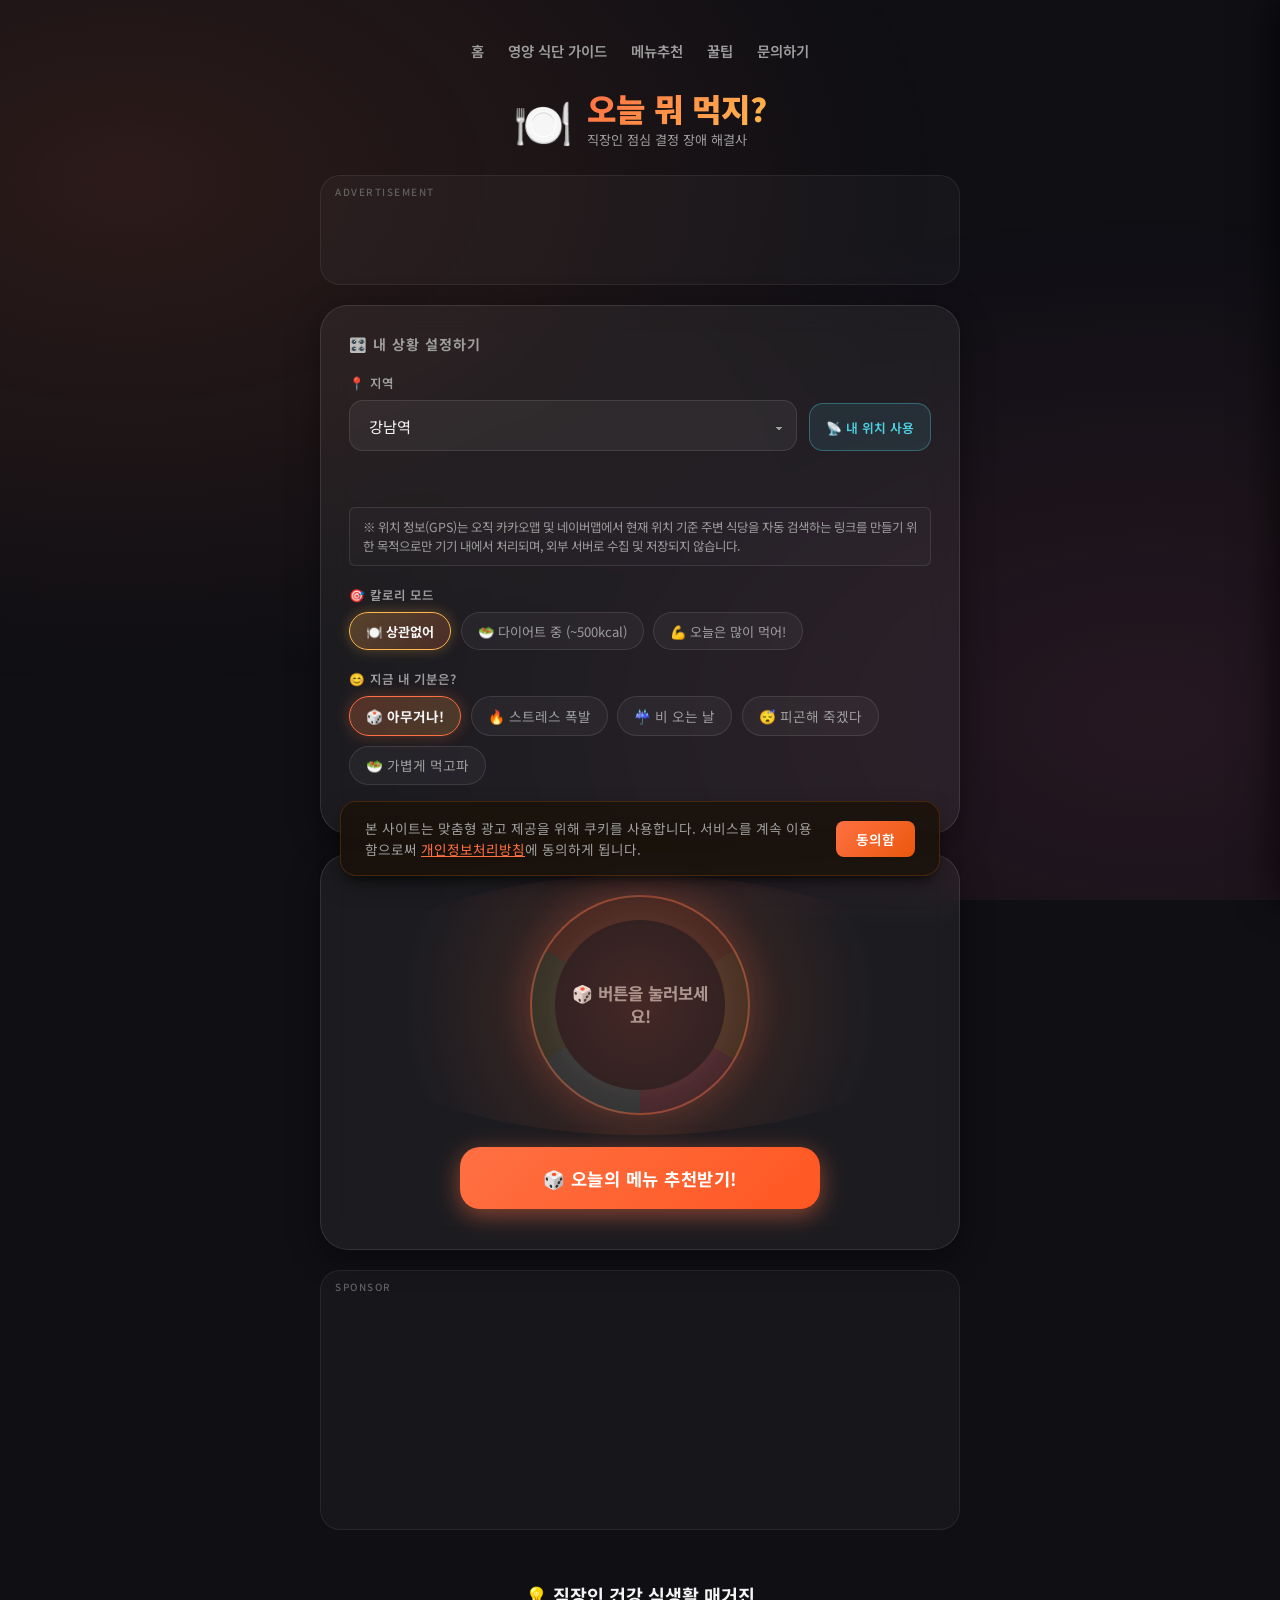
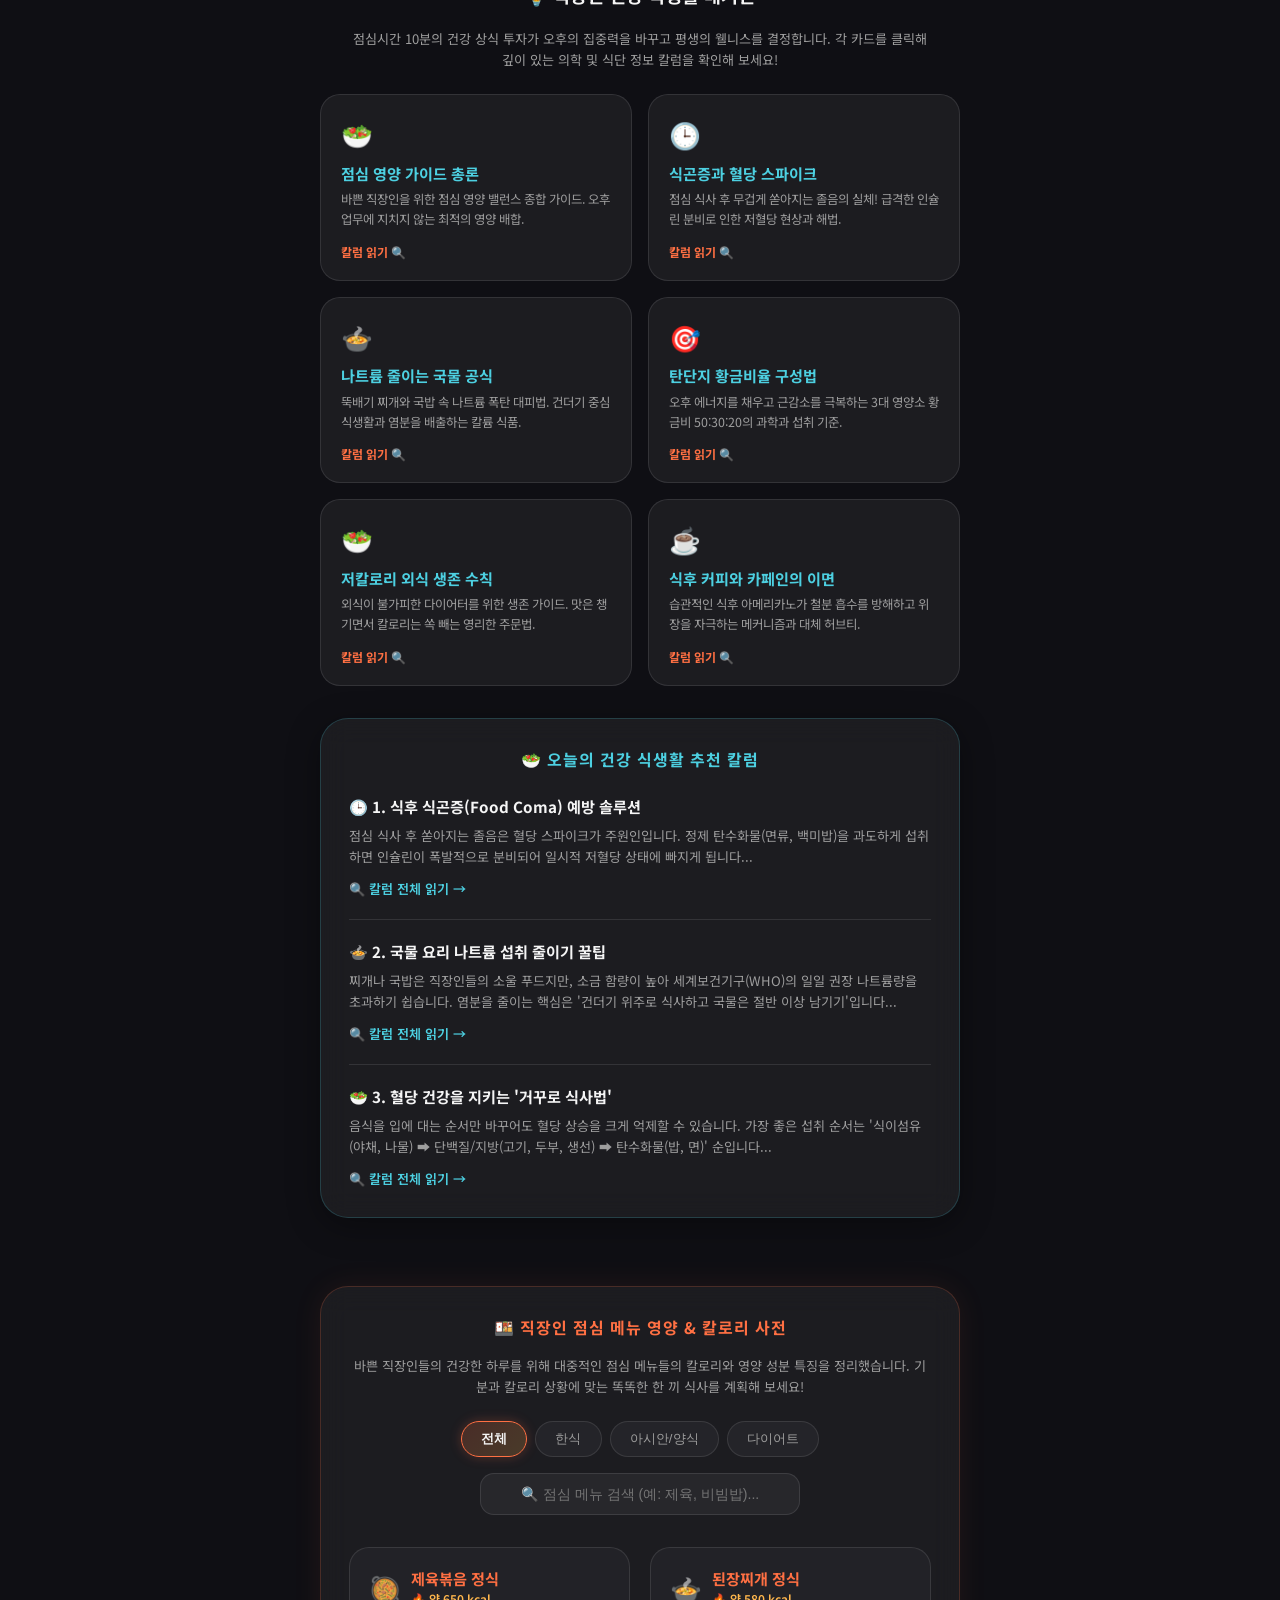
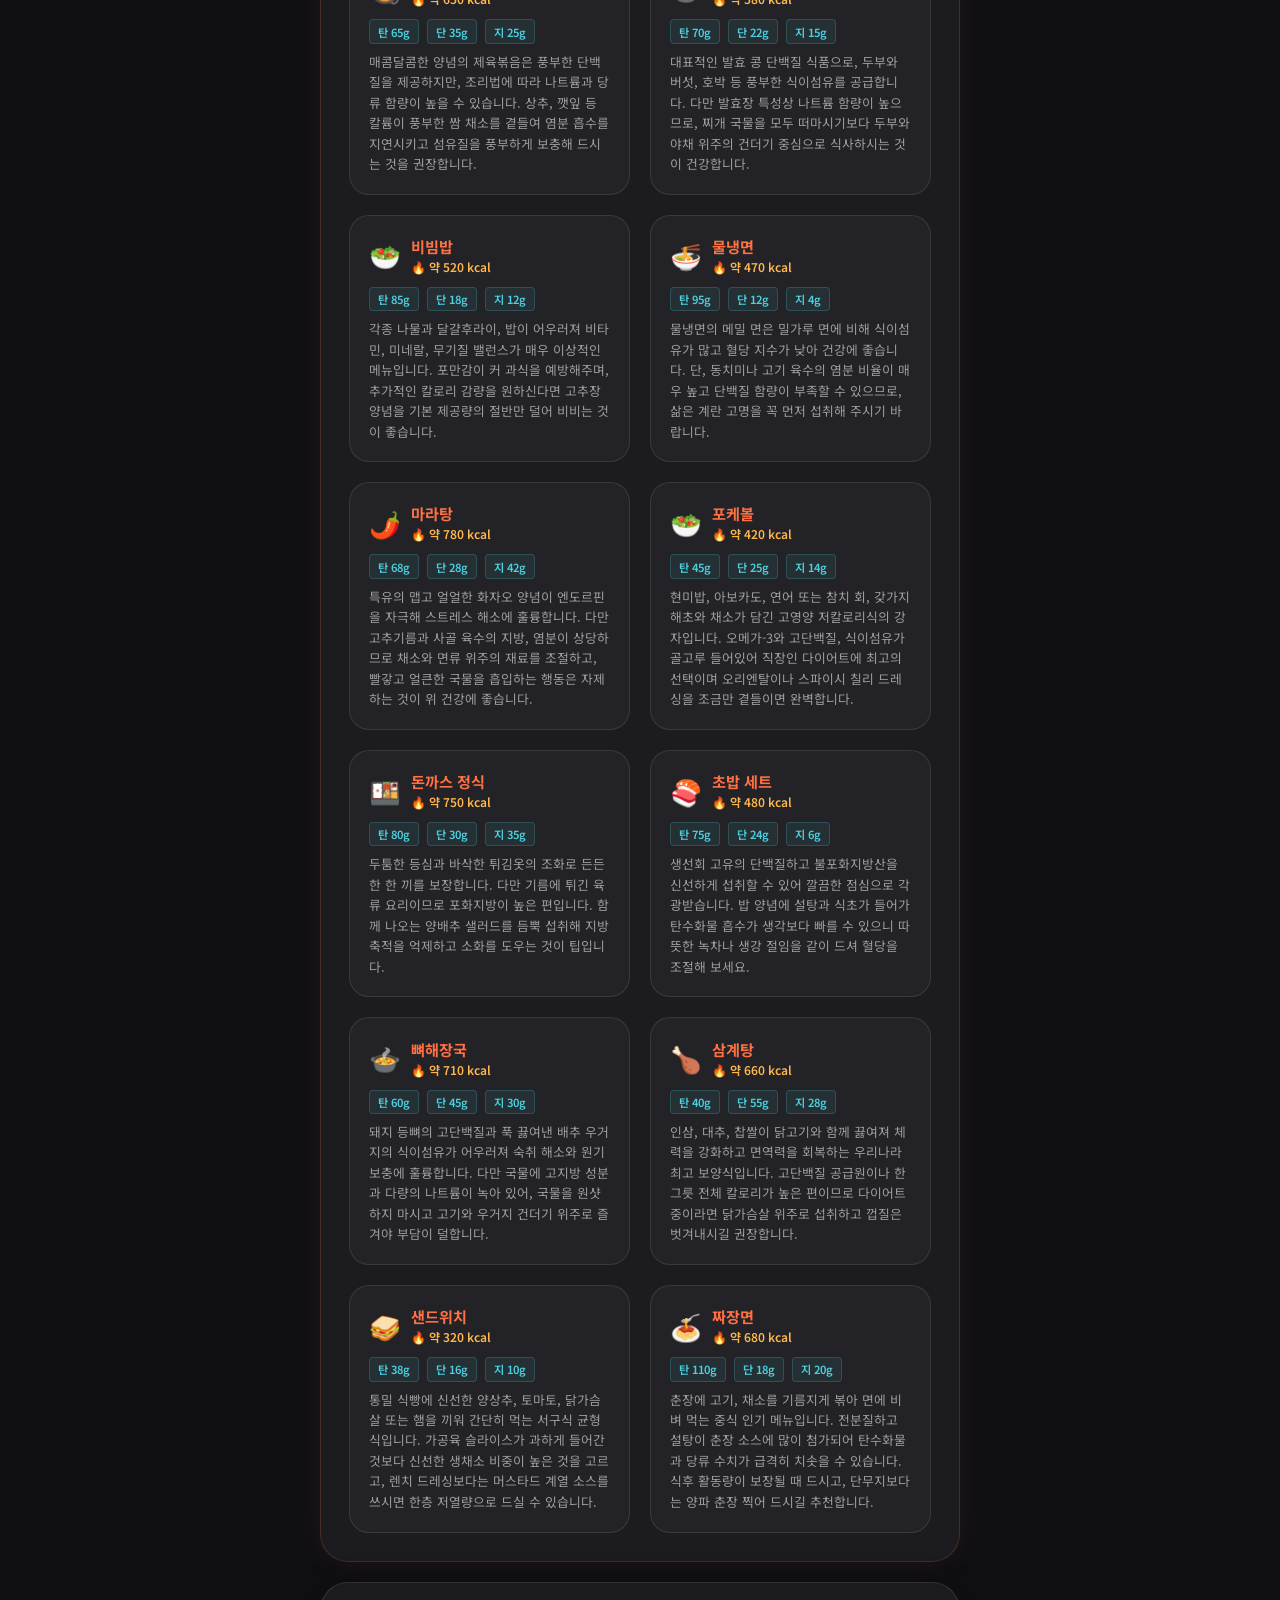
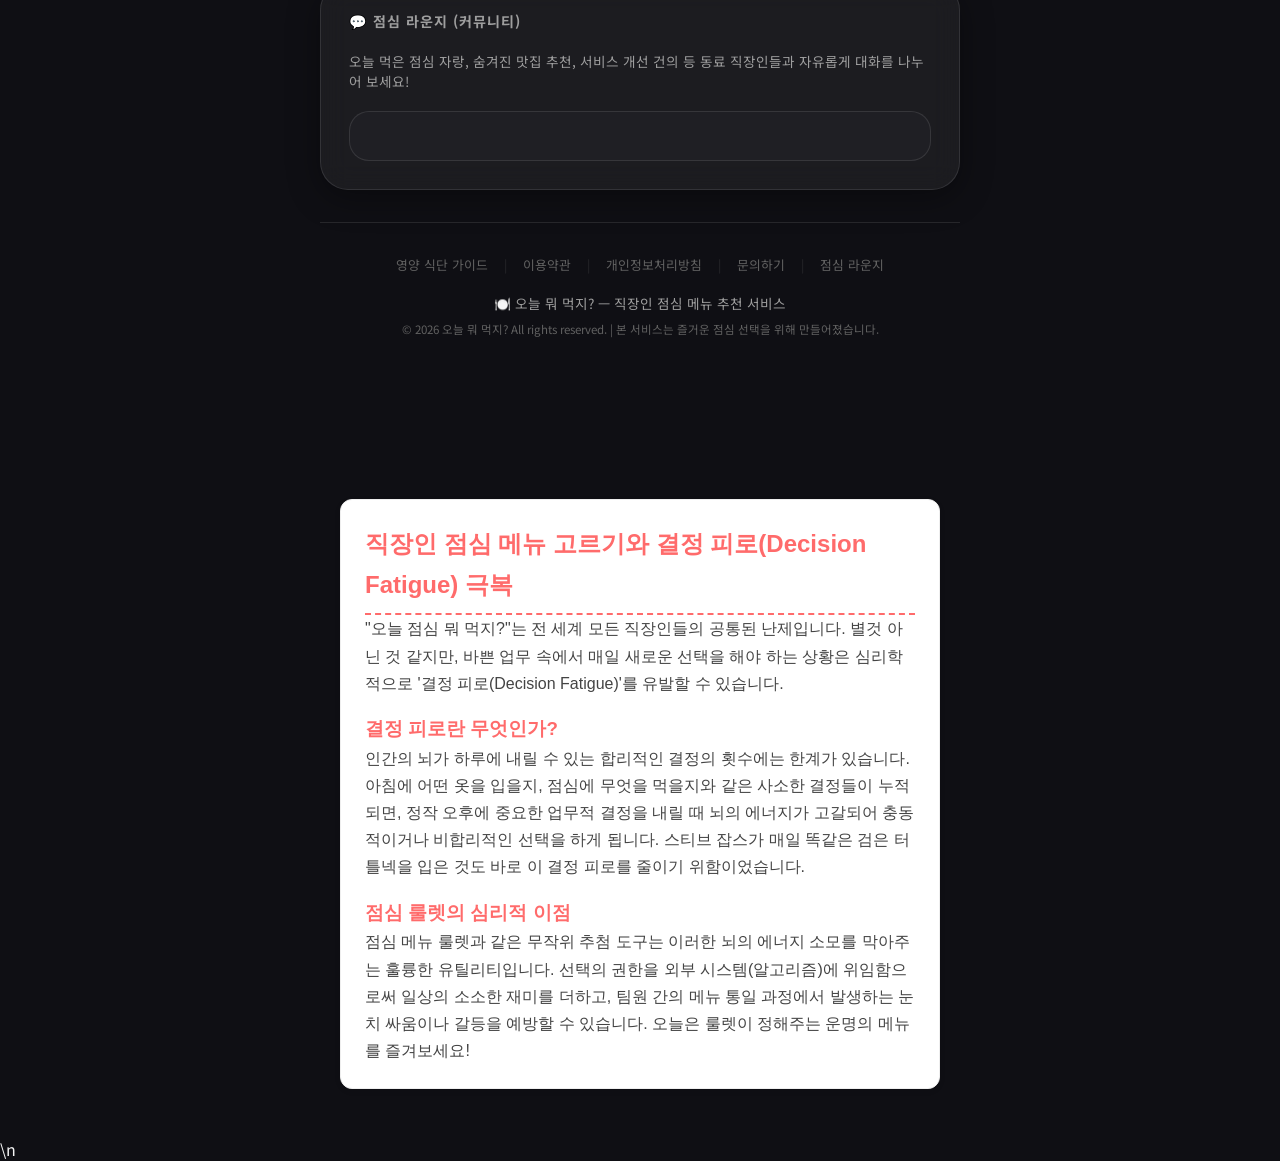
<file: index.html>
<!DOCTYPE html>
<html lang="ko">
<head>
    <meta charset="UTF-8">
    <meta name="viewport" content="width=device-width, initial-scale=1.0">
    <title>오늘 뭐 먹지? | 직장인 점심 메뉴 추천 룰렛 🍽️</title>
    <meta name="description" content="결정 장애 직장인을 위한 점심 메뉴 추천 룰렛! 기분, 칼로리, 내 위치에 맞는 맞춤형 점심 메뉴를 뽑아드려요. 이번 주 뭐 먹었는지 기록도 확인하세요!">
    <meta name="keywords" content="직장인 점심, 점심 메뉴 추천, 오늘 뭐 먹지, 점심 룰렛, 메뉴 뽑기, 밥 메뉴 추천, 강남역 점심, 여의도 점심, 메뉴 결정 장애">
    <meta property="og:title" content="오늘 뭐 먹지? | 직장인 점심 메뉴 추천 룰렛">
    <meta property="og:description" content="기분, 칼로리, 내 위치에 맞는 맞춤형 점심 메뉴를 뽑아보세요!">
    <meta property="og:type" content="website">
    
    <!-- JSON-LD Structured Data -->
    <script type="application/ld+json">
    {
      "@context": "https://schema.org",
      "@type": "WebApplication",
      "name": "오늘 뭐 먹지? - 점심 메뉴 추천 룰렛",
      "description": "결정 장애 직장인을 위한 맞춤형 점심 메뉴 추천 룰렛 유틸리티 웹앱",
      "applicationCategory": "UtilitiesApplication",
      "operatingSystem": "All",
      "offers": {
        "@type": "Offer",
        "price": "0",
        "priceCurrency": "KRW"
      }
    }
    </script>
    <!-- Google AdSense -->
    <meta name="google-adsense-account" content="ca-pub-3114463937796990">
    <script async src="https://pagead2.googlesyndication.com/pagead/js/adsbygoogle.js?client=ca-pub-3114463937796990" crossorigin="anonymous"></script>
    <!-- Google Fonts -->
    <link href="https://fonts.googleapis.com/css2?family=Noto+Sans+KR:wght@300;400;500;700;900&family=Outfit:wght@400;700;900&display=swap" rel="stylesheet">
    <link rel="stylesheet" href="style.css">
</head>
<body>
    <!-- Cookie Consent Banner -->
    <div class="cookie-banner" id="cookie-banner" style="display: none;">
        <p>본 사이트는 맞춤형 광고 제공을 위해 쿠키를 사용합니다. 서비스를 계속 이용함으로써 <a href="privacy.html">개인정보처리방침</a>에 동의하게 됩니다.</p>
        <button id="cookie-accept-btn" onclick="acceptCookies()">동의함</button>
    </div>

    <div class="app-wrapper">

        <!-- ===== HEADER ===== -->
        <header class="site-header" id="top">
            <nav class="top-nav">
                <a href="index.html">홈</a>
                <a href="diet-guide.html">영양 식단 가이드</a>
                <a href="#main-content">메뉴추천</a>
                <a href="#info-section">꿀팁</a>
                <a href="#" id="contact-toggle-btn">문의하기</a>
            </nav>
            <div class="logo-block">
                <span class="logo-emoji">🍽️</span>
                <div>
                    <h1 class="site-title">오늘 뭐 먹지?</h1>
                    <p class="site-tagline">직장인 점심 결정 장애 해결사</p>
                </div>
            </div>
        </header>

        <!-- ===== TOP AD ===== -->
        <div class="ad-wrap top-ad">
            <span class="ad-label">Advertisement</span>
            <ins class="adsbygoogle"
                 style="display:block"
                 data-ad-client="ca-pub-3114463937796990"
                 data-ad-slot="auto"
                 data-ad-format="horizontal"
                 data-full-width-responsive="true"></ins>
            <script>(adsbygoogle = window.adsbygoogle || []).push({});</script>
        </div>

        <!-- ===== MAIN ===== -->
        <main id="main-content">

            <!-- SETUP CARD -->
            <section class="card setup-card">
                <h2 class="card-title">🎛️ 내 상황 설정하기</h2>

                <!-- Location Row -->
                <div class="location-row">
                    <div class="form-group">
                        <label for="region">📍 지역</label>
                        <div class="select-wrap">
                            <select id="region">
                                <option value="강남역">강남역</option>
                                <option value="홍대입구">홍대입구</option>
                                <option value="여의도">여의도</option>
                                <option value="광화문">광화문</option>
                                <option value="신촌">신촌</option>
                                <option value="건대입구">건대입구</option>
                                <option value="혜화">혜화</option>
                                <option value="잠실">잠실</option>
                                <option value="판교">판교</option>
                                <option value="서초">서초</option>
                            </select>
                            <span class="select-arrow">▾</span>
                        </div>
                    </div>
                    <!-- GPS Button -->
                    <button class="gps-btn" id="gpsBtn" title="내 위치로 검색">
                        <span id="gpsBtnText">📡 내 위치 사용</span>
                    </button>
                </div>
                <p class="gps-status" id="gpsStatus"></p>

                <p class="gps-disclaimer" style="font-size: 0.78rem; color: var(--text-sub); margin-top: 0.5rem; margin-bottom: 1.25rem; line-height: 1.5; padding: 0.6rem 0.8rem; background: rgba(255, 255, 255, 0.02); border-radius: 6px; border: 1px solid var(--border);">
                    ※ 위치 정보(GPS)는 오직 카카오맵 및 네이버맵에서 현재 위치 기준 주변 식당을 자동 검색하는 링크를 만들기 위한 목적으로만 기기 내에서 처리되며, 외부 서버로 수집 및 저장되지 않습니다.
                </p>

                <!-- 🎯 Calorie Mode -->
                <div class="form-group calorie-group">
                    <label>🎯 칼로리 모드</label>
                    <div class="calorie-mode-grid" id="calorieModeGrid">
                        <button class="calorie-btn active" data-cal="all">🍽️ 상관없어</button>
                        <button class="calorie-btn" data-cal="light">🥗 다이어트 중 (~500kcal)</button>
                        <button class="calorie-btn" data-cal="feast">💪 오늘은 많이 먹어!</button>
                    </div>
                </div>

                <!-- Mood -->
                <div class="form-group">
                    <label>😊 지금 내 기분은?</label>
                    <div class="mood-grid" id="moodGrid">
                        <button class="mood-btn active" data-mood="random">🎲 아무거나!</button>
                        <button class="mood-btn" data-mood="stress">🔥 스트레스 폭발</button>
                        <button class="mood-btn" data-mood="rain">☔ 비 오는 날</button>
                        <button class="mood-btn" data-mood="tired">😴 피곤해 죽겠다</button>
                        <button class="mood-btn" data-mood="light">🥗 가볍게 먹고파</button>
                    </div>
                </div>
            </section>

            <!-- ROULETTE SECTION -->
            <section class="roulette-section card">
                <div class="roulette-display-wrap">
                    <div class="roulette-glow"></div>
                    <div class="roulette-board" id="rouletteBoard">
                        <div class="roulette-inner">
                            <span id="rouletteText" class="roulette-text">🎲 버튼을 눌러보세요!</span>
                        </div>
                    </div>
                </div>
                <button id="spinBtn" class="spin-btn">
                    <span>🎲 오늘의 메뉴 추천받기!</span>
                </button>
            </section>

            <!-- RESULT CARD -->
            <section id="resultSection" class="result-card card hidden">
                <div class="result-header">
                    <span class="result-crown">🎉</span>
                    <h2 class="result-title">오늘의 추천 메뉴!</h2>
                </div>
                <div class="result-menu-box">
                    <span id="resultMenu" class="result-menu-text"></span>
                    <div class="result-cal-badge" id="resultCalBadge"></div>
                </div>
                <p class="result-desc" id="resultDesc"></p>
                <p class="result-meta" id="resultMeta"></p>

                <!-- Result Card Ad Slot (Monetization Boost) -->
                <div class="result-ad-wrap" style="margin: 1.25rem 0; width: 100%; border: 1px solid rgba(255,255,255,.05); border-radius: var(--r-sm); background: rgba(255,255,255,.02); padding: 0.8rem 0.5rem; text-align: center; display: flex; flex-direction: column; align-items: center; justify-content: center;">
                    <span class="ad-label" style="position: static; font-size: 0.6rem; color: var(--text-dim); text-transform: uppercase; margin-bottom: 0.4rem; letter-spacing: 1.5px; font-weight: 600;">Sponsored Ad</span>
                    <ins class="adsbygoogle"
                         style="display:block; min-height: 90px;"
                         data-ad-client="ca-pub-3114463937796990"
                         data-ad-slot="auto"
                         data-ad-format="horizontal"
                         data-full-width-responsive="true"></ins>
                    <script>(adsbygoogle = window.adsbygoogle || []).push({});</script>
                </div>

                <!-- Post-meal Action Box -->
                <div class="action-box" id="actionBox" style="display:none;"></div>

                <!-- ⭐ Like Button -->
                <div class="like-row">
                    <button class="like-btn" id="likeBtn">
                        <span class="like-icon" id="likeIcon">🤍</span>
                        <span id="likeBtnText">맛있었어요!</span>
                        <span class="like-count" id="likeCount"></span>
                    </button>
                </div>

                <p id="mapTitle" class="search-tip">💡 가까운 맛집 실시간 지도</p>
                <div id="inAppMap" class="in-app-map" style="display:none; width: 100%; height: 260px; border-radius: var(--r-md); margin-bottom: 1rem; border: 1px solid rgba(255,255,255,.08); box-shadow: 0 4px 20px rgba(0,0,0,.3);"></div>

                <div id="fallbackMapBtns" class="map-btns">
                    <a id="naverMapLink" href="#" target="_blank" rel="noopener" class="map-btn naver">
                        <span>N</span> 네이버 맛집 검색
                    </a>
                    <a id="kakaoMapLink" href="#" target="_blank" rel="noopener" class="map-btn kakao">
                        <span>K</span> 카카오 맛집 검색
                    </a>
                </div>

                <p class="search-tip" style="margin-top: 1.25rem;">🛵 배달앱으로 즉시 주문하기</p>
                <div class="delivery-btns" style="display: flex; gap: 0.75rem; justify-content: center; margin-bottom: 1.5rem;">
                    <a id="baeminLink" href="#" target="_blank" rel="noopener" class="delivery-btn baemin">
                        <span>🛵</span> 배민 즉시 검색
                    </a>
                    <a id="coupangeatsLink" href="#" target="_blank" rel="noopener" class="delivery-btn eats">
                        <span>⚡</span> 쿠팡이츠 검색
                    </a>
                </div>

                <!-- Shopping Affiliate Recommendation Card (Dynamic) -->
                <div id="shoppingRecommendCard" class="shopping-recommend-card" style="display: none;">
                    <div class="shop-card-badge">✨ 맞춤 추천 식단</div>
                    <div class="shop-card-content">
                        <div class="shop-card-img-wrap">
                            <span id="shopItemEmoji" class="shop-item-emoji">🛒</span>
                        </div>
                        <div class="shop-card-detail">
                            <h4 id="shopItemName" class="shop-item-name">추천 식단 상품</h4>
                            <p id="shopItemPrice" class="shop-item-price">특가 판매 중</p>
                            <p id="shopItemDesc" class="shop-item-desc">이 룰렛 메뉴와 찰떡궁합인 식단 추천 상품입니다!</p>
                        </div>
                    </div>
                    <a id="shopItemLink" href="#" target="_blank" rel="noopener" class="shop-buy-btn">
                        🛒 최저가 구매하기 (3% 추가 적립)
                    </a>
                </div>

                <button class="retry-btn" id="retryBtn" style="margin-top: 1rem;">↩ 다른 메뉴 뽑기</button>

                <!-- Share Section -->
                <div class="share-wrap">
                    <p class="share-title">오늘의 메뉴 공유하기 🔗</p>
                    <div class="share-btns">
                        <button class="share-btn share-kakao" id="shareKakaoBtn">💬 공유하기</button>
                        <button class="share-btn share-tg" id="shareTgBtn">✈️ 텔레그램</button>
                        <button class="share-btn share-link" id="shareLinkBtn">🔗 링크 복사</button>
                    </div>
                </div>
            </section>

            <!-- DRINK RECOMMENDATION SECTION -->
            <section id="drinkSection" class="card drink-section hidden">
                <div class="drink-header">
                    <span class="drink-icon">🥤</span>
                    <h2 class="drink-title">식후엔 음료 한 잔!</h2>
                </div>
                <button id="drinkSpinBtn" class="drink-spin-btn">☕ 오늘 나에게 어울리는 음료는?</button>
                <div id="drinkResult" class="drink-result"></div>
                <p id="drinkDesc" class="drink-desc"></p>
            </section>

            <!-- ⭐ HALL OF FAME -->
            <section class="card hall-card" id="hallCard" style="display:none;">
                <h2 class="card-title">🏆 인기 메뉴 명예의 전당</h2>
                <ul class="hall-list" id="hallList"></ul>
            </section>

            <!-- Mid Ad -->
            <div class="ad-wrap mid-ad">
                <span class="ad-label">Sponsor</span>
                <ins class="adsbygoogle"
                     style="display:block"
                     data-ad-client="ca-pub-3114463937796990"
                     data-ad-slot="auto"
                     data-ad-format="rectangle"
                     data-full-width-responsive="true"></ins>
                <script>(adsbygoogle = window.adsbygoogle || []).push({});</script>
            </div>

            <!-- 🗓️ WEEKLY HISTORY -->
            <section class="card history-card" id="historyCard" style="display:none;">
                <div class="history-header-row">
                    <h2 class="card-title" style="margin-bottom:0;">🗓️ 이번 주 뭐 먹었지?</h2>
                    <button class="clear-btn" id="clearHistoryBtn">전체 삭제</button>
                </div>
                <p class="history-sub">최근 7일간 뽑은 메뉴 기록입니다. 중복은 피해드려요!</p>
                <ul class="history-list" id="historyList"></ul>
            </section>

        </main>

                <!-- INFO SECTION (직장인 건강 식생활 매거진) -->
        <section class="info-section" id="info-section">
            <h2 class="info-section-title">💡 직장인 건강 식생활 매거진</h2>
            <p style="font-size: 0.82rem; color: var(--text-sub); text-align: center; margin-bottom: 1.5rem; line-height: 1.6; padding: 0 1.5rem; word-break: keep-all;">
                점심시간 10분의 건강 상식 투자가 오후의 집중력을 바꾸고 평생의 웰니스를 결정합니다. 각 카드를 클릭해 깊이 있는 의학 및 식단 정보 칼럼을 확인해 보세요!
            </p>
            <div class="tips-grid">
                <a href="diet-guide.html" class="tip-card-link" style="text-decoration: none; color: inherit; display: block; height: 100%;">
                    <div class="tip-card" style="height: 100%; transition: all 0.3s; display: flex; flex-direction: column; justify-content: space-between;">
                        <div>
                            <span class="tip-icon">🥗</span>
                            <h3 style="color: var(--teal); font-size: 0.95rem; margin-top: 0.3rem;">점심 영양 가이드 총론</h3>
                            <p style="margin-top: 0.4rem;">바쁜 직장인을 위한 점심 영양 밸런스 종합 가이드. 오후 업무에 지치지 않는 최적의 영양 배합.</p>
                        </div>
                        <span style="color: var(--orange); font-size: 0.75rem; font-weight: 700; margin-top: 0.8rem; display: block;">칼럼 읽기 🔍</span>
                    </div>
                </a>
                <a href="glucose-spike.html" class="tip-card-link" style="text-decoration: none; color: inherit; display: block; height: 100%;">
                    <div class="tip-card" style="height: 100%; transition: all 0.3s; display: flex; flex-direction: column; justify-content: space-between;">
                        <div>
                            <span class="tip-icon">🕒</span>
                            <h3 style="color: var(--teal); font-size: 0.95rem; margin-top: 0.3rem;">식곤증과 혈당 스파이크</h3>
                            <p style="margin-top: 0.4rem;">점심 식사 후 무겁게 쏟아지는 졸음의 실체! 급격한 인슐린 분비로 인한 저혈당 현상과 해법.</p>
                        </div>
                        <span style="color: var(--orange); font-size: 0.75rem; font-weight: 700; margin-top: 0.8rem; display: block;">칼럼 읽기 🔍</span>
                    </div>
                </a>
                <a href="sodium-cut.html" class="tip-card-link" style="text-decoration: none; color: inherit; display: block; height: 100%;">
                    <div class="tip-card" style="height: 100%; transition: all 0.3s; display: flex; flex-direction: column; justify-content: space-between;">
                        <div>
                            <span class="tip-icon">🍲</span>
                            <h3 style="color: var(--teal); font-size: 0.95rem; margin-top: 0.3rem;">나트륨 줄이는 국물 공식</h3>
                            <p style="margin-top: 0.4rem;">뚝배기 찌개와 국밥 속 나트륨 폭탄 대피법. 건더기 중심 식생활과 염분을 배출하는 칼륨 식품.</p>
                        </div>
                        <span style="color: var(--orange); font-size: 0.75rem; font-weight: 700; margin-top: 0.8rem; display: block;">칼럼 읽기 🔍</span>
                    </div>
                </a>
                <a href="macro-balance.html" class="tip-card-link" style="text-decoration: none; color: inherit; display: block; height: 100%;">
                    <div class="tip-card" style="height: 100%; transition: all 0.3s; display: flex; flex-direction: column; justify-content: space-between;">
                        <div>
                            <span class="tip-icon">🎯</span>
                            <h3 style="color: var(--teal); font-size: 0.95rem; margin-top: 0.3rem;">탄단지 황금비율 구성법</h3>
                            <p style="margin-top: 0.4rem;">오후 에너지를 채우고 근감소를 극복하는 3대 영양소 황금비 50:30:20의 과학과 섭취 기준.</p>
                        </div>
                        <span style="color: var(--orange); font-size: 0.75rem; font-weight: 700; margin-top: 0.8rem; display: block;">칼럼 읽기 🔍</span>
                    </div>
                </a>
                <a href="diet-rest.html" class="tip-card-link" style="text-decoration: none; color: inherit; display: block; height: 100%;">
                    <div class="tip-card" style="height: 100%; transition: all 0.3s; display: flex; flex-direction: column; justify-content: space-between;">
                        <div>
                            <span class="tip-icon">🥗</span>
                            <h3 style="color: var(--teal); font-size: 0.95rem; margin-top: 0.3rem;">저칼로리 외식 생존 수칙</h3>
                            <p style="margin-top: 0.4rem;">외식이 불가피한 다이어터를 위한 생존 가이드. 맛은 챙기면서 칼로리는 쏙 빼는 영리한 주문법.</p>
                        </div>
                        <span style="color: var(--orange); font-size: 0.75rem; font-weight: 700; margin-top: 0.8rem; display: block;">칼럼 읽기 🔍</span>
                    </div>
                </a>
                <a href="coffee-culture.html" class="tip-card-link" style="text-decoration: none; color: inherit; display: block; height: 100%;">
                    <div class="tip-card" style="height: 100%; transition: all 0.3s; display: flex; flex-direction: column; justify-content: space-between;">
                        <div>
                            <span class="tip-icon">☕</span>
                            <h3 style="color: var(--teal); font-size: 0.95rem; margin-top: 0.3rem;">식후 커피와 카페인의 이면</h3>
                            <p style="margin-top: 0.4rem;">습관적인 식후 아메리카노가 철분 흡수를 방해하고 위장을 자극하는 메커니즘과 대체 허브티.</p>
                        </div>
                        <span style="color: var(--orange); font-size: 0.75rem; font-weight: 700; margin-top: 0.8rem; display: block;">칼럼 읽기 🔍</span>
                    </div>
                </a>
            </div>

            <!-- Health Articles Section -->
            <div class="health-articles card" style="margin-top: 2rem; border-color: rgba(77,208,225,0.2);">
                <h3 class="card-title" style="color: var(--teal); font-size: 1rem; text-align: center; margin-bottom: 1.5rem;">🥗 오늘의 건강 식생활 추천 칼럼</h3>
                
                <div class="article-item" style="border-bottom: 1px solid var(--border); padding-bottom: 1.25rem; margin-bottom: 1.25rem;">
                    <h4 style="color: var(--text); font-size: 0.95rem; margin-bottom: 0.5rem; font-weight: 700;">🕒 1. 식후 식곤증(Food Coma) 예방 솔루션</h4>
                    <p style="color: var(--text-sub); font-size: 0.82rem; line-height: 1.6; margin-bottom: 0.5rem;">
                        점심 식사 후 쏟아지는 졸음은 혈당 스파이크가 주원인입니다. 정제 탄수화물(면류, 백미밥)을 과도하게 섭취하면 인슐린이 폭발적으로 분비되어 일시적 저혈당 상태에 빠지게 됩니다...
                    </p>
                    <a href="glucose-spike.html" style="color: var(--teal); font-size: 0.82rem; font-weight: 600; text-decoration: none;">🔍 칼럼 전체 읽기 →</a>
                </div>

                <div class="article-item" style="border-bottom: 1px solid var(--border); padding-bottom: 1.25rem; margin-bottom: 1.25rem;">
                    <h4 style="color: var(--text); font-size: 0.95rem; margin-bottom: 0.5rem; font-weight: 700;">🍲 2. 국물 요리 나트륨 섭취 줄이기 꿀팁</h4>
                    <p style="color: var(--text-sub); font-size: 0.82rem; line-height: 1.6; margin-bottom: 0.5rem;">
                        찌개나 국밥은 직장인들의 소울 푸드지만, 소금 함량이 높아 세계보건기구(WHO)의 일일 권장 나트륨량을 초과하기 쉽습니다. 염분을 줄이는 핵심은 '건더기 위주로 식사하고 국물은 절반 이상 남기기'입니다...
                    </p>
                    <a href="sodium-cut.html" style="color: var(--teal); font-size: 0.82rem; font-weight: 600; text-decoration: none;">🔍 칼럼 전체 읽기 →</a>
                </div>

                <div class="article-item" style="padding-bottom: 0;">
                    <h4 style="color: var(--text); font-size: 0.95rem; margin-bottom: 0.5rem; font-weight: 700;">🥗 3. 혈당 건강을 지키는 '거꾸로 식사법'</h4>
                    <p style="color: var(--text-sub); font-size: 0.82rem; line-height: 1.6; margin-bottom: 0.5rem;">
                        음식을 입에 대는 순서만 바꾸어도 혈당 상승을 크게 억제할 수 있습니다. 가장 좋은 섭취 순서는 '식이섬유(야채, 나물) ➡️ 단백질/지방(고기, 두부, 생선) ➡️ 탄수화물(밥, 면)' 순입니다...
                    </p>
                    <a href="macro-balance.html" style="color: var(--teal); font-size: 0.82rem; font-weight: 600; text-decoration: none;">🔍 칼럼 전체 읽기 →</a>
                </div>
            </div>
        </section>

        <!-- ===== NUTRITION DICTIONARY ===== -->
        <section class="dictionary-section card" id="dictionary-section">
            <h2 class="card-title" style="color: var(--orange); font-size: 1rem; text-align: center; margin-bottom: 1rem;">🍱 직장인 점심 메뉴 영양 & 칼로리 사전</h2>
            <p class="dict-intro" style="font-size: 0.82rem; color: var(--text-sub); text-align: center; margin-bottom: 1.5rem; line-height: 1.6;">
                바쁜 직장인들의 건강한 하루를 위해 대중적인 점심 메뉴들의 칼로리와 영양 성분 특징을 정리했습니다. 기분과 칼로리 상황에 맞는 똑똑한 한 끼 식사를 계획해 보세요!
            </p>

            <!-- Search and Filter Wrap -->
            <div class="dict-filter-wrap">
                <div class="dict-tabs">
                    <button class="dict-tab-btn active" data-filter="all">전체</button>
                    <button class="dict-tab-btn" data-filter="korean">한식</button>
                    <button class="dict-tab-btn" data-filter="asian">아시안/양식</button>
                    <button class="dict-tab-btn" data-filter="diet">다이어트</button>
                </div>
                <input type="text" class="dict-search-input" id="dictSearch" placeholder="🔍 점심 메뉴 검색 (예: 제육, 비빔밥)..." autocomplete="off">
            </div>

            <div class="dict-grid" id="dictGrid">
                <!-- Menu 1 -->
                <div class="dict-card" data-category="korean">
                    <div class="dict-header">
                        <span class="dict-emoji">🥘</span>
                        <div>
                            <h3 class="dict-name">제육볶음 정식</h3>
                            <span class="dict-kcal">🔥 약 650 kcal</span>
                        </div>
                    </div>
                    <div class="dict-macros">
                        <span class="dict-macro-item">탄 65g</span>
                        <span class="dict-macro-item">단 35g</span>
                        <span class="dict-macro-item">지 25g</span>
                    </div>
                    <p class="dict-desc">매콤달콤한 양념의 제육볶음은 풍부한 단백질을 제공하지만, 조리법에 따라 나트륨과 당류 함량이 높을 수 있습니다. 상추, 깻잎 등 칼륨이 풍부한 쌈 채소를 곁들여 염분 흡수를 지연시키고 섬유질을 풍부하게 보충해 드시는 것을 권장합니다.</p>
                </div>
                <!-- Menu 2 -->
                <div class="dict-card" data-category="korean">
                    <div class="dict-header">
                        <span class="dict-emoji">🍲</span>
                        <div>
                            <h3 class="dict-name">된장찌개 정식</h3>
                            <span class="dict-kcal">🔥 약 580 kcal</span>
                        </div>
                    </div>
                    <div class="dict-macros">
                        <span class="dict-macro-item">탄 70g</span>
                        <span class="dict-macro-item">단 22g</span>
                        <span class="dict-macro-item">지 15g</span>
                    </div>
                    <p class="dict-desc">대표적인 발효 콩 단백질 식품으로, 두부와 버섯, 호박 등 풍부한 식이섬유를 공급합니다. 다만 발효장 특성상 나트륨 함량이 높으므로, 찌개 국물을 모두 떠마시기보다 두부와 야채 위주의 건더기 중심으로 식사하시는 것이 건강합니다.</p>
                </div>
                <!-- Menu 3 -->
                <div class="dict-card" data-category="korean">
                    <div class="dict-header">
                        <span class="dict-emoji">🥗</span>
                        <div>
                            <h3 class="dict-name">비빔밥</h3>
                            <span class="dict-kcal">🔥 약 520 kcal</span>
                        </div>
                    </div>
                    <div class="dict-macros">
                        <span class="dict-macro-item">탄 85g</span>
                        <span class="dict-macro-item">단 18g</span>
                        <span class="dict-macro-item">지 12g</span>
                    </div>
                    <p class="dict-desc">각종 나물과 달걀후라이, 밥이 어우러져 비타민, 미네랄, 무기질 밸런스가 매우 이상적인 메뉴입니다. 포만감이 커 과식을 예방해주며, 추가적인 칼로리 감량을 원하신다면 고추장 양념을 기본 제공량의 절반만 덜어 비비는 것이 좋습니다.</p>
                </div>
                <!-- Menu 4 -->
                <div class="dict-card" data-category="korean">
                    <div class="dict-header">
                        <span class="dict-emoji">🍜</span>
                        <div>
                            <h3 class="dict-name">물냉면</h3>
                            <span class="dict-kcal">🔥 약 470 kcal</span>
                        </div>
                    </div>
                    <div class="dict-macros">
                        <span class="dict-macro-item">탄 95g</span>
                        <span class="dict-macro-item">단 12g</span>
                        <span class="dict-macro-item">지 4g</span>
                    </div>
                    <p class="dict-desc">물냉면의 메밀 면은 밀가루 면에 비해 식이섬유가 많고 혈당 지수가 낮아 건강에 좋습니다. 단, 동치미나 고기 육수의 염분 비율이 매우 높고 단백질 함량이 부족할 수 있으므로, 삶은 계란 고명을 꼭 먼저 섭취해 주시기 바랍니다.</p>
                </div>
                <!-- Menu 5 -->
                <div class="dict-card" data-category="asian">
                    <div class="dict-header">
                        <span class="dict-emoji">🌶️</span>
                        <div>
                            <h3 class="dict-name">마라탕</h3>
                            <span class="dict-kcal">🔥 약 780 kcal</span>
                        </div>
                    </div>
                    <div class="dict-macros">
                        <span class="dict-macro-item">탄 68g</span>
                        <span class="dict-macro-item">단 28g</span>
                        <span class="dict-macro-item">지 42g</span>
                    </div>
                    <p class="dict-desc">특유의 맵고 얼얼한 화자오 양념이 엔도르핀을 자극해 스트레스 해소에 훌륭합니다. 다만 고추기름과 사골 육수의 지방, 염분이 상당하므로 채소와 면류 위주의 재료를 조절하고, 빨갛고 얼큰한 국물을 흡입하는 행동은 자제하는 것이 위 건강에 좋습니다.</p>
                </div>
                <!-- Menu 6 -->
                <div class="dict-card" data-category="diet">
                    <div class="dict-header">
                        <span class="dict-emoji">🥗</span>
                        <div>
                            <h3 class="dict-name">포케볼</h3>
                            <span class="dict-kcal">🔥 약 420 kcal</span>
                        </div>
                    </div>
                    <div class="dict-macros">
                        <span class="dict-macro-item">탄 45g</span>
                        <span class="dict-macro-item">단 25g</span>
                        <span class="dict-macro-item">지 14g</span>
                    </div>
                    <p class="dict-desc">현미밥, 아보카도, 연어 또는 참치 회, 갖가지 해초와 채소가 담긴 고영양 저칼로리식의 강자입니다. 오메가-3와 고단백질, 식이섬유가 골고루 들어있어 직장인 다이어트에 최고의 선택이며 오리엔탈이나 스파이시 칠리 드레싱을 조금만 곁들이면 완벽합니다.</p>
                </div>
                <!-- Menu 7 -->
                <div class="dict-card" data-category="asian">
                    <div class="dict-header">
                        <span class="dict-emoji">🍱</span>
                        <div>
                            <h3 class="dict-name">돈까스 정식</h3>
                            <span class="dict-kcal">🔥 약 750 kcal</span>
                        </div>
                    </div>
                    <div class="dict-macros">
                        <span class="dict-macro-item">탄 80g</span>
                        <span class="dict-macro-item">단 30g</span>
                        <span class="dict-macro-item">지 35g</span>
                    </div>
                    <p class="dict-desc">두툼한 등심과 바삭한 튀김옷의 조화로 든든한 한 끼를 보장합니다. 다만 기름에 튀긴 육류 요리이므로 포화지방이 높은 편입니다. 함께 나오는 양배추 샐러드를 듬뿍 섭취해 지방 축적을 억제하고 소화를 도우는 것이 팁입니다.</p>
                </div>
                <!-- Menu 8 -->
                <div class="dict-card" data-category="asian">
                    <div class="dict-header">
                        <span class="dict-emoji">🍣</span>
                        <div>
                            <h3 class="dict-name">초밥 세트</h3>
                            <span class="dict-kcal">🔥 약 480 kcal</span>
                        </div>
                    </div>
                    <div class="dict-macros">
                        <span class="dict-macro-item">탄 75g</span>
                        <span class="dict-macro-item">단 24g</span>
                        <span class="dict-macro-item">지 6g</span>
                    </div>
                    <p class="dict-desc">생선회 고유의 단백질하고 불포화지방산을 신선하게 섭취할 수 있어 깔끔한 점심으로 각광받습니다. 밥 양념에 설탕과 식초가 들어가 탄수화물 흡수가 생각보다 빠를 수 있으니 따뜻한 녹차나 생강 절임을 같이 드셔 혈당을 조절해 보세요.</p>
                </div>
                <!-- Menu 9 -->
                <div class="dict-card" data-category="korean">
                    <div class="dict-header">
                        <span class="dict-emoji">🍲</span>
                        <div>
                            <h3 class="dict-name">뼈해장국</h3>
                            <span class="dict-kcal">🔥 약 710 kcal</span>
                        </div>
                    </div>
                    <div class="dict-macros">
                        <span class="dict-macro-item">탄 60g</span>
                        <span class="dict-macro-item">단 45g</span>
                        <span class="dict-macro-item">지 30g</span>
                    </div>
                    <p class="dict-desc">돼지 등뼈의 고단백질과 푹 끓여낸 배추 우거지의 식이섬유가 어우러져 숙취 해소와 원기 보충에 훌륭합니다. 다만 국물에 고지방 성분과 다량의 나트륨이 녹아 있어, 국물을 원샷하지 마시고 고기와 우거지 건더기 위주로 즐겨야 부담이 덜합니다.</p>
                </div>
                <!-- Menu 10 -->
                <div class="dict-card" data-category="korean">
                    <div class="dict-header">
                        <span class="dict-emoji">🍗</span>
                        <div>
                            <h3 class="dict-name">삼계탕</h3>
                            <span class="dict-kcal">🔥 약 660 kcal</span>
                        </div>
                    </div>
                    <div class="dict-macros">
                        <span class="dict-macro-item">탄 40g</span>
                        <span class="dict-macro-item">단 55g</span>
                        <span class="dict-macro-item">지 28g</span>
                    </div>
                    <p class="dict-desc">인삼, 대추, 찹쌀이 닭고기와 함께 끓여져 체력을 강화하고 면역력을 회복하는 우리나라 최고 보양식입니다. 고단백질 공급원이나 한 그릇 전체 칼로리가 높은 편이므로 다이어트 중이라면 닭가슴살 위주로 섭취하고 껍질은 벗겨내시길 권장합니다.</p>
                </div>
                <!-- Menu 11 -->
                <div class="dict-card" data-category="diet">
                    <div class="dict-header">
                        <span class="dict-emoji">🥪</span>
                        <div>
                            <h3 class="dict-name">샌드위치</h3>
                            <span class="dict-kcal">🔥 약 320 kcal</span>
                        </div>
                    </div>
                    <div class="dict-macros">
                        <span class="dict-macro-item">탄 38g</span>
                        <span class="dict-macro-item">단 16g</span>
                        <span class="dict-macro-item">지 10g</span>
                    </div>
                    <p class="dict-desc">통밀 식빵에 신선한 양상추, 토마토, 닭가슴살 또는 햄을 끼워 간단히 먹는 서구식 균형식입니다. 가공육 슬라이스가 과하게 들어간 것보다 신선한 생채소 비중이 높은 것을 고르고, 렌치 드레싱보다는 머스타드 계열 소스를 쓰시면 한층 저열량으로 드실 수 있습니다.</p>
                </div>
                <!-- Menu 12 -->
                <div class="dict-card" data-category="asian">
                    <div class="dict-header">
                        <span class="dict-emoji">🍝</span>
                        <div>
                            <h3 class="dict-name">짜장면</h3>
                            <span class="dict-kcal">🔥 약 680 kcal</span>
                        </div>
                    </div>
                    <div class="dict-macros">
                        <span class="dict-macro-item">탄 110g</span>
                        <span class="dict-macro-item">단 18g</span>
                        <span class="dict-macro-item">지 20g</span>
                    </div>
                    <p class="dict-desc">춘장에 고기, 채소를 기름지게 볶아 면에 비벼 먹는 중식 인기 메뉴입니다. 전분질하고 설탕이 춘장 소스에 많이 첨가되어 탄수화물과 당류 수치가 급격히 치솟을 수 있습니다. 식후 활동량이 보장될 때 드시고, 단무지보다는 양파 춘장 찍어 드시길 추천합니다.</p>
                </div>
            </div>
            
            <!-- Dictionary Search & Filter Script -->
            <script>
                document.addEventListener('DOMContentLoaded', () => {
                    const searchInput = document.getElementById('dictSearch');
                    const tabBtns = document.querySelectorAll('.dict-tab-btn');
                    const dictCards = document.querySelectorAll('.dict-card');

                    let activeFilter = 'all';
                    let searchQuery = '';

                    function filterDictionary() {
                        dictCards.forEach(card => {
                            const category = card.dataset.category;
                            const name = card.querySelector('.dict-name').textContent.toLowerCase();
                            const desc = card.querySelector('.dict-desc').textContent.toLowerCase();
                            
                            const matchesCategory = (activeFilter === 'all' || category === activeFilter);
                            const matchesSearch = (name.includes(searchQuery) || desc.includes(searchQuery));

                            if (matchesCategory && matchesSearch) {
                                card.classList.remove('hidden-item');
                            } else {
                                card.classList.add('hidden-item');
                            }
                        });
                    }

                    // Tab Filter
                    tabBtns.forEach(btn => {
                        btn.addEventListener('click', () => {
                            tabBtns.forEach(b => b.classList.remove('active'));
                            btn.classList.add('active');
                            activeFilter = btn.dataset.filter;
                            filterDictionary();
                        });
                    });

                    // Search Filter
                    searchInput.addEventListener('input', (e) => {
                        searchQuery = e.target.value.toLowerCase().trim();
                        filterDictionary();
                    });
                });
            </script>
        </section>

        <!-- ===== COMMUNITY DISCUSSION (DISQUS) ===== -->
        <section class="card setup-card" id="community-section">
            <h2 class="card-title">💬 점심 라운지 (커뮤니티)</h2>
            <p style="font-size: 0.85rem; color: var(--text-sub); margin-bottom: 1.25rem; line-height: 1.5;">
                오늘 먹은 점심 자랑, 숨겨진 맛집 추천, 서비스 개선 건의 등 동료 직장인들과 자유롭게 대화를 나누어 보세요!
            </p>
            <div class="disqus-container">
                <div id="disqus_thread"></div>
                <script>
                    var disqus_config = function () {
                        this.page.url = 'https://memory-8nw.pages.dev/';
                        this.page.identifier = 'lunch-roulette-home';
                    };
                    (function() {
                        var d = document, s = d.createElement('script');
                        s.src = 'https://https-memory-8nw-pages-dev.disqus.com/embed.js';
                        s.setAttribute('data-timestamp', +new Date());
                        (d.head || d.body).appendChild(s);
                    })();
                </script>
                <noscript>Please enable JavaScript to view the <a href="https://disqus.com/?ref_noscript">comments powered by Disqus.</a></noscript>
            </div>
        </section>

        <!-- FOOTER -->
        <footer class="site-footer">
            <div class="footer-nav">
                <a href="diet-guide.html">영양 식단 가이드</a>
                <span class="divider">|</span>
                <a href="terms.html">이용약관</a>
                <span class="divider">|</span>
                <a href="privacy.html">개인정보처리방침</a>
                <span class="divider">|</span>
                <a href="#" id="footer-contact-link">문의하기</a>
                <span class="divider">|</span>
                <a href="#community-section">점심 라운지</a>
            </div>
            <div class="footer-inner">
                <p class="footer-main">🍽️ 오늘 뭐 먹지? — 직장인 점심 메뉴 추천 서비스</p>
                <p class="footer-sub">© 2026 오늘 뭐 먹지? All rights reserved. | 본 서비스는 즐거운 점심 선택을 위해 만들어졌습니다.</p>
            </div>
        </footer>

    </div>

    <!-- Contact Sidebar & Overlay -->
    <div id="sidebar-overlay" class="sidebar-overlay"></div>
    <div id="contact-sidebar" class="contact-sidebar">
        <div class="sidebar-header">
            <h2>✉️ 건의 및 문의하기</h2>
            <button id="sidebar-close-btn" class="sidebar-close-btn">&times;</button>
        </div>
        <p style="font-size: 0.82rem; color: var(--text-sub); margin-bottom: 1.5rem; line-height: 1.6;">
            서비스 이용 중 개선점이나 오류, 제안사항이 있으시면 아래 양식을 통해 보내주세요. 보내주신 의견은 소중히 검토하도록 하겠습니다.
        </p>
        <form id="contact-form" class="contact-form" action="https://formspree.io/f/xgoqrokn" method="POST">
            <div class="form-group">
                <label for="contact-name">이름 / 닉네임</label>
                <input type="text" id="contact-name" name="name" placeholder="이름을 입력해주세요" autocomplete="name" />
                <span class="error-message" data-fs-error="name"></span>
            </div>

            <div class="form-group">
                <label for="contact-email">이메일 주소</label>
                <input type="email" id="contact-email" name="email" placeholder="답변을 받으실 이메일을 입력해주세요" autocomplete="email" required />
                <span class="error-message" data-fs-error="email"></span>
            </div>

            <div class="form-group">
                <label for="contact-topic">문의 종류</label>
                <div class="select-wrap">
                    <select id="contact-topic" name="topic">
                        <option value="General Inquiry">일반 문의</option>
                        <option value="Bug Report">오류 제보</option>
                        <option value="Feature Request">기능 건의</option>
                        <option value="Restaurant Suggestion">맛집 추가 요청</option>
                        <option value="Other">기타</option>
                    </select>
                    <span class="select-arrow">▼</span>
                </div>
                <span class="error-message" data-fs-error="topic"></span>
            </div>

            <div class="form-group">
                <label for="contact-message">문의 내용</label>
                <textarea id="contact-message" name="message" placeholder="문의하실 내용을 입력해주세요" required></textarea>
                <span class="error-message" data-fs-error="message"></span>
            </div>

            <div class="form-messages">
                <div class="form-success-container" id="contact-success-msg" style="display: none; padding: 0.8rem; border-radius: 8px; background: rgba(52, 211, 153, 0.1); border: 1px solid var(--green); color: var(--green); margin-bottom: 1rem; font-size: 0.85rem;">
                    🎉 문의가 성공적으로 전송되었습니다! 보내주신 내용을 검토 후 신속히 메일로 답변드리겠습니다.
                </div>
                <div class="form-error-container" id="contact-error-msg" style="display: none; padding: 0.8rem; border-radius: 8px; background: rgba(239, 68, 68, 0.1); border: 1px solid var(--coral); color: var(--coral); margin-bottom: 1rem; font-size: 0.85rem;">
                    ❌ 전송에 실패했습니다. 입력한 항목을 다시 확인하고 시도해주세요.
                </div>
            </div>

            <button type="submit" class="submit-btn">
                문의 보내기
            </button>
        </form>
    </div>

    <!-- Formspree & Sidebar Script -->
    <script>
        document.addEventListener('DOMContentLoaded', () => {
            const openBtns = [
                document.getElementById('contact-toggle-btn'),
                document.getElementById('footer-contact-link')
            ];
            const closeBtn = document.getElementById('sidebar-close-btn');
            const overlay = document.getElementById('sidebar-overlay');
            const sidebar = document.getElementById('contact-sidebar');
            const contactForm = document.getElementById('contact-form');

            function openSidebar(e) {
                if (e) e.preventDefault();
                sidebar.classList.add('active');
                overlay.classList.add('active');
                document.body.style.overflow = 'hidden';
            }

            function closeSidebar() {
                sidebar.classList.remove('active');
                overlay.classList.remove('active');
                document.body.style.overflow = '';
                // Clear message states
                document.getElementById('contact-success-msg').style.display = 'none';
                document.getElementById('contact-error-msg').style.display = 'none';
                contactForm.querySelectorAll('.error-message').forEach(el => el.textContent = '');
            }

            openBtns.forEach(btn => {
                if (btn) btn.addEventListener('click', openSidebar);
            });

            if (closeBtn) closeBtn.addEventListener('click', closeSidebar);
            if (overlay) overlay.addEventListener('click', closeSidebar);

            // Handle Hash URL to auto-open sidebar (e.g. index.html#contact)
            function checkHash() {
                if (window.location.hash === '#contact') {
                    openSidebar();
                    history.replaceState(null, null, ' ');
                }
            }
            window.addEventListener('hashchange', checkHash);
            checkHash();

            // Native Fetch Formspree Submission
            if (contactForm) {
                contactForm.addEventListener('submit', async (e) => {
                    e.preventDefault();
                    
                    const submitBtn = contactForm.querySelector('.submit-btn');
                    const successMsg = document.getElementById('contact-success-msg');
                    const errorMsg = document.getElementById('contact-error-msg');
                    
                    // Reset status
                    successMsg.style.display = 'none';
                    errorMsg.style.display = 'none';
                    contactForm.querySelectorAll('.error-message').forEach(el => el.textContent = '');
                    
                    // Button Loading State
                    const originalText = submitBtn.textContent;
                    submitBtn.disabled = true;
                    submitBtn.textContent = '전송 중...';
                    
                    const formData = new FormData(contactForm);
                    
                    try {
                        const response = await fetch(contactForm.action, {
                            method: 'POST',
                            body: formData,
                            headers: {
                                'Accept': 'application/json'
                            }
                        });
                        
                        if (response.ok) {
                            successMsg.style.display = 'block';
                            contactForm.reset();
                            setTimeout(closeSidebar, 3500);
                        } else {
                            const result = await response.json();
                            if (result.errors) {
                                result.errors.forEach(err => {
                                    const errSpan = contactForm.querySelector(`[data-fs-error="${err.field}"]`);
                                    if (errSpan) {
                                        errSpan.textContent = err.message;
                                    }
                                });
                            }
                            errorMsg.style.display = 'block';
                        }
                    } catch (err) {
                        console.error('Submission error:', err);
                        errorMsg.style.display = 'block';
                    } finally {
                        submitBtn.disabled = false;
                        submitBtn.textContent = originalText;
                    }
                });
            }
        });
    </script>
    
    <!-- Kakao Map SDK (Open Source Web Map for Monetization Integration) -->
    <script type="text/javascript" src="//dapi.kakao.com/v2/maps/sdk.js?appkey=71c2605eb3ee2a99d4fb311446393779&libraries=services"></script>
    <script src="script.js"></script>

    <article class="adsense-seo-content" style="max-width:600px; margin:3rem auto; padding:1.5rem; background:#fff; color:#444; font-family:sans-serif; line-height:1.7; border-radius:12px; border:1px solid #eee; box-shadow:0 2px 10px rgba(0,0,0,0.03);">
      <h2 style="color:#ff6b6b; border-bottom:2px dashed #ff6b6b; padding-bottom:8px;">직장인 점심 메뉴 고르기와 결정 피로(Decision Fatigue) 극복</h2>
      <p>"오늘 점심 뭐 먹지?"는 전 세계 모든 직장인들의 공통된 난제입니다. 별것 아닌 것 같지만, 바쁜 업무 속에서 매일 새로운 선택을 해야 하는 상황은 심리학적으로 '결정 피로(Decision Fatigue)'를 유발할 수 있습니다.</p>
      <h3 style="color:#ff6b6b; margin-top:16px;">결정 피로란 무엇인가?</h3>
      <p>인간의 뇌가 하루에 내릴 수 있는 합리적인 결정의 횟수에는 한계가 있습니다. 아침에 어떤 옷을 입을지, 점심에 무엇을 먹을지와 같은 사소한 결정들이 누적되면, 정작 오후에 중요한 업무적 결정을 내릴 때 뇌의 에너지가 고갈되어 충동적이거나 비합리적인 선택을 하게 됩니다. 스티브 잡스가 매일 똑같은 검은 터틀넥을 입은 것도 바로 이 결정 피로를 줄이기 위함이었습니다.</p>
      <h3 style="color:#ff6b6b; margin-top:16px;">점심 룰렛의 심리적 이점</h3>
      <p>점심 메뉴 룰렛과 같은 무작위 추첨 도구는 이러한 뇌의 에너지 소모를 막아주는 훌륭한 유틸리티입니다. 선택의 권한을 외부 시스템(알고리즘)에 위임함으로써 일상의 소소한 재미를 더하고, 팀원 간의 메뉴 통일 과정에서 발생하는 눈치 싸움이나 갈등을 예방할 수 있습니다. 오늘은 룰렛이 정해주는 운명의 메뉴를 즐겨보세요!</p>
    </article>
    \n</body>
</html>
</file>
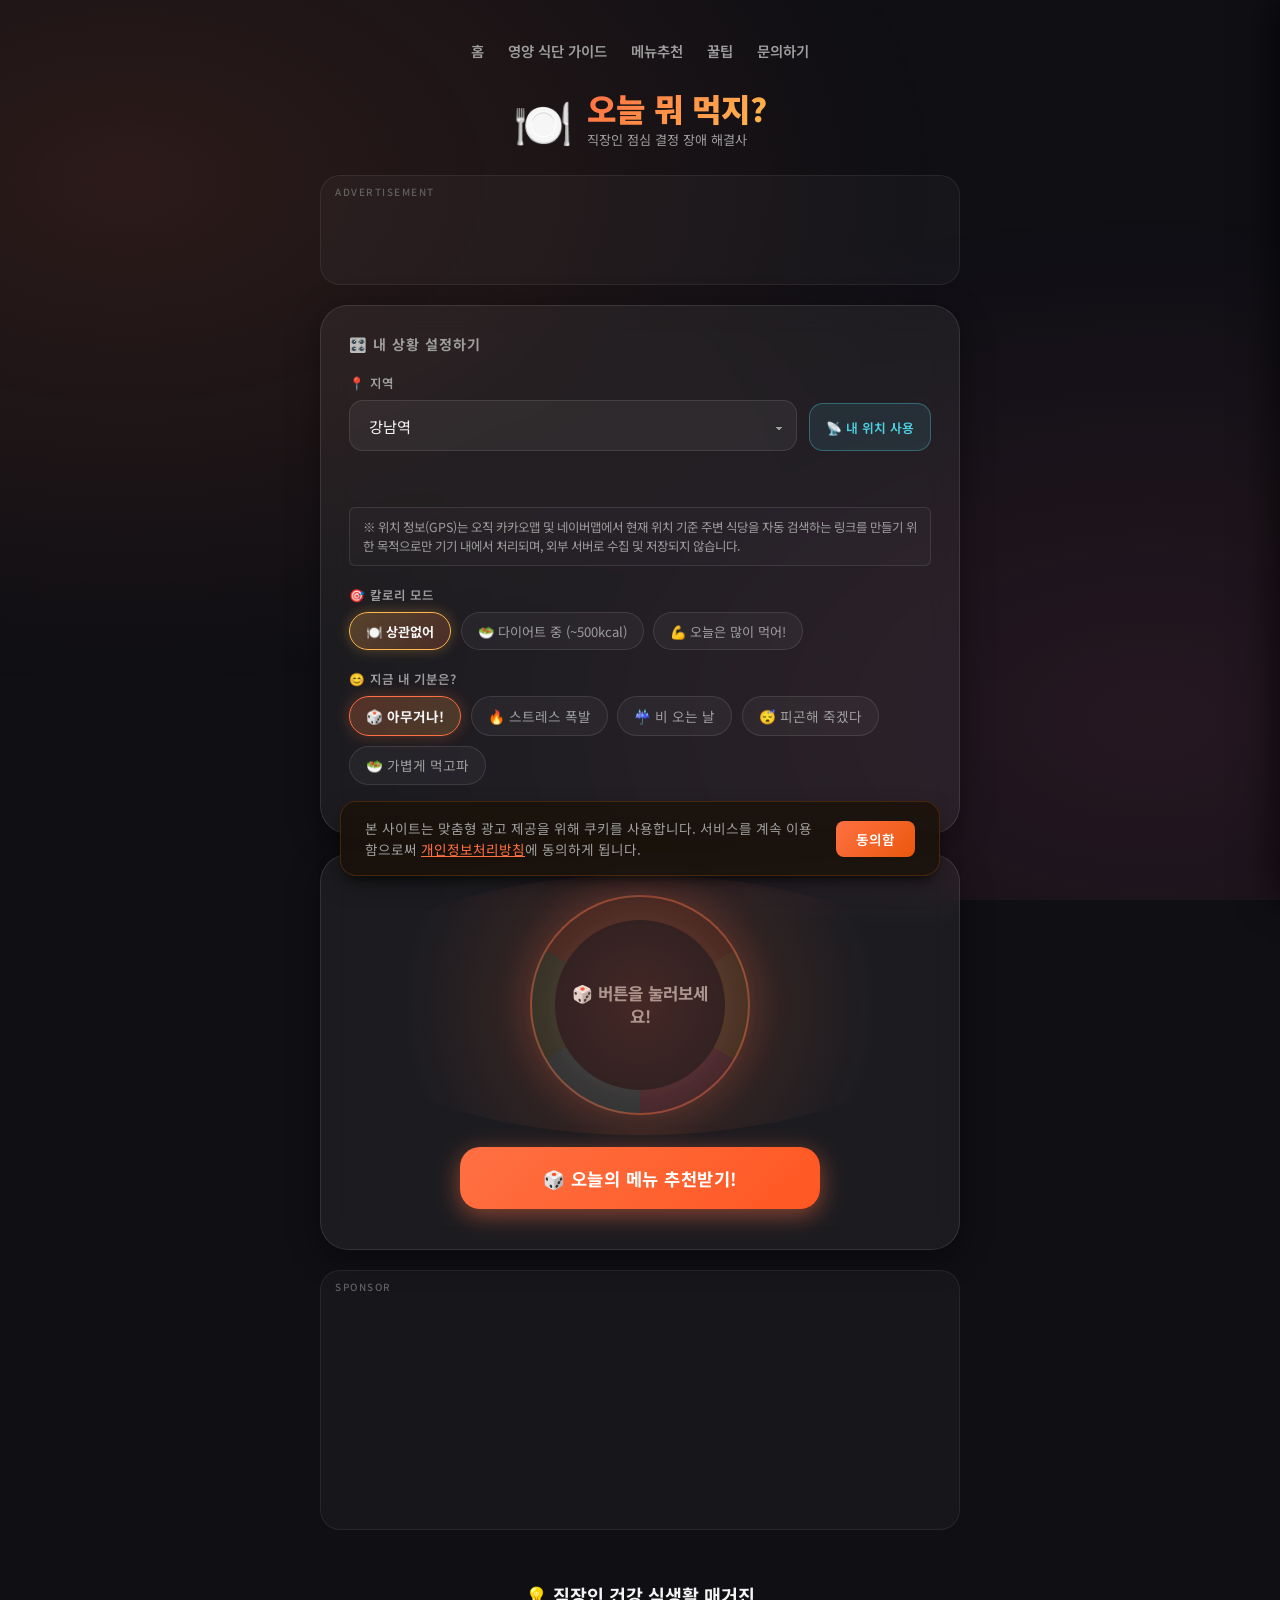
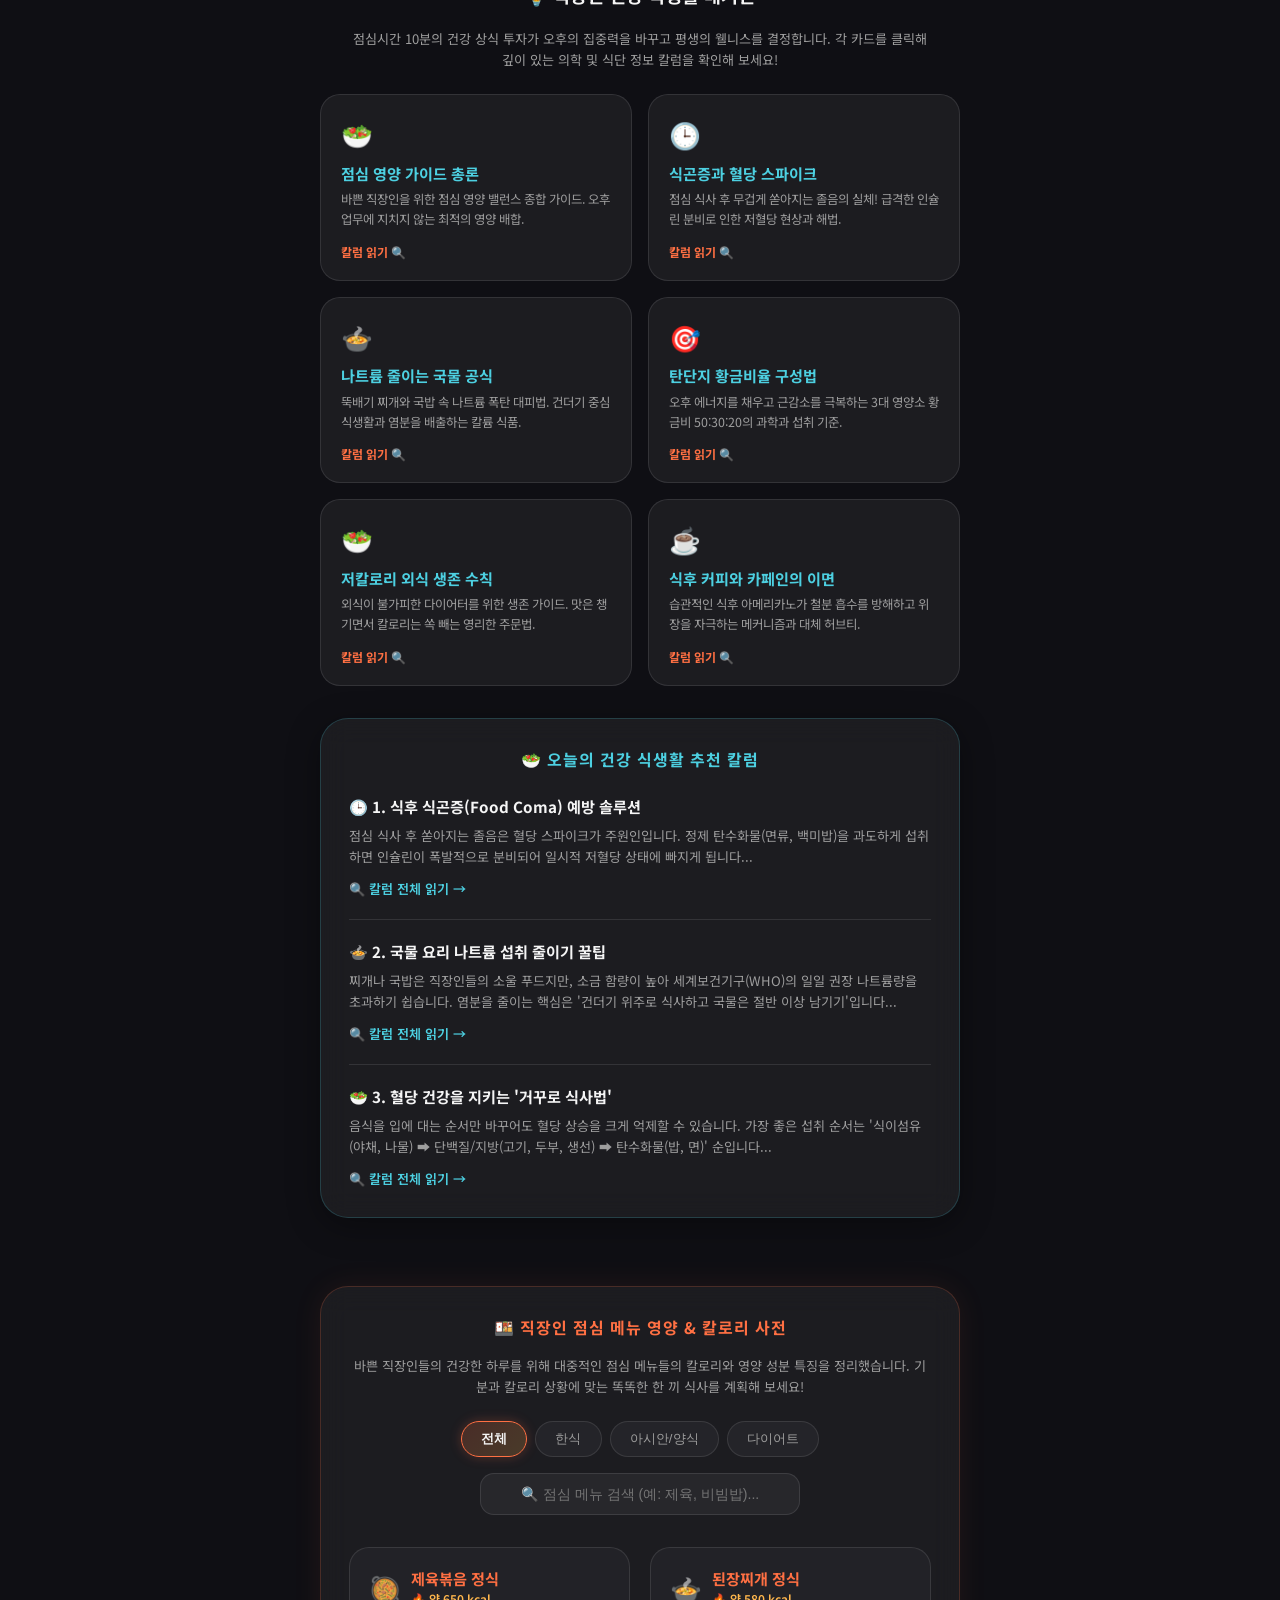
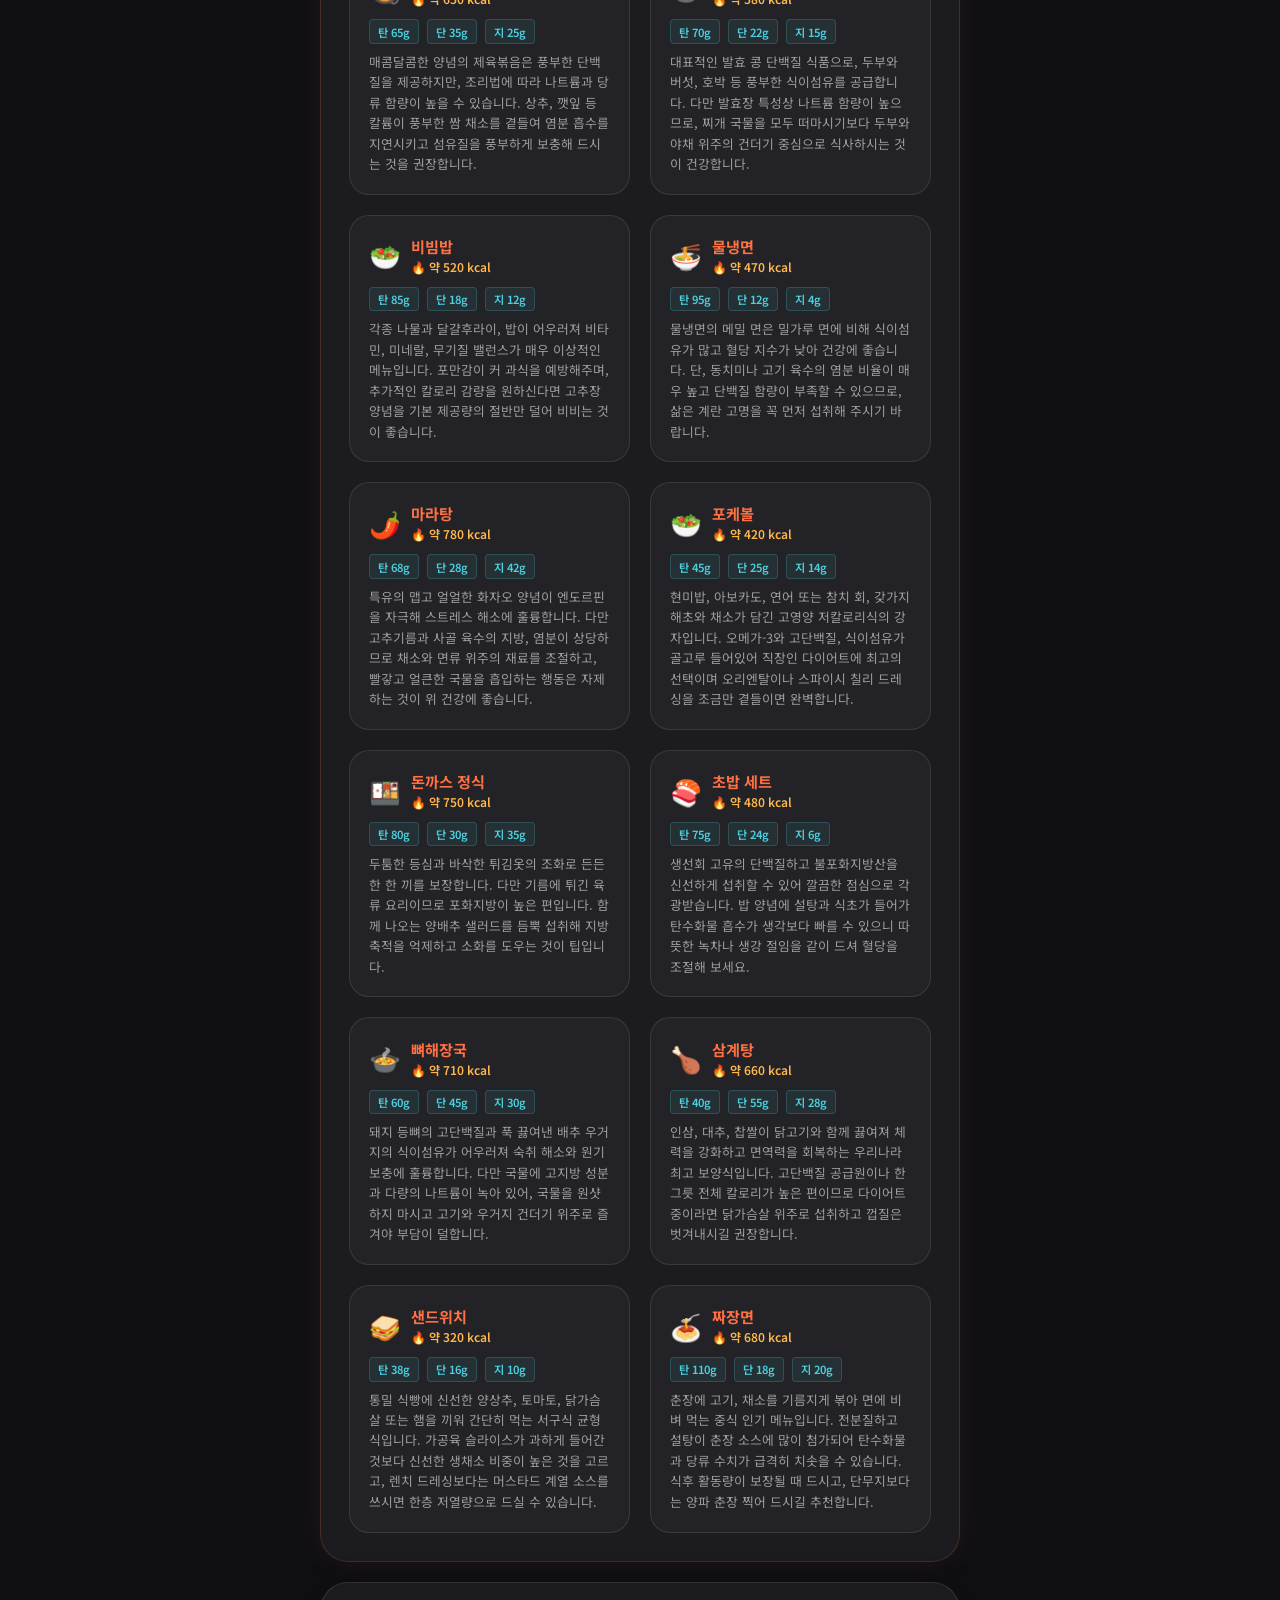
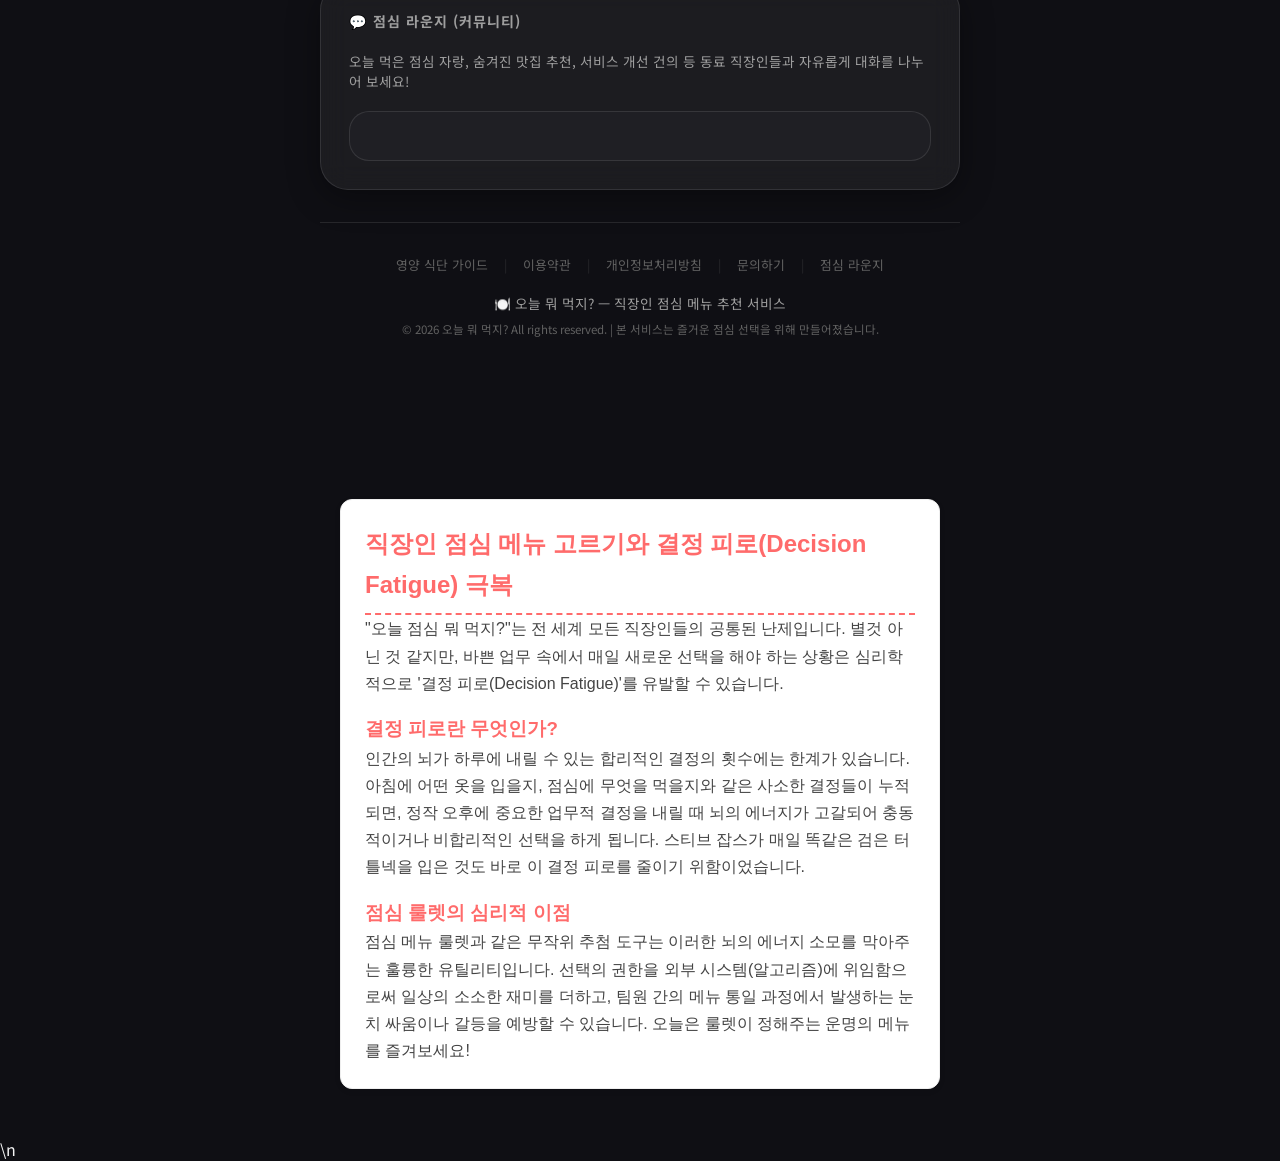
<file: lunch-roulette/index.html>
<!DOCTYPE html>
<html lang="ko">
<head>
    <meta charset="UTF-8">
    <meta name="viewport" content="width=device-width, initial-scale=1.0">
    <title>오늘 뭐 먹지? | 직장인 점심 메뉴 추천 룰렛 🍽️</title>
    <meta name="description" content="결정 장애 직장인을 위한 점심 메뉴 추천 룰렛! 기분, 칼로리, 내 위치에 맞는 맞춤형 점심 메뉴를 뽑아드려요. 이번 주 뭐 먹었는지 기록도 확인하세요!">
    <meta name="keywords" content="직장인 점심, 점심 메뉴 추천, 오늘 뭐 먹지, 점심 룰렛, 메뉴 뽑기, 밥 메뉴 추천, 강남역 점심, 여의도 점심, 메뉴 결정 장애">
    <meta property="og:title" content="오늘 뭐 먹지? | 직장인 점심 메뉴 추천 룰렛">
    <meta property="og:description" content="기분, 칼로리, 내 위치에 맞는 맞춤형 점심 메뉴를 뽑아보세요!">
    <meta property="og:type" content="website">
    
    <!-- JSON-LD Structured Data -->
    <script type="application/ld+json">
    {
      "@context": "https://schema.org",
      "@type": "WebApplication",
      "name": "오늘 뭐 먹지? - 점심 메뉴 추천 룰렛",
      "description": "결정 장애 직장인을 위한 맞춤형 점심 메뉴 추천 룰렛 유틸리티 웹앱",
      "applicationCategory": "UtilitiesApplication",
      "operatingSystem": "All",
      "offers": {
        "@type": "Offer",
        "price": "0",
        "priceCurrency": "KRW"
      }
    }
    </script>
    <!-- Google AdSense -->
    <meta name="google-adsense-account" content="ca-pub-3114463937796990">
    <script async src="https://pagead2.googlesyndication.com/pagead/js/adsbygoogle.js?client=ca-pub-3114463937796990" crossorigin="anonymous"></script>
    <!-- Google Fonts -->
    <link href="https://fonts.googleapis.com/css2?family=Noto+Sans+KR:wght@300;400;500;700;900&family=Outfit:wght@400;700;900&display=swap" rel="stylesheet">
    <link rel="stylesheet" href="style.css">
</head>
<body>
    <!-- Cookie Consent Banner -->
    <div class="cookie-banner" id="cookie-banner" style="display: none;">
        <p>본 사이트는 맞춤형 광고 제공을 위해 쿠키를 사용합니다. 서비스를 계속 이용함으로써 <a href="privacy.html">개인정보처리방침</a>에 동의하게 됩니다.</p>
        <button id="cookie-accept-btn" onclick="acceptCookies()">동의함</button>
    </div>

    <div class="app-wrapper">

        <!-- ===== HEADER ===== -->
        <header class="site-header" id="top">
            <nav class="top-nav">
                <a href="index.html">홈</a>
                <a href="diet-guide.html">영양 식단 가이드</a>
                <a href="#main-content">메뉴추천</a>
                <a href="#info-section">꿀팁</a>
                <a href="#" id="contact-toggle-btn">문의하기</a>
            </nav>
            <div class="logo-block">
                <span class="logo-emoji">🍽️</span>
                <div>
                    <h1 class="site-title">오늘 뭐 먹지?</h1>
                    <p class="site-tagline">직장인 점심 결정 장애 해결사</p>
                </div>
            </div>
        </header>

        <!-- ===== TOP AD ===== -->
        <div class="ad-wrap top-ad">
            <span class="ad-label">Advertisement</span>
            <ins class="adsbygoogle"
                 style="display:block"
                 data-ad-client="ca-pub-3114463937796990"
                 data-ad-slot="auto"
                 data-ad-format="horizontal"
                 data-full-width-responsive="true"></ins>
            <script>(adsbygoogle = window.adsbygoogle || []).push({});</script>
        </div>

        <!-- ===== MAIN ===== -->
        <main id="main-content">

            <!-- SETUP CARD -->
            <section class="card setup-card">
                <h2 class="card-title">🎛️ 내 상황 설정하기</h2>

                <!-- Location Row -->
                <div class="location-row">
                    <div class="form-group">
                        <label for="region">📍 지역</label>
                        <div class="select-wrap">
                            <select id="region">
                                <option value="강남역">강남역</option>
                                <option value="홍대입구">홍대입구</option>
                                <option value="여의도">여의도</option>
                                <option value="광화문">광화문</option>
                                <option value="신촌">신촌</option>
                                <option value="건대입구">건대입구</option>
                                <option value="혜화">혜화</option>
                                <option value="잠실">잠실</option>
                                <option value="판교">판교</option>
                                <option value="서초">서초</option>
                            </select>
                            <span class="select-arrow">▾</span>
                        </div>
                    </div>
                    <!-- GPS Button -->
                    <button class="gps-btn" id="gpsBtn" title="내 위치로 검색">
                        <span id="gpsBtnText">📡 내 위치 사용</span>
                    </button>
                </div>
                <p class="gps-status" id="gpsStatus"></p>

                <p class="gps-disclaimer" style="font-size: 0.78rem; color: var(--text-sub); margin-top: 0.5rem; margin-bottom: 1.25rem; line-height: 1.5; padding: 0.6rem 0.8rem; background: rgba(255, 255, 255, 0.02); border-radius: 6px; border: 1px solid var(--border);">
                    ※ 위치 정보(GPS)는 오직 카카오맵 및 네이버맵에서 현재 위치 기준 주변 식당을 자동 검색하는 링크를 만들기 위한 목적으로만 기기 내에서 처리되며, 외부 서버로 수집 및 저장되지 않습니다.
                </p>

                <!-- 🎯 Calorie Mode -->
                <div class="form-group calorie-group">
                    <label>🎯 칼로리 모드</label>
                    <div class="calorie-mode-grid" id="calorieModeGrid">
                        <button class="calorie-btn active" data-cal="all">🍽️ 상관없어</button>
                        <button class="calorie-btn" data-cal="light">🥗 다이어트 중 (~500kcal)</button>
                        <button class="calorie-btn" data-cal="feast">💪 오늘은 많이 먹어!</button>
                    </div>
                </div>

                <!-- Mood -->
                <div class="form-group">
                    <label>😊 지금 내 기분은?</label>
                    <div class="mood-grid" id="moodGrid">
                        <button class="mood-btn active" data-mood="random">🎲 아무거나!</button>
                        <button class="mood-btn" data-mood="stress">🔥 스트레스 폭발</button>
                        <button class="mood-btn" data-mood="rain">☔ 비 오는 날</button>
                        <button class="mood-btn" data-mood="tired">😴 피곤해 죽겠다</button>
                        <button class="mood-btn" data-mood="light">🥗 가볍게 먹고파</button>
                    </div>
                </div>
            </section>

            <!-- ROULETTE SECTION -->
            <section class="roulette-section card">
                <div class="roulette-display-wrap">
                    <div class="roulette-glow"></div>
                    <div class="roulette-board" id="rouletteBoard">
                        <div class="roulette-inner">
                            <span id="rouletteText" class="roulette-text">🎲 버튼을 눌러보세요!</span>
                        </div>
                    </div>
                </div>
                <button id="spinBtn" class="spin-btn">
                    <span>🎲 오늘의 메뉴 추천받기!</span>
                </button>
            </section>

            <!-- RESULT CARD -->
            <section id="resultSection" class="result-card card hidden">
                <div class="result-header">
                    <span class="result-crown">🎉</span>
                    <h2 class="result-title">오늘의 추천 메뉴!</h2>
                </div>
                <div class="result-menu-box">
                    <span id="resultMenu" class="result-menu-text"></span>
                    <div class="result-cal-badge" id="resultCalBadge"></div>
                </div>
                <p class="result-desc" id="resultDesc"></p>
                <p class="result-meta" id="resultMeta"></p>

                <!-- Post-meal Action Box -->
                <div class="action-box" id="actionBox" style="display:none;"></div>

                <!-- ⭐ Like Button -->
                <div class="like-row">
                    <button class="like-btn" id="likeBtn">
                        <span class="like-icon" id="likeIcon">🤍</span>
                        <span id="likeBtnText">맛있었어요!</span>
                        <span class="like-count" id="likeCount"></span>
                    </button>
                </div>

                <p class="search-tip">💡 가까운 맛집을 바로 검색해보세요!</p>
                <div class="map-btns">
                    <a id="naverMapLink" href="#" target="_blank" rel="noopener" class="map-btn naver">
                        <span>N</span> 네이버 맛집 검색
                    </a>
                    <a id="kakaoMapLink" href="#" target="_blank" rel="noopener" class="map-btn kakao">
                        <span>K</span> 카카오 맛집 검색
                    </a>
                </div>
                <button class="retry-btn" id="retryBtn">↩ 다른 메뉴 뽑기</button>

                <!-- Share Section -->
                <div class="share-wrap">
                    <p class="share-title">오늘의 메뉴 공유하기 🔗</p>
                    <div class="share-btns">
                        <button class="share-btn share-kakao" id="shareKakaoBtn">💬 공유하기</button>
                        <button class="share-btn share-tg" id="shareTgBtn">✈️ 텔레그램</button>
                        <button class="share-btn share-link" id="shareLinkBtn">🔗 링크 복사</button>
                    </div>
                </div>
            </section>

            <!-- DRINK RECOMMENDATION SECTION -->
            <section id="drinkSection" class="card drink-section hidden">
                <div class="drink-header">
                    <span class="drink-icon">🥤</span>
                    <h2 class="drink-title">식후엔 음료 한 잔!</h2>
                </div>
                <button id="drinkSpinBtn" class="drink-spin-btn">☕ 오늘 나에게 어울리는 음료는?</button>
                <div id="drinkResult" class="drink-result"></div>
                <p id="drinkDesc" class="drink-desc"></p>
            </section>

            <!-- ⭐ HALL OF FAME -->
            <section class="card hall-card" id="hallCard" style="display:none;">
                <h2 class="card-title">🏆 인기 메뉴 명예의 전당</h2>
                <ul class="hall-list" id="hallList"></ul>
            </section>

            <!-- Mid Ad -->
            <div class="ad-wrap mid-ad">
                <span class="ad-label">Sponsor</span>
                <ins class="adsbygoogle"
                     style="display:block"
                     data-ad-client="ca-pub-3114463937796990"
                     data-ad-slot="auto"
                     data-ad-format="rectangle"
                     data-full-width-responsive="true"></ins>
                <script>(adsbygoogle = window.adsbygoogle || []).push({});</script>
            </div>

            <!-- 🗓️ WEEKLY HISTORY -->
            <section class="card history-card" id="historyCard" style="display:none;">
                <div class="history-header-row">
                    <h2 class="card-title" style="margin-bottom:0;">🗓️ 이번 주 뭐 먹었지?</h2>
                    <button class="clear-btn" id="clearHistoryBtn">전체 삭제</button>
                </div>
                <p class="history-sub">최근 7일간 뽑은 메뉴 기록입니다. 중복은 피해드려요!</p>
                <ul class="history-list" id="historyList"></ul>
            </section>

        </main>

                <!-- INFO SECTION (직장인 건강 식생활 매거진) -->
        <section class="info-section" id="info-section">
            <h2 class="info-section-title">💡 직장인 건강 식생활 매거진</h2>
            <p style="font-size: 0.82rem; color: var(--text-sub); text-align: center; margin-bottom: 1.5rem; line-height: 1.6; padding: 0 1.5rem; word-break: keep-all;">
                점심시간 10분의 건강 상식 투자가 오후의 집중력을 바꾸고 평생의 웰니스를 결정합니다. 각 카드를 클릭해 깊이 있는 의학 및 식단 정보 칼럼을 확인해 보세요!
            </p>
            <div class="tips-grid">
                <a href="diet-guide.html" class="tip-card-link" style="text-decoration: none; color: inherit; display: block; height: 100%;">
                    <div class="tip-card" style="height: 100%; transition: all 0.3s; display: flex; flex-direction: column; justify-content: space-between;">
                        <div>
                            <span class="tip-icon">🥗</span>
                            <h3 style="color: var(--teal); font-size: 0.95rem; margin-top: 0.3rem;">점심 영양 가이드 총론</h3>
                            <p style="margin-top: 0.4rem;">바쁜 직장인을 위한 점심 영양 밸런스 종합 가이드. 오후 업무에 지치지 않는 최적의 영양 배합.</p>
                        </div>
                        <span style="color: var(--orange); font-size: 0.75rem; font-weight: 700; margin-top: 0.8rem; display: block;">칼럼 읽기 🔍</span>
                    </div>
                </a>
                <a href="glucose-spike.html" class="tip-card-link" style="text-decoration: none; color: inherit; display: block; height: 100%;">
                    <div class="tip-card" style="height: 100%; transition: all 0.3s; display: flex; flex-direction: column; justify-content: space-between;">
                        <div>
                            <span class="tip-icon">🕒</span>
                            <h3 style="color: var(--teal); font-size: 0.95rem; margin-top: 0.3rem;">식곤증과 혈당 스파이크</h3>
                            <p style="margin-top: 0.4rem;">점심 식사 후 무겁게 쏟아지는 졸음의 실체! 급격한 인슐린 분비로 인한 저혈당 현상과 해법.</p>
                        </div>
                        <span style="color: var(--orange); font-size: 0.75rem; font-weight: 700; margin-top: 0.8rem; display: block;">칼럼 읽기 🔍</span>
                    </div>
                </a>
                <a href="sodium-cut.html" class="tip-card-link" style="text-decoration: none; color: inherit; display: block; height: 100%;">
                    <div class="tip-card" style="height: 100%; transition: all 0.3s; display: flex; flex-direction: column; justify-content: space-between;">
                        <div>
                            <span class="tip-icon">🍲</span>
                            <h3 style="color: var(--teal); font-size: 0.95rem; margin-top: 0.3rem;">나트륨 줄이는 국물 공식</h3>
                            <p style="margin-top: 0.4rem;">뚝배기 찌개와 국밥 속 나트륨 폭탄 대피법. 건더기 중심 식생활과 염분을 배출하는 칼륨 식품.</p>
                        </div>
                        <span style="color: var(--orange); font-size: 0.75rem; font-weight: 700; margin-top: 0.8rem; display: block;">칼럼 읽기 🔍</span>
                    </div>
                </a>
                <a href="macro-balance.html" class="tip-card-link" style="text-decoration: none; color: inherit; display: block; height: 100%;">
                    <div class="tip-card" style="height: 100%; transition: all 0.3s; display: flex; flex-direction: column; justify-content: space-between;">
                        <div>
                            <span class="tip-icon">🎯</span>
                            <h3 style="color: var(--teal); font-size: 0.95rem; margin-top: 0.3rem;">탄단지 황금비율 구성법</h3>
                            <p style="margin-top: 0.4rem;">오후 에너지를 채우고 근감소를 극복하는 3대 영양소 황금비 50:30:20의 과학과 섭취 기준.</p>
                        </div>
                        <span style="color: var(--orange); font-size: 0.75rem; font-weight: 700; margin-top: 0.8rem; display: block;">칼럼 읽기 🔍</span>
                    </div>
                </a>
                <a href="diet-rest.html" class="tip-card-link" style="text-decoration: none; color: inherit; display: block; height: 100%;">
                    <div class="tip-card" style="height: 100%; transition: all 0.3s; display: flex; flex-direction: column; justify-content: space-between;">
                        <div>
                            <span class="tip-icon">🥗</span>
                            <h3 style="color: var(--teal); font-size: 0.95rem; margin-top: 0.3rem;">저칼로리 외식 생존 수칙</h3>
                            <p style="margin-top: 0.4rem;">외식이 불가피한 다이어터를 위한 생존 가이드. 맛은 챙기면서 칼로리는 쏙 빼는 영리한 주문법.</p>
                        </div>
                        <span style="color: var(--orange); font-size: 0.75rem; font-weight: 700; margin-top: 0.8rem; display: block;">칼럼 읽기 🔍</span>
                    </div>
                </a>
                <a href="coffee-culture.html" class="tip-card-link" style="text-decoration: none; color: inherit; display: block; height: 100%;">
                    <div class="tip-card" style="height: 100%; transition: all 0.3s; display: flex; flex-direction: column; justify-content: space-between;">
                        <div>
                            <span class="tip-icon">☕</span>
                            <h3 style="color: var(--teal); font-size: 0.95rem; margin-top: 0.3rem;">식후 커피와 카페인의 이면</h3>
                            <p style="margin-top: 0.4rem;">습관적인 식후 아메리카노가 철분 흡수를 방해하고 위장을 자극하는 메커니즘과 대체 허브티.</p>
                        </div>
                        <span style="color: var(--orange); font-size: 0.75rem; font-weight: 700; margin-top: 0.8rem; display: block;">칼럼 읽기 🔍</span>
                    </div>
                </a>
            </div>

            <!-- Health Articles Section -->
            <div class="health-articles card" style="margin-top: 2rem; border-color: rgba(77,208,225,0.2);">
                <h3 class="card-title" style="color: var(--teal); font-size: 1rem; text-align: center; margin-bottom: 1.5rem;">🥗 오늘의 건강 식생활 추천 칼럼</h3>
                
                <div class="article-item" style="border-bottom: 1px solid var(--border); padding-bottom: 1.25rem; margin-bottom: 1.25rem;">
                    <h4 style="color: var(--text); font-size: 0.95rem; margin-bottom: 0.5rem; font-weight: 700;">🕒 1. 식후 식곤증(Food Coma) 예방 솔루션</h4>
                    <p style="color: var(--text-sub); font-size: 0.82rem; line-height: 1.6; margin-bottom: 0.5rem;">
                        점심 식사 후 쏟아지는 졸음은 혈당 스파이크가 주원인입니다. 정제 탄수화물(면류, 백미밥)을 과도하게 섭취하면 인슐린이 폭발적으로 분비되어 일시적 저혈당 상태에 빠지게 됩니다...
                    </p>
                    <a href="glucose-spike.html" style="color: var(--teal); font-size: 0.82rem; font-weight: 600; text-decoration: none;">🔍 칼럼 전체 읽기 →</a>
                </div>

                <div class="article-item" style="border-bottom: 1px solid var(--border); padding-bottom: 1.25rem; margin-bottom: 1.25rem;">
                    <h4 style="color: var(--text); font-size: 0.95rem; margin-bottom: 0.5rem; font-weight: 700;">🍲 2. 국물 요리 나트륨 섭취 줄이기 꿀팁</h4>
                    <p style="color: var(--text-sub); font-size: 0.82rem; line-height: 1.6; margin-bottom: 0.5rem;">
                        찌개나 국밥은 직장인들의 소울 푸드지만, 소금 함량이 높아 세계보건기구(WHO)의 일일 권장 나트륨량을 초과하기 쉽습니다. 염분을 줄이는 핵심은 '건더기 위주로 식사하고 국물은 절반 이상 남기기'입니다...
                    </p>
                    <a href="sodium-cut.html" style="color: var(--teal); font-size: 0.82rem; font-weight: 600; text-decoration: none;">🔍 칼럼 전체 읽기 →</a>
                </div>

                <div class="article-item" style="padding-bottom: 0;">
                    <h4 style="color: var(--text); font-size: 0.95rem; margin-bottom: 0.5rem; font-weight: 700;">🥗 3. 혈당 건강을 지키는 '거꾸로 식사법'</h4>
                    <p style="color: var(--text-sub); font-size: 0.82rem; line-height: 1.6; margin-bottom: 0.5rem;">
                        음식을 입에 대는 순서만 바꾸어도 혈당 상승을 크게 억제할 수 있습니다. 가장 좋은 섭취 순서는 '식이섬유(야채, 나물) ➡️ 단백질/지방(고기, 두부, 생선) ➡️ 탄수화물(밥, 면)' 순입니다...
                    </p>
                    <a href="macro-balance.html" style="color: var(--teal); font-size: 0.82rem; font-weight: 600; text-decoration: none;">🔍 칼럼 전체 읽기 →</a>
                </div>
            </div>
        </section>

        <!-- ===== NUTRITION DICTIONARY ===== -->
        <section class="dictionary-section card" id="dictionary-section">
            <h2 class="card-title" style="color: var(--orange); font-size: 1rem; text-align: center; margin-bottom: 1rem;">🍱 직장인 점심 메뉴 영양 & 칼로리 사전</h2>
            <p class="dict-intro" style="font-size: 0.82rem; color: var(--text-sub); text-align: center; margin-bottom: 1.5rem; line-height: 1.6;">
                바쁜 직장인들의 건강한 하루를 위해 대중적인 점심 메뉴들의 칼로리와 영양 성분 특징을 정리했습니다. 기분과 칼로리 상황에 맞는 똑똑한 한 끼 식사를 계획해 보세요!
            </p>

            <!-- Search and Filter Wrap -->
            <div class="dict-filter-wrap">
                <div class="dict-tabs">
                    <button class="dict-tab-btn active" data-filter="all">전체</button>
                    <button class="dict-tab-btn" data-filter="korean">한식</button>
                    <button class="dict-tab-btn" data-filter="asian">아시안/양식</button>
                    <button class="dict-tab-btn" data-filter="diet">다이어트</button>
                </div>
                <input type="text" class="dict-search-input" id="dictSearch" placeholder="🔍 점심 메뉴 검색 (예: 제육, 비빔밥)..." autocomplete="off">
            </div>

            <div class="dict-grid" id="dictGrid">
                <!-- Menu 1 -->
                <div class="dict-card" data-category="korean">
                    <div class="dict-header">
                        <span class="dict-emoji">🥘</span>
                        <div>
                            <h3 class="dict-name">제육볶음 정식</h3>
                            <span class="dict-kcal">🔥 약 650 kcal</span>
                        </div>
                    </div>
                    <div class="dict-macros">
                        <span class="dict-macro-item">탄 65g</span>
                        <span class="dict-macro-item">단 35g</span>
                        <span class="dict-macro-item">지 25g</span>
                    </div>
                    <p class="dict-desc">매콤달콤한 양념의 제육볶음은 풍부한 단백질을 제공하지만, 조리법에 따라 나트륨과 당류 함량이 높을 수 있습니다. 상추, 깻잎 등 칼륨이 풍부한 쌈 채소를 곁들여 염분 흡수를 지연시키고 섬유질을 풍부하게 보충해 드시는 것을 권장합니다.</p>
                </div>
                <!-- Menu 2 -->
                <div class="dict-card" data-category="korean">
                    <div class="dict-header">
                        <span class="dict-emoji">🍲</span>
                        <div>
                            <h3 class="dict-name">된장찌개 정식</h3>
                            <span class="dict-kcal">🔥 약 580 kcal</span>
                        </div>
                    </div>
                    <div class="dict-macros">
                        <span class="dict-macro-item">탄 70g</span>
                        <span class="dict-macro-item">단 22g</span>
                        <span class="dict-macro-item">지 15g</span>
                    </div>
                    <p class="dict-desc">대표적인 발효 콩 단백질 식품으로, 두부와 버섯, 호박 등 풍부한 식이섬유를 공급합니다. 다만 발효장 특성상 나트륨 함량이 높으므로, 찌개 국물을 모두 떠마시기보다 두부와 야채 위주의 건더기 중심으로 식사하시는 것이 건강합니다.</p>
                </div>
                <!-- Menu 3 -->
                <div class="dict-card" data-category="korean">
                    <div class="dict-header">
                        <span class="dict-emoji">🥗</span>
                        <div>
                            <h3 class="dict-name">비빔밥</h3>
                            <span class="dict-kcal">🔥 약 520 kcal</span>
                        </div>
                    </div>
                    <div class="dict-macros">
                        <span class="dict-macro-item">탄 85g</span>
                        <span class="dict-macro-item">단 18g</span>
                        <span class="dict-macro-item">지 12g</span>
                    </div>
                    <p class="dict-desc">각종 나물과 달걀후라이, 밥이 어우러져 비타민, 미네랄, 무기질 밸런스가 매우 이상적인 메뉴입니다. 포만감이 커 과식을 예방해주며, 추가적인 칼로리 감량을 원하신다면 고추장 양념을 기본 제공량의 절반만 덜어 비비는 것이 좋습니다.</p>
                </div>
                <!-- Menu 4 -->
                <div class="dict-card" data-category="korean">
                    <div class="dict-header">
                        <span class="dict-emoji">🍜</span>
                        <div>
                            <h3 class="dict-name">물냉면</h3>
                            <span class="dict-kcal">🔥 약 470 kcal</span>
                        </div>
                    </div>
                    <div class="dict-macros">
                        <span class="dict-macro-item">탄 95g</span>
                        <span class="dict-macro-item">단 12g</span>
                        <span class="dict-macro-item">지 4g</span>
                    </div>
                    <p class="dict-desc">물냉면의 메밀 면은 밀가루 면에 비해 식이섬유가 많고 혈당 지수가 낮아 건강에 좋습니다. 단, 동치미나 고기 육수의 염분 비율이 매우 높고 단백질 함량이 부족할 수 있으므로, 삶은 계란 고명을 꼭 먼저 섭취해 주시기 바랍니다.</p>
                </div>
                <!-- Menu 5 -->
                <div class="dict-card" data-category="asian">
                    <div class="dict-header">
                        <span class="dict-emoji">🌶️</span>
                        <div>
                            <h3 class="dict-name">마라탕</h3>
                            <span class="dict-kcal">🔥 약 780 kcal</span>
                        </div>
                    </div>
                    <div class="dict-macros">
                        <span class="dict-macro-item">탄 68g</span>
                        <span class="dict-macro-item">단 28g</span>
                        <span class="dict-macro-item">지 42g</span>
                    </div>
                    <p class="dict-desc">특유의 맵고 얼얼한 화자오 양념이 엔도르핀을 자극해 스트레스 해소에 훌륭합니다. 다만 고추기름과 사골 육수의 지방, 염분이 상당하므로 채소와 면류 위주의 재료를 조절하고, 빨갛고 얼큰한 국물을 흡입하는 행동은 자제하는 것이 위 건강에 좋습니다.</p>
                </div>
                <!-- Menu 6 -->
                <div class="dict-card" data-category="diet">
                    <div class="dict-header">
                        <span class="dict-emoji">🥗</span>
                        <div>
                            <h3 class="dict-name">포케볼</h3>
                            <span class="dict-kcal">🔥 약 420 kcal</span>
                        </div>
                    </div>
                    <div class="dict-macros">
                        <span class="dict-macro-item">탄 45g</span>
                        <span class="dict-macro-item">단 25g</span>
                        <span class="dict-macro-item">지 14g</span>
                    </div>
                    <p class="dict-desc">현미밥, 아보카도, 연어 또는 참치 회, 갖가지 해초와 채소가 담긴 고영양 저칼로리식의 강자입니다. 오메가-3와 고단백질, 식이섬유가 골고루 들어있어 직장인 다이어트에 최고의 선택이며 오리엔탈이나 스파이시 칠리 드레싱을 조금만 곁들이면 완벽합니다.</p>
                </div>
                <!-- Menu 7 -->
                <div class="dict-card" data-category="asian">
                    <div class="dict-header">
                        <span class="dict-emoji">🍱</span>
                        <div>
                            <h3 class="dict-name">돈까스 정식</h3>
                            <span class="dict-kcal">🔥 약 750 kcal</span>
                        </div>
                    </div>
                    <div class="dict-macros">
                        <span class="dict-macro-item">탄 80g</span>
                        <span class="dict-macro-item">단 30g</span>
                        <span class="dict-macro-item">지 35g</span>
                    </div>
                    <p class="dict-desc">두툼한 등심과 바삭한 튀김옷의 조화로 든든한 한 끼를 보장합니다. 다만 기름에 튀긴 육류 요리이므로 포화지방이 높은 편입니다. 함께 나오는 양배추 샐러드를 듬뿍 섭취해 지방 축적을 억제하고 소화를 도우는 것이 팁입니다.</p>
                </div>
                <!-- Menu 8 -->
                <div class="dict-card" data-category="asian">
                    <div class="dict-header">
                        <span class="dict-emoji">🍣</span>
                        <div>
                            <h3 class="dict-name">초밥 세트</h3>
                            <span class="dict-kcal">🔥 약 480 kcal</span>
                        </div>
                    </div>
                    <div class="dict-macros">
                        <span class="dict-macro-item">탄 75g</span>
                        <span class="dict-macro-item">단 24g</span>
                        <span class="dict-macro-item">지 6g</span>
                    </div>
                    <p class="dict-desc">생선회 고유의 단백질하고 불포화지방산을 신선하게 섭취할 수 있어 깔끔한 점심으로 각광받습니다. 밥 양념에 설탕과 식초가 들어가 탄수화물 흡수가 생각보다 빠를 수 있으니 따뜻한 녹차나 생강 절임을 같이 드셔 혈당을 조절해 보세요.</p>
                </div>
                <!-- Menu 9 -->
                <div class="dict-card" data-category="korean">
                    <div class="dict-header">
                        <span class="dict-emoji">🍲</span>
                        <div>
                            <h3 class="dict-name">뼈해장국</h3>
                            <span class="dict-kcal">🔥 약 710 kcal</span>
                        </div>
                    </div>
                    <div class="dict-macros">
                        <span class="dict-macro-item">탄 60g</span>
                        <span class="dict-macro-item">단 45g</span>
                        <span class="dict-macro-item">지 30g</span>
                    </div>
                    <p class="dict-desc">돼지 등뼈의 고단백질과 푹 끓여낸 배추 우거지의 식이섬유가 어우러져 숙취 해소와 원기 보충에 훌륭합니다. 다만 국물에 고지방 성분과 다량의 나트륨이 녹아 있어, 국물을 원샷하지 마시고 고기와 우거지 건더기 위주로 즐겨야 부담이 덜합니다.</p>
                </div>
                <!-- Menu 10 -->
                <div class="dict-card" data-category="korean">
                    <div class="dict-header">
                        <span class="dict-emoji">🍗</span>
                        <div>
                            <h3 class="dict-name">삼계탕</h3>
                            <span class="dict-kcal">🔥 약 660 kcal</span>
                        </div>
                    </div>
                    <div class="dict-macros">
                        <span class="dict-macro-item">탄 40g</span>
                        <span class="dict-macro-item">단 55g</span>
                        <span class="dict-macro-item">지 28g</span>
                    </div>
                    <p class="dict-desc">인삼, 대추, 찹쌀이 닭고기와 함께 끓여져 체력을 강화하고 면역력을 회복하는 우리나라 최고 보양식입니다. 고단백질 공급원이나 한 그릇 전체 칼로리가 높은 편이므로 다이어트 중이라면 닭가슴살 위주로 섭취하고 껍질은 벗겨내시길 권장합니다.</p>
                </div>
                <!-- Menu 11 -->
                <div class="dict-card" data-category="diet">
                    <div class="dict-header">
                        <span class="dict-emoji">🥪</span>
                        <div>
                            <h3 class="dict-name">샌드위치</h3>
                            <span class="dict-kcal">🔥 약 320 kcal</span>
                        </div>
                    </div>
                    <div class="dict-macros">
                        <span class="dict-macro-item">탄 38g</span>
                        <span class="dict-macro-item">단 16g</span>
                        <span class="dict-macro-item">지 10g</span>
                    </div>
                    <p class="dict-desc">통밀 식빵에 신선한 양상추, 토마토, 닭가슴살 또는 햄을 끼워 간단히 먹는 서구식 균형식입니다. 가공육 슬라이스가 과하게 들어간 것보다 신선한 생채소 비중이 높은 것을 고르고, 렌치 드레싱보다는 머스타드 계열 소스를 쓰시면 한층 저열량으로 드실 수 있습니다.</p>
                </div>
                <!-- Menu 12 -->
                <div class="dict-card" data-category="asian">
                    <div class="dict-header">
                        <span class="dict-emoji">🍝</span>
                        <div>
                            <h3 class="dict-name">짜장면</h3>
                            <span class="dict-kcal">🔥 약 680 kcal</span>
                        </div>
                    </div>
                    <div class="dict-macros">
                        <span class="dict-macro-item">탄 110g</span>
                        <span class="dict-macro-item">단 18g</span>
                        <span class="dict-macro-item">지 20g</span>
                    </div>
                    <p class="dict-desc">춘장에 고기, 채소를 기름지게 볶아 면에 비벼 먹는 중식 인기 메뉴입니다. 전분질하고 설탕이 춘장 소스에 많이 첨가되어 탄수화물과 당류 수치가 급격히 치솟을 수 있습니다. 식후 활동량이 보장될 때 드시고, 단무지보다는 양파 춘장 찍어 드시길 추천합니다.</p>
                </div>
            </div>
            
            <!-- Dictionary Search & Filter Script -->
            <script>
                document.addEventListener('DOMContentLoaded', () => {
                    const searchInput = document.getElementById('dictSearch');
                    const tabBtns = document.querySelectorAll('.dict-tab-btn');
                    const dictCards = document.querySelectorAll('.dict-card');

                    let activeFilter = 'all';
                    let searchQuery = '';

                    function filterDictionary() {
                        dictCards.forEach(card => {
                            const category = card.dataset.category;
                            const name = card.querySelector('.dict-name').textContent.toLowerCase();
                            const desc = card.querySelector('.dict-desc').textContent.toLowerCase();
                            
                            const matchesCategory = (activeFilter === 'all' || category === activeFilter);
                            const matchesSearch = (name.includes(searchQuery) || desc.includes(searchQuery));

                            if (matchesCategory && matchesSearch) {
                                card.classList.remove('hidden-item');
                            } else {
                                card.classList.add('hidden-item');
                            }
                        });
                    }

                    // Tab Filter
                    tabBtns.forEach(btn => {
                        btn.addEventListener('click', () => {
                            tabBtns.forEach(b => b.classList.remove('active'));
                            btn.classList.add('active');
                            activeFilter = btn.dataset.filter;
                            filterDictionary();
                        });
                    });

                    // Search Filter
                    searchInput.addEventListener('input', (e) => {
                        searchQuery = e.target.value.toLowerCase().trim();
                        filterDictionary();
                    });
                });
            </script>
        </section>

        <!-- ===== COMMUNITY DISCUSSION (DISQUS) ===== -->
        <section class="card setup-card" id="community-section">
            <h2 class="card-title">💬 점심 라운지 (커뮤니티)</h2>
            <p style="font-size: 0.85rem; color: var(--text-sub); margin-bottom: 1.25rem; line-height: 1.5;">
                오늘 먹은 점심 자랑, 숨겨진 맛집 추천, 서비스 개선 건의 등 동료 직장인들과 자유롭게 대화를 나누어 보세요!
            </p>
            <div class="disqus-container">
                <div id="disqus_thread"></div>
                <script>
                    var disqus_config = function () {
                        this.page.url = 'https://memory-8nw.pages.dev/';
                        this.page.identifier = 'lunch-roulette-home';
                    };
                    (function() {
                        var d = document, s = d.createElement('script');
                        s.src = 'https://https-memory-8nw-pages-dev.disqus.com/embed.js';
                        s.setAttribute('data-timestamp', +new Date());
                        (d.head || d.body).appendChild(s);
                    })();
                </script>
                <noscript>Please enable JavaScript to view the <a href="https://disqus.com/?ref_noscript">comments powered by Disqus.</a></noscript>
            </div>
        </section>

        <!-- FOOTER -->
        <footer class="site-footer">
            <div class="footer-nav">
                <a href="diet-guide.html">영양 식단 가이드</a>
                <span class="divider">|</span>
                <a href="terms.html">이용약관</a>
                <span class="divider">|</span>
                <a href="privacy.html">개인정보처리방침</a>
                <span class="divider">|</span>
                <a href="#" id="footer-contact-link">문의하기</a>
                <span class="divider">|</span>
                <a href="#community-section">점심 라운지</a>
            </div>
            <div class="footer-inner">
                <p class="footer-main">🍽️ 오늘 뭐 먹지? — 직장인 점심 메뉴 추천 서비스</p>
                <p class="footer-sub">© 2026 오늘 뭐 먹지? All rights reserved. | 본 서비스는 즐거운 점심 선택을 위해 만들어졌습니다.</p>
            </div>
        </footer>

    </div>

    <!-- Contact Sidebar & Overlay -->
    <div id="sidebar-overlay" class="sidebar-overlay"></div>
    <div id="contact-sidebar" class="contact-sidebar">
        <div class="sidebar-header">
            <h2>✉️ 건의 및 문의하기</h2>
            <button id="sidebar-close-btn" class="sidebar-close-btn">&times;</button>
        </div>
        <p style="font-size: 0.82rem; color: var(--text-sub); margin-bottom: 1.5rem; line-height: 1.6;">
            서비스 이용 중 개선점이나 오류, 제안사항이 있으시면 아래 양식을 통해 보내주세요. 보내주신 의견은 소중히 검토하도록 하겠습니다.
        </p>
        <form id="contact-form" class="contact-form" action="https://formspree.io/f/xgoqrokn" method="POST">
            <div class="form-group">
                <label for="contact-name">이름 / 닉네임</label>
                <input type="text" id="contact-name" name="name" placeholder="이름을 입력해주세요" autocomplete="name" />
                <span class="error-message" data-fs-error="name"></span>
            </div>

            <div class="form-group">
                <label for="contact-email">이메일 주소</label>
                <input type="email" id="contact-email" name="email" placeholder="답변을 받으실 이메일을 입력해주세요" autocomplete="email" required />
                <span class="error-message" data-fs-error="email"></span>
            </div>

            <div class="form-group">
                <label for="contact-topic">문의 종류</label>
                <div class="select-wrap">
                    <select id="contact-topic" name="topic">
                        <option value="General Inquiry">일반 문의</option>
                        <option value="Bug Report">오류 제보</option>
                        <option value="Feature Request">기능 건의</option>
                        <option value="Restaurant Suggestion">맛집 추가 요청</option>
                        <option value="Other">기타</option>
                    </select>
                    <span class="select-arrow">▼</span>
                </div>
                <span class="error-message" data-fs-error="topic"></span>
            </div>

            <div class="form-group">
                <label for="contact-message">문의 내용</label>
                <textarea id="contact-message" name="message" placeholder="문의하실 내용을 입력해주세요" required></textarea>
                <span class="error-message" data-fs-error="message"></span>
            </div>

            <div class="form-messages">
                <div class="form-success-container" id="contact-success-msg" style="display: none; padding: 0.8rem; border-radius: 8px; background: rgba(52, 211, 153, 0.1); border: 1px solid var(--green); color: var(--green); margin-bottom: 1rem; font-size: 0.85rem;">
                    🎉 문의가 성공적으로 전송되었습니다! 보내주신 내용을 검토 후 신속히 메일로 답변드리겠습니다.
                </div>
                <div class="form-error-container" id="contact-error-msg" style="display: none; padding: 0.8rem; border-radius: 8px; background: rgba(239, 68, 68, 0.1); border: 1px solid var(--coral); color: var(--coral); margin-bottom: 1rem; font-size: 0.85rem;">
                    ❌ 전송에 실패했습니다. 입력한 항목을 다시 확인하고 시도해주세요.
                </div>
            </div>

            <button type="submit" class="submit-btn">
                문의 보내기
            </button>
        </form>
    </div>

    <!-- Formspree & Sidebar Script -->
    <script>
        document.addEventListener('DOMContentLoaded', () => {
            const openBtns = [
                document.getElementById('contact-toggle-btn'),
                document.getElementById('footer-contact-link')
            ];
            const closeBtn = document.getElementById('sidebar-close-btn');
            const overlay = document.getElementById('sidebar-overlay');
            const sidebar = document.getElementById('contact-sidebar');
            const contactForm = document.getElementById('contact-form');

            function openSidebar(e) {
                if (e) e.preventDefault();
                sidebar.classList.add('active');
                overlay.classList.add('active');
                document.body.style.overflow = 'hidden';
            }

            function closeSidebar() {
                sidebar.classList.remove('active');
                overlay.classList.remove('active');
                document.body.style.overflow = '';
                // Clear message states
                document.getElementById('contact-success-msg').style.display = 'none';
                document.getElementById('contact-error-msg').style.display = 'none';
                contactForm.querySelectorAll('.error-message').forEach(el => el.textContent = '');
            }

            openBtns.forEach(btn => {
                if (btn) btn.addEventListener('click', openSidebar);
            });

            if (closeBtn) closeBtn.addEventListener('click', closeSidebar);
            if (overlay) overlay.addEventListener('click', closeSidebar);

            // Handle Hash URL to auto-open sidebar (e.g. index.html#contact)
            function checkHash() {
                if (window.location.hash === '#contact') {
                    openSidebar();
                    history.replaceState(null, null, ' ');
                }
            }
            window.addEventListener('hashchange', checkHash);
            checkHash();

            // Native Fetch Formspree Submission
            if (contactForm) {
                contactForm.addEventListener('submit', async (e) => {
                    e.preventDefault();
                    
                    const submitBtn = contactForm.querySelector('.submit-btn');
                    const successMsg = document.getElementById('contact-success-msg');
                    const errorMsg = document.getElementById('contact-error-msg');
                    
                    // Reset status
                    successMsg.style.display = 'none';
                    errorMsg.style.display = 'none';
                    contactForm.querySelectorAll('.error-message').forEach(el => el.textContent = '');
                    
                    // Button Loading State
                    const originalText = submitBtn.textContent;
                    submitBtn.disabled = true;
                    submitBtn.textContent = '전송 중...';
                    
                    const formData = new FormData(contactForm);
                    
                    try {
                        const response = await fetch(contactForm.action, {
                            method: 'POST',
                            body: formData,
                            headers: {
                                'Accept': 'application/json'
                            }
                        });
                        
                        if (response.ok) {
                            successMsg.style.display = 'block';
                            contactForm.reset();
                            setTimeout(closeSidebar, 3500);
                        } else {
                            const result = await response.json();
                            if (result.errors) {
                                result.errors.forEach(err => {
                                    const errSpan = contactForm.querySelector(`[data-fs-error="${err.field}"]`);
                                    if (errSpan) {
                                        errSpan.textContent = err.message;
                                    }
                                });
                            }
                            errorMsg.style.display = 'block';
                        }
                    } catch (err) {
                        console.error('Submission error:', err);
                        errorMsg.style.display = 'block';
                    } finally {
                        submitBtn.disabled = false;
                        submitBtn.textContent = originalText;
                    }
                });
            }
        });
    </script>

    <script src="script.js"></script>

    <article class="adsense-seo-content" style="max-width:600px; margin:3rem auto; padding:1.5rem; background:#fff; color:#444; font-family:sans-serif; line-height:1.7; border-radius:12px; border:1px solid #eee; box-shadow:0 2px 10px rgba(0,0,0,0.03);">
      <h2 style="color:#ff6b6b; border-bottom:2px dashed #ff6b6b; padding-bottom:8px;">직장인 점심 메뉴 고르기와 결정 피로(Decision Fatigue) 극복</h2>
      <p>"오늘 점심 뭐 먹지?"는 전 세계 모든 직장인들의 공통된 난제입니다. 별것 아닌 것 같지만, 바쁜 업무 속에서 매일 새로운 선택을 해야 하는 상황은 심리학적으로 '결정 피로(Decision Fatigue)'를 유발할 수 있습니다.</p>
      <h3 style="color:#ff6b6b; margin-top:16px;">결정 피로란 무엇인가?</h3>
      <p>인간의 뇌가 하루에 내릴 수 있는 합리적인 결정의 횟수에는 한계가 있습니다. 아침에 어떤 옷을 입을지, 점심에 무엇을 먹을지와 같은 사소한 결정들이 누적되면, 정작 오후에 중요한 업무적 결정을 내릴 때 뇌의 에너지가 고갈되어 충동적이거나 비합리적인 선택을 하게 됩니다. 스티브 잡스가 매일 똑같은 검은 터틀넥을 입은 것도 바로 이 결정 피로를 줄이기 위함이었습니다.</p>
      <h3 style="color:#ff6b6b; margin-top:16px;">점심 룰렛의 심리적 이점</h3>
      <p>점심 메뉴 룰렛과 같은 무작위 추첨 도구는 이러한 뇌의 에너지 소모를 막아주는 훌륭한 유틸리티입니다. 선택의 권한을 외부 시스템(알고리즘)에 위임함으로써 일상의 소소한 재미를 더하고, 팀원 간의 메뉴 통일 과정에서 발생하는 눈치 싸움이나 갈등을 예방할 수 있습니다. 오늘은 룰렛이 정해주는 운명의 메뉴를 즐겨보세요!</p>
    </article>
    \n</body>
</html>
</file>
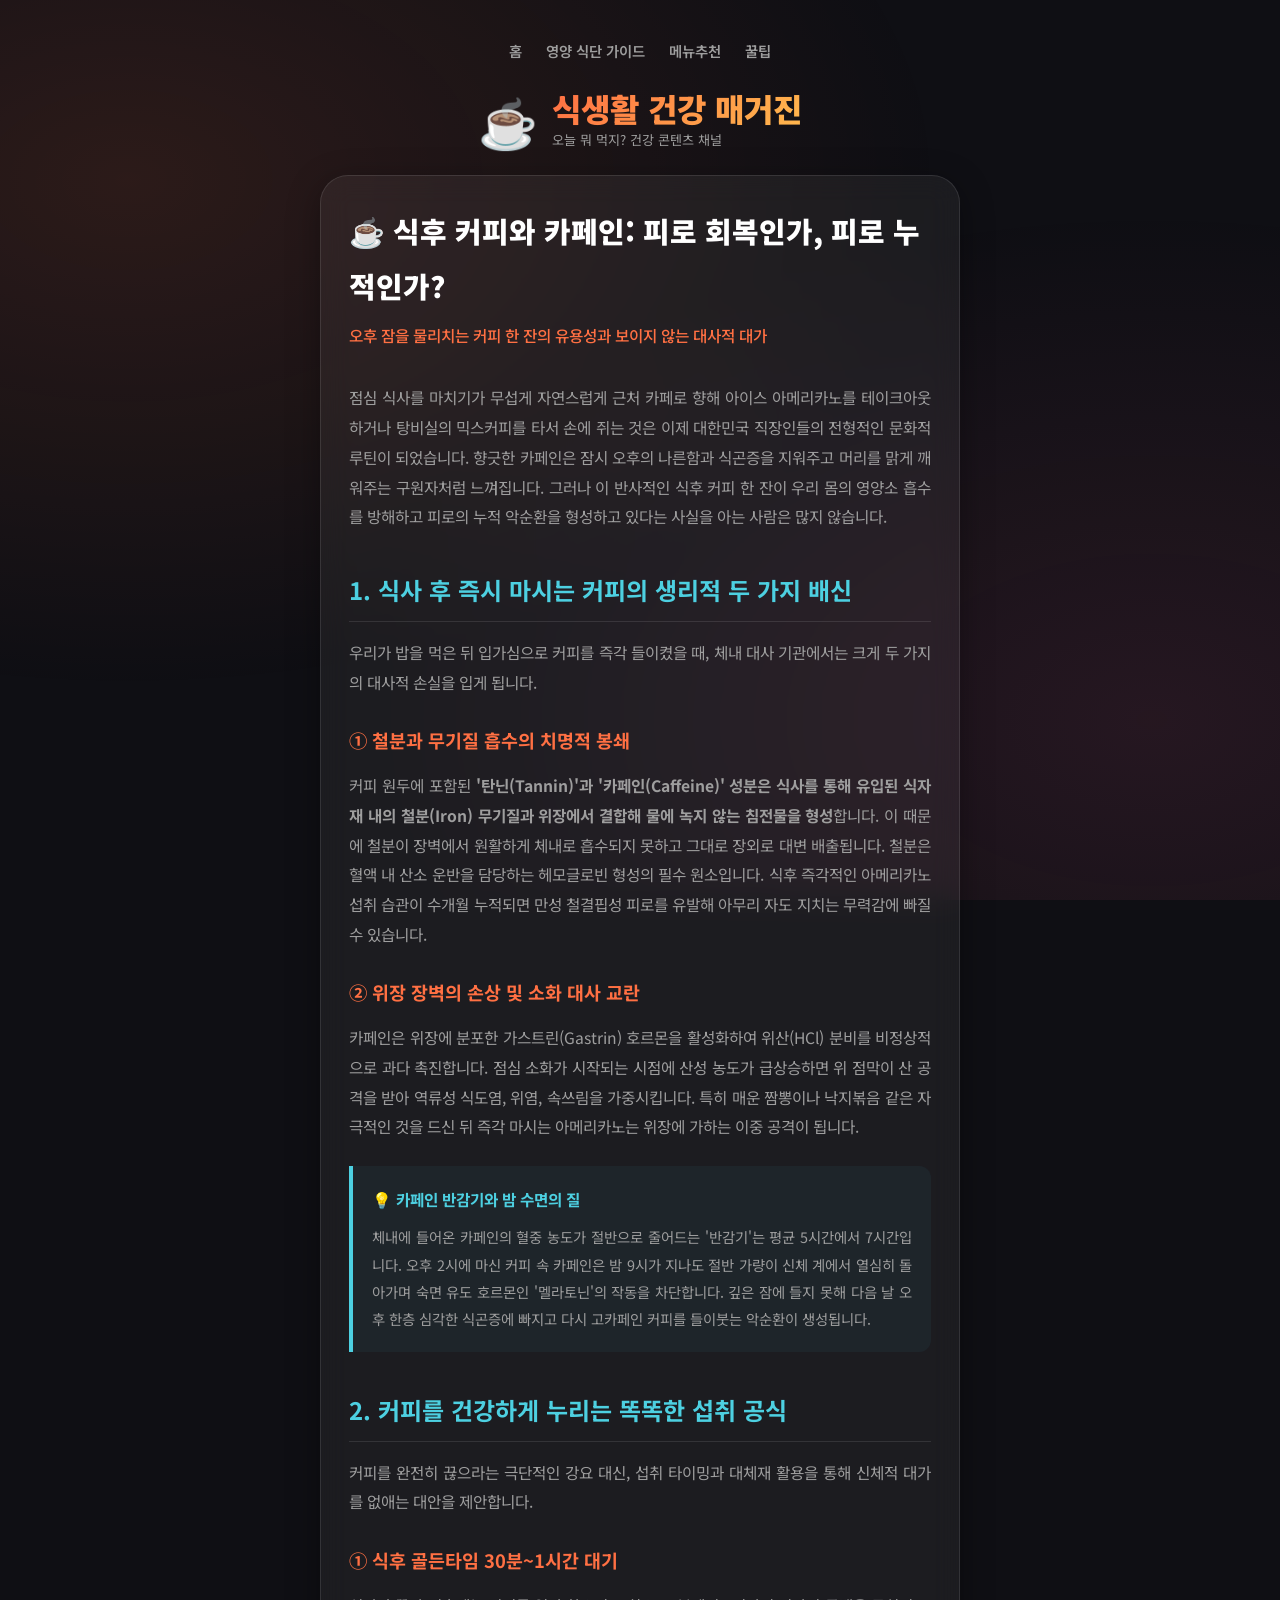
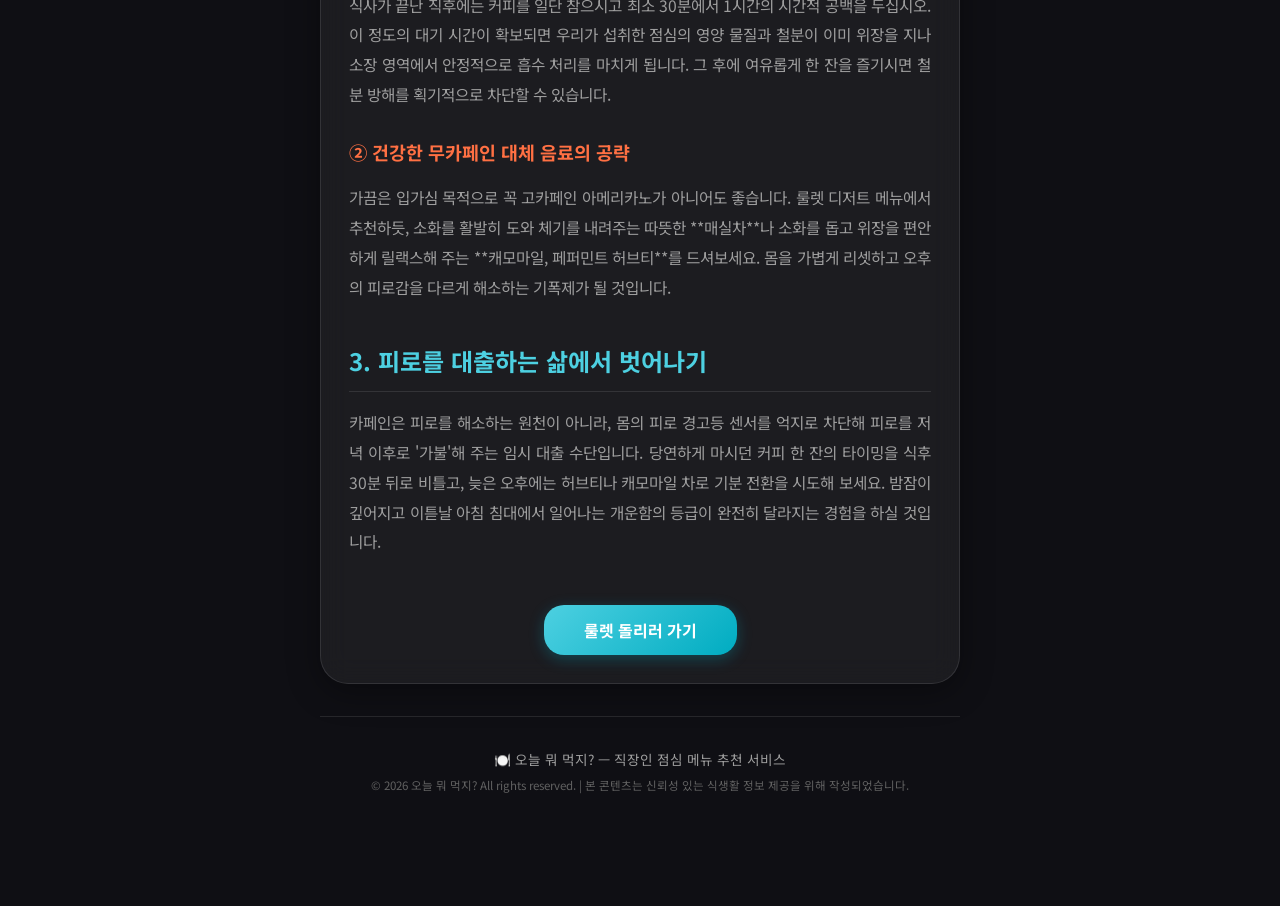
<file: coffee-culture.html>
<!DOCTYPE html>
<html lang="ko">
<head>
    <meta charset="UTF-8">
    <meta name="viewport" content="width=device-width, initial-scale=1.0">
    <title>식후 커피와 카페인: 피로 회복인가 피로 누적인가 | 오늘 뭐 먹지? 🍽️</title>
    <meta name="description" content="점심 식사 후 당연하게 손에 쥐는 아메리카노의 건강에 대한 이면! 카페인과 탄닌이 영양소 흡수와 밤샘 수면에 미치는 메커니즘과 건강한 대체 음료들을 확인해 보세요.">
    <link href="https://fonts.googleapis.com/css2?family=Noto+Sans+KR:wght@300;400;500;700;900&family=Outfit:wght@400;700;900&display=swap" rel="stylesheet">
    <link rel="stylesheet" href="style.css">
    <style>
        .guide-content {
            line-height: 1.9;
            color: var(--text-sub);
            font-size: 0.98rem;
        }
        .guide-content h2 {
            color: var(--teal);
            font-family: var(--font-heading);
            font-size: 1.5rem;
            margin-top: 2.2rem;
            margin-bottom: 1rem;
            font-weight: 700;
            border-bottom: 1px solid var(--border);
            padding-bottom: 0.5rem;
        }
        .guide-content h3 {
            color: var(--orange);
            font-size: 1.15rem;
            margin-top: 1.6rem;
            margin-bottom: 0.8rem;
            font-weight: 700;
        }
        .guide-content p {
            margin-bottom: 1.2rem;
            text-align: justify;
        }
        .guide-content ul, .guide-content ol {
            margin-left: 1.5rem;
            margin-bottom: 1.2rem;
        }
        .guide-content li {
            margin-bottom: 0.5rem;
            line-height: 1.7;
        }
        .highlight-box {
            background: rgba(77, 208, 225, 0.05);
            border-left: 4px solid var(--teal);
            padding: 1.2rem;
            border-radius: 0 12px 12px 0;
            margin: 1.5rem 0;
        }
        .highlight-box h4 {
            color: var(--teal);
            font-weight: 700;
            margin-bottom: 0.5rem;
        }
        .highlight-box p {
            margin-bottom: 0;
            font-size: 0.9rem;
        }
        .back-btn-wrap {
            margin-top: 3rem;
            text-align: center;
        }
        .back-btn {
            display: inline-block;
            padding: 0.8rem 2.5rem;
            background: linear-gradient(135deg, var(--teal), #00acc1);
            border: none;
            border-radius: var(--r-md);
            color: white;
            font-weight: 700;
            text-decoration: none;
            box-shadow: 0 4px 15px rgba(0, 172, 193, 0.3);
            transition: all 0.25s;
        }
        .back-btn:hover {
            transform: translateY(-2px);
            box-shadow: 0 6px 20px rgba(0, 172, 193, 0.5);
        }
    </style>
</head>
<body>
    <div class="app-wrapper">
        <!-- ===== HEADER ===== -->
        <header class="site-header" id="top">
            <nav class="top-nav">
                <a href="index.html">홈</a>
                <a href="diet-guide.html">영양 식단 가이드</a>
                <a href="index.html#main-content">메뉴추천</a>
                <a href="index.html#info-section">꿀팁</a>
            </nav>
            <div class="logo-block">
                <span class="logo-emoji">☕</span>
                <div>
                    <h1 class="site-title">식생활 건강 매거진</h1>
                    <p class="site-tagline">오늘 뭐 먹지? 건강 콘텐츠 채널</p>
                </div>
            </div>
        </header>

        <!-- ===== CONTENT CARD ===== -->
        <main class="card">
            <article class="guide-content">
                <h1 style="color: white; font-size: 1.8rem; font-weight: 900; margin-bottom: 0.5rem;">☕ 식후 커피와 카페인: 피로 회복인가, 피로 누적인가?</h1>
                <p style="color: var(--orange); font-weight: 500; margin-bottom: 2rem;">오후 잠을 물리치는 커피 한 잔의 유용성과 보이지 않는 대사적 대가</p>

                <p>
                    점심 식사를 마치기가 무섭게 자연스럽게 근처 카페로 향해 아이스 아메리카노를 테이크아웃하거나 탕비실의 믹스커피를 타서 손에 쥐는 것은 이제 대한민국 직장인들의 전형적인 문화적 루틴이 되었습니다. 향긋한 카페인은 잠시 오후의 나른함과 식곤증을 지워주고 머리를 맑게 깨워주는 구원자처럼 느껴집니다. 그러나 이 반사적인 식후 커피 한 잔이 우리 몸의 영양소 흡수를 방해하고 피로의 누적 악순환을 형성하고 있다는 사실을 아는 사람은 많지 않습니다.
                </p>

                <h2>1. 식사 후 즉시 마시는 커피의 생리적 두 가지 배신</h2>
                <p>
                    우리가 밥을 먹은 뒤 입가심으로 커피를 즉각 들이켰을 때, 체내 대사 기관에서는 크게 두 가지의 대사적 손실을 입게 됩니다.
                </p>

                <h3>① 철분과 무기질 흡수의 치명적 봉쇄</h3>
                <p>
                    커피 원두에 포함된 <strong>'탄닌(Tannin)'과 '카페인(Caffeine)' 성분은 식사를 통해 유입된 식자재 내의 철분(Iron) 무기질과 위장에서 결합해 물에 녹지 않는 침전물을 형성</strong>합니다. 이 때문에 철분이 장벽에서 원활하게 체내로 흡수되지 못하고 그대로 장외로 대변 배출됩니다. 철분은 혈액 내 산소 운반을 담당하는 헤모글로빈 형성의 필수 원소입니다. 식후 즉각적인 아메리카노 섭취 습관이 수개월 누적되면 만성 철결핍성 피로를 유발해 아무리 자도 지치는 무력감에 빠질 수 있습니다.
                </p>

                <h3>② 위장 장벽의 손상 및 소화 대사 교란</h3>
                <p>
                    카페인은 위장에 분포한 가스트린(Gastrin) 호르몬을 활성화하여 위산(HCl) 분비를 비정상적으로 과다 촉진합니다. 점심 소화가 시작되는 시점에 산성 농도가 급상승하면 위 점막이 산 공격을 받아 역류성 식도염, 위염, 속쓰림을 가중시킵니다. 특히 매운 짬뽕이나 낙지볶음 같은 자극적인 것을 드신 뒤 즉각 마시는 아메리카노는 위장에 가하는 이중 공격이 됩니다.
                </p>

                <div class="highlight-box">
                    <h4>💡 카페인 반감기와 밤 수면의 질</h4>
                    <p>
                        체내에 들어온 카페인의 혈중 농도가 절반으로 줄어드는 '반감기'는 평균 5시간에서 7시간입니다. 오후 2시에 마신 커피 속 카페인은 밤 9시가 지나도 절반 가량이 신체 계에서 열심히 돌아가며 숙면 유도 호르몬인 '멜라토닌'의 작동을 차단합니다. 깊은 잠에 들지 못해 다음 날 오후 한층 심각한 식곤증에 빠지고 다시 고카페인 커피를 들이붓는 악순환이 생성됩니다.
                    </p>
                </div>

                <h2>2. 커피를 건강하게 누리는 똑똑한 섭취 공식</h2>
                <p>
                    커피를 완전히 끊으라는 극단적인 강요 대신, 섭취 타이밍과 대체재 활용을 통해 신체적 대가를 없애는 대안을 제안합니다.
                </p>
                
                <h3>① 식후 골든타임 30분~1시간 대기</h3>
                <p>
                    식사가 끝난 직후에는 커피를 일단 참으시고 최소 30분에서 1시간의 시간적 공백을 두십시오. 이 정도의 대기 시간이 확보되면 우리가 섭취한 점심의 영양 물질과 철분이 이미 위장을 지나 소장 영역에서 안정적으로 흡수 처리를 마치게 됩니다. 그 후에 여유롭게 한 잔을 즐기시면 철분 방해를 획기적으로 차단할 수 있습니다.
                </p>

                <h3>② 건강한 무카페인 대체 음료의 공략</h3>
                <p>
                    가끔은 입가심 목적으로 꼭 고카페인 아메리카노가 아니어도 좋습니다. 룰렛 디저트 메뉴에서 추천하듯, 소화를 활발히 도와 체기를 내려주는 따뜻한 **매실차**나 소화를 돕고 위장을 편안하게 릴랙스해 주는 **캐모마일, 페퍼민트 허브티**를 드셔보세요. 몸을 가볍게 리셋하고 오후의 피로감을 다르게 해소하는 기폭제가 될 것입니다.
                </p>

                <h2>3. 피로를 대출하는 삶에서 벗어나기</h2>
                <p>
                    카페인은 피로를 해소하는 원천이 아니라, 몸의 피로 경고등 센서를 억지로 차단해 피로를 저녁 이후로 '가불'해 주는 임시 대출 수단입니다. 당연하게 마시던 커피 한 잔의 타이밍을 식후 30분 뒤로 비틀고, 늦은 오후에는 허브티나 캐모마일 차로 기분 전환을 시도해 보세요. 밤잠이 깊어지고 이튿날 아침 침대에서 일어나는 개운함의 등급이 완전히 달라지는 경험을 하실 것입니다.
                </p>
            </article>

            <div class="back-btn-wrap">
                <a href="index.html" class="back-btn">룰렛 돌리러 가기</a>
            </div>
        </main>

        <!-- FOOTER -->
        <footer class="site-footer">
            <div class="footer-inner">
                <p class="footer-main">🍽️ 오늘 뭐 먹지? — 직장인 점심 메뉴 추천 서비스</p>
                <p class="footer-sub">© 2026 오늘 뭐 먹지? All rights reserved. | 본 콘텐츠는 신뢰성 있는 식생활 정보 제공을 위해 작성되었습니다.</p>
            </div>
        </footer>
    </div>
</body>
</html>
</file>
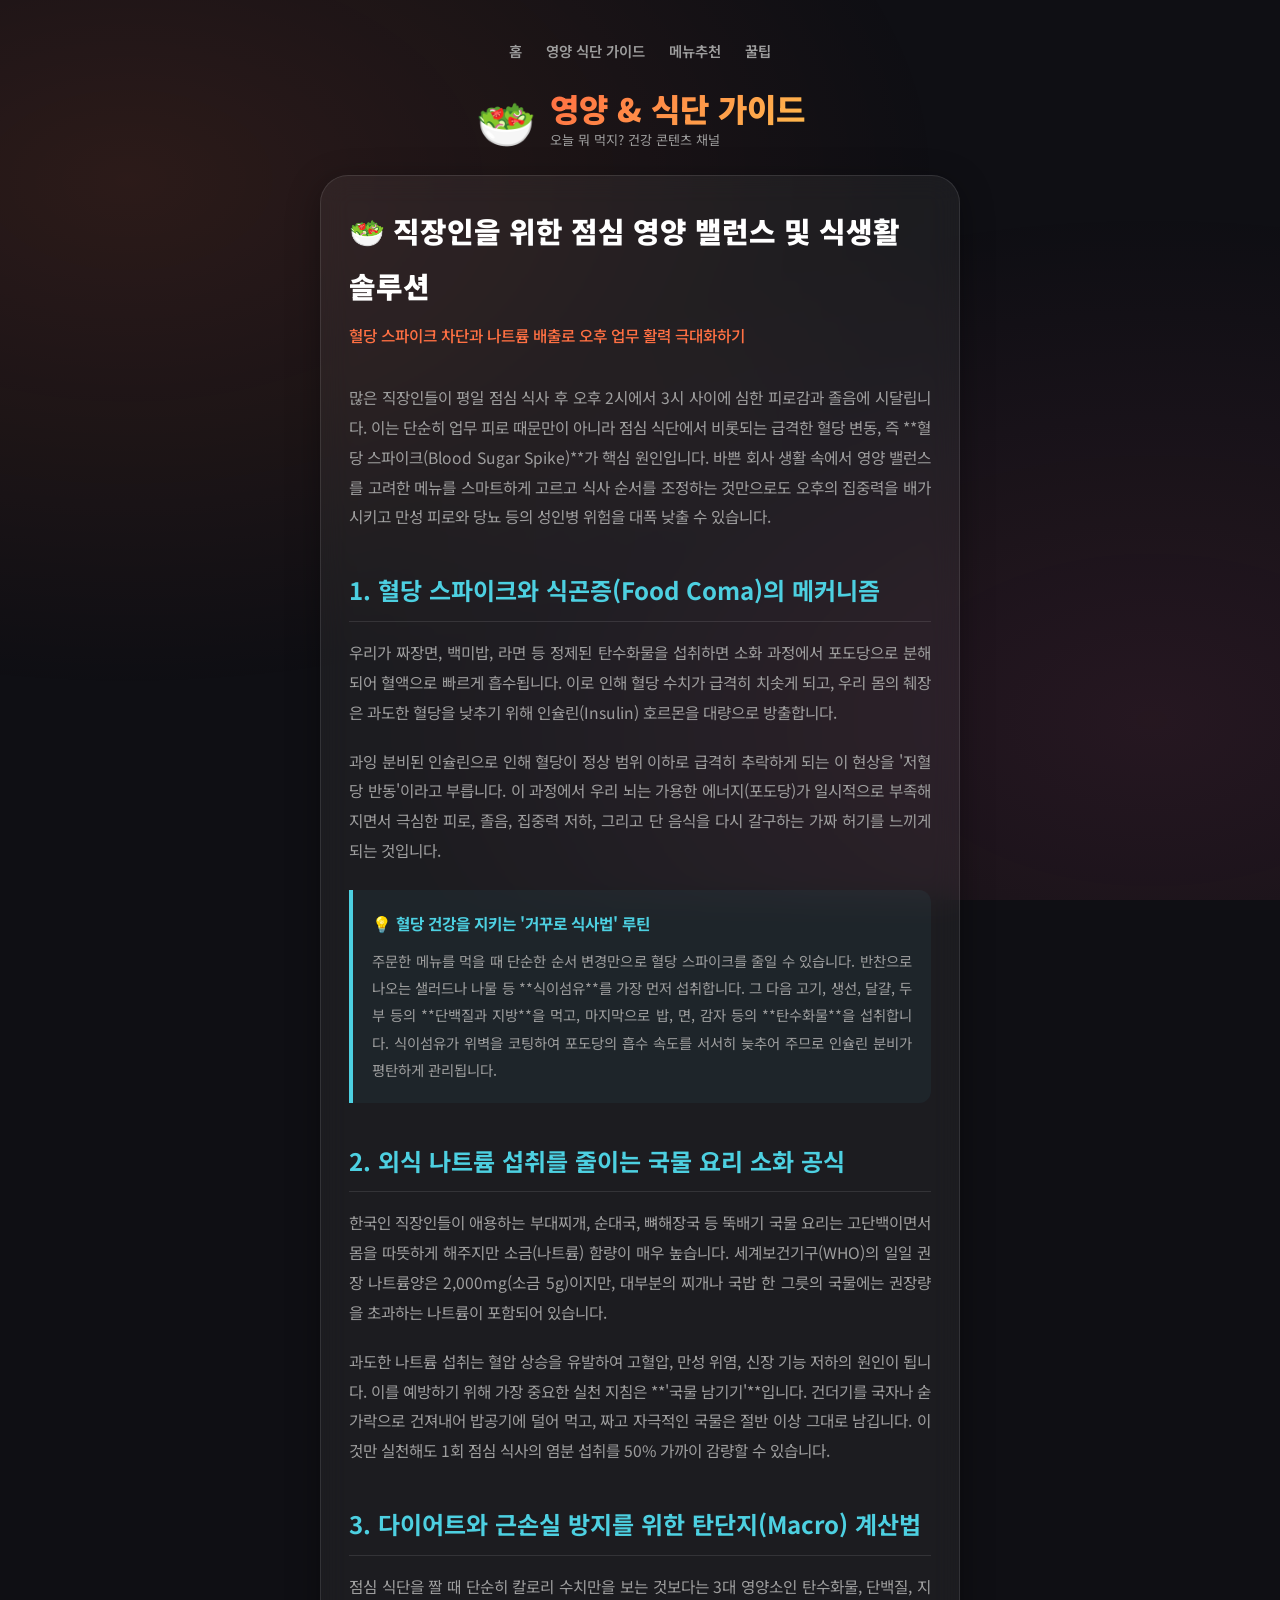
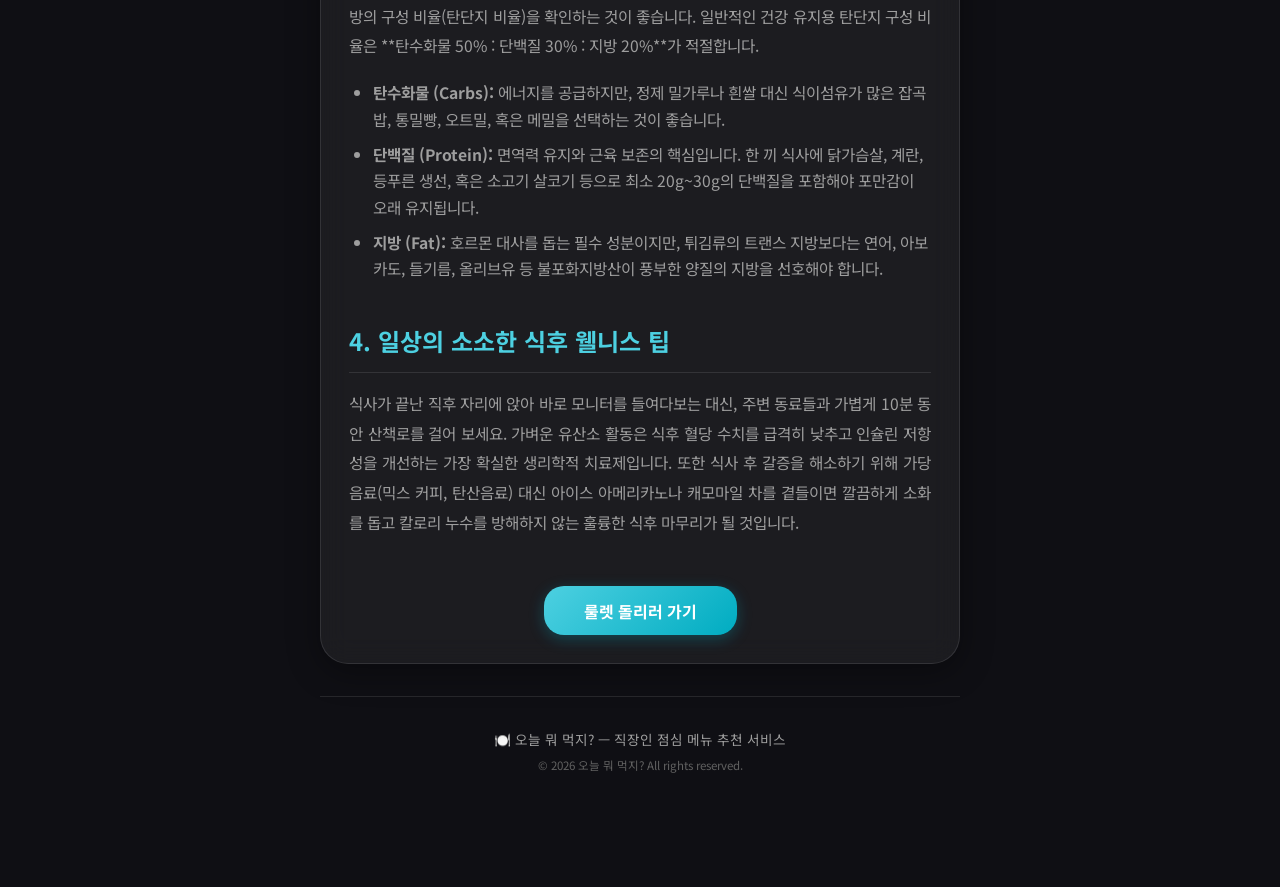
<file: diet-guide.html>
<!DOCTYPE html>
<html lang="ko">
<head>
    <meta charset="UTF-8">
    <meta name="viewport" content="width=device-width, initial-scale=1.0">
    <title>직장인 건강 식단 가이드 & 영양 관리 팁 | 오늘 뭐 먹지? 🍽️</title>
    <meta name="description" content="바쁜 직장인들을 위한 혈당 관리, 식후 식곤증 예방, 나트륨 조절법 및 건강한 점심 메뉴 선택 가이드를 제공합니다.">
    <link href="https://fonts.googleapis.com/css2?family=Noto+Sans+KR:wght@300;400;500;700;900&family=Outfit:wght@400;700;900&display=swap" rel="stylesheet">
    <link rel="stylesheet" href="style.css">
    <style>
        .guide-content {
            line-height: 1.9;
            color: var(--text-sub);
            font-size: 0.98rem;
        }
        .guide-content h2 {
            color: var(--teal);
            font-family: var(--font-heading);
            font-size: 1.5rem;
            margin-top: 2.2rem;
            margin-bottom: 1rem;
            font-weight: 700;
            border-bottom: 1px solid var(--border);
            padding-bottom: 0.5rem;
        }
        .guide-content h3 {
            color: var(--orange);
            font-size: 1.15rem;
            margin-top: 1.6rem;
            margin-bottom: 0.8rem;
            font-weight: 700;
        }
        .guide-content p {
            margin-bottom: 1.2rem;
            text-align: justify;
        }
        .guide-content ul, .guide-content ol {
            margin-left: 1.5rem;
            margin-bottom: 1.2rem;
        }
        .guide-content li {
            margin-bottom: 0.5rem;
            line-height: 1.7;
        }
        .highlight-box {
            background: rgba(77, 208, 225, 0.05);
            border-left: 4px solid var(--teal);
            padding: 1.2rem;
            border-radius: 0 12px 12px 0;
            margin: 1.5rem 0;
        }
        .highlight-box h4 {
            color: var(--teal);
            font-weight: 700;
            margin-bottom: 0.5rem;
        }
        .highlight-box p {
            margin-bottom: 0;
            font-size: 0.9rem;
        }
        .back-btn-wrap {
            margin-top: 3rem;
            text-align: center;
        }
        .back-btn {
            display: inline-block;
            padding: 0.8rem 2.5rem;
            background: linear-gradient(135deg, var(--teal), #00acc1);
            border: none;
            border-radius: var(--r-md);
            color: white;
            font-weight: 700;
            text-decoration: none;
            box-shadow: 0 4px 15px rgba(0, 172, 193, 0.3);
            transition: all 0.25s;
        }
        .back-btn:hover {
            transform: translateY(-2px);
            box-shadow: 0 6px 20px rgba(0, 172, 193, 0.5);
        }
    </style>
</head>
<body>
    <div class="app-wrapper">
        <!-- ===== HEADER ===== -->
        <header class="site-header" id="top">
            <nav class="top-nav">
                <a href="index.html">홈</a>
                <a href="diet-guide.html" class="active">영양 식단 가이드</a>
                <a href="index.html#main-content">메뉴추천</a>
                <a href="index.html#info-section">꿀팁</a>
            </nav>
            <div class="logo-block">
                <span class="logo-emoji">🥗</span>
                <div>
                    <h1 class="site-title">영양 &amp; 식단 가이드</h1>
                    <p class="site-tagline">오늘 뭐 먹지? 건강 콘텐츠 채널</p>
                </div>
            </div>
        </header>

        <!-- ===== CONTENT CARD ===== -->
        <main class="card">
            <article class="guide-content">
                <h1 style="color: white; font-size: 1.8rem; font-weight: 900; margin-bottom: 0.5rem;">🥗 직장인을 위한 점심 영양 밸런스 및 식생활 솔루션</h1>
                <p style="color: var(--orange); font-weight: 500; margin-bottom: 2rem;">혈당 스파이크 차단과 나트륨 배출로 오후 업무 활력 극대화하기</p>

                <p>
                    많은 직장인들이 평일 점심 식사 후 오후 2시에서 3시 사이에 심한 피로감과 졸음에 시달립니다. 이는 단순히 업무 피로 때문만이 아니라 점심 식단에서 비롯되는 급격한 혈당 변동, 즉 **혈당 스파이크(Blood Sugar Spike)**가 핵심 원인입니다. 바쁜 회사 생활 속에서 영양 밸런스를 고려한 메뉴를 스마트하게 고르고 식사 순서를 조정하는 것만으로도 오후의 집중력을 배가시키고 만성 피로와 당뇨 등의 성인병 위험을 대폭 낮출 수 있습니다.
                </p>

                <h2>1. 혈당 스파이크와 식곤증(Food Coma)의 메커니즘</h2>
                <p>
                    우리가 짜장면, 백미밥, 라면 등 정제된 탄수화물을 섭취하면 소화 과정에서 포도당으로 분해되어 혈액으로 빠르게 흡수됩니다. 이로 인해 혈당 수치가 급격히 치솟게 되고, 우리 몸의 췌장은 과도한 혈당을 낮추기 위해 인슐린(Insulin) 호르몬을 대량으로 방출합니다.
                </p>
                <p>
                    과잉 분비된 인슐린으로 인해 혈당이 정상 범위 이하로 급격히 추락하게 되는 이 현상을 '저혈당 반동'이라고 부릅니다. 이 과정에서 우리 뇌는 가용한 에너지(포도당)가 일시적으로 부족해지면서 극심한 피로, 졸음, 집중력 저하, 그리고 단 음식을 다시 갈구하는 가짜 허기를 느끼게 되는 것입니다.
                </p>

                <div class="highlight-box">
                    <h4>💡 혈당 건강을 지키는 '거꾸로 식사법' 루틴</h4>
                    <p>
                        주문한 메뉴를 먹을 때 단순한 순서 변경만으로 혈당 스파이크를 줄일 수 있습니다. 반찬으로 나오는 샐러드나 나물 등 **식이섬유**를 가장 먼저 섭취합니다. 그 다음 고기, 생선, 달걀, 두부 등의 **단백질과 지방**을 먹고, 마지막으로 밥, 면, 감자 등의 **탄수화물**을 섭취합니다. 식이섬유가 위벽을 코팅하여 포도당의 흡수 속도를 서서히 늦추어 주므로 인슐린 분비가 평탄하게 관리됩니다.
                    </p>
                </div>

                <h2>2. 외식 나트륨 섭취를 줄이는 국물 요리 소화 공식</h2>
                <p>
                    한국인 직장인들이 애용하는 부대찌개, 순대국, 뼈해장국 등 뚝배기 국물 요리는 고단백이면서 몸을 따뜻하게 해주지만 소금(나트륨) 함량이 매우 높습니다. 세계보건기구(WHO)의 일일 권장 나트륨양은 2,000mg(소금 5g)이지만, 대부분의 찌개나 국밥 한 그릇의 국물에는 권장량을 초과하는 나트륨이 포함되어 있습니다.
                </p>
                <p>
                    과도한 나트륨 섭취는 혈압 상승을 유발하여 고혈압, 만성 위염, 신장 기능 저하의 원인이 됩니다. 이를 예방하기 위해 가장 중요한 실천 지침은 **'국물 남기기'**입니다. 건더기를 국자나 숟가락으로 건져내어 밥공기에 덜어 먹고, 짜고 자극적인 국물은 절반 이상 그대로 남깁니다. 이것만 실천해도 1회 점심 식사의 염분 섭취를 50% 가까이 감량할 수 있습니다.
                </p>

                <h2>3. 다이어트와 근손실 방지를 위한 탄단지(Macro) 계산법</h2>
                <p>
                    점심 식단을 짤 때 단순히 칼로리 수치만을 보는 것보다는 3대 영양소인 탄수화물, 단백질, 지방의 구성 비율(탄단지 비율)을 확인하는 것이 좋습니다. 일반적인 건강 유지용 탄단지 구성 비율은 **탄수화물 50% : 단백질 30% : 지방 20%**가 적절합니다.
                </p>
                <ul>
                    <li><strong>탄수화물 (Carbs):</strong> 에너지를 공급하지만, 정제 밀가루나 흰쌀 대신 식이섬유가 많은 잡곡밥, 통밀빵, 오트밀, 혹은 메밀을 선택하는 것이 좋습니다.</li>
                    <li><strong>단백질 (Protein):</strong> 면역력 유지와 근육 보존의 핵심입니다. 한 끼 식사에 닭가슴살, 계란, 등푸른 생선, 혹은 소고기 살코기 등으로 최소 20g~30g의 단백질을 포함해야 포만감이 오래 유지됩니다.</li>
                    <li><strong>지방 (Fat):</strong> 호르몬 대사를 돕는 필수 성분이지만, 튀김류의 트랜스 지방보다는 연어, 아보카도, 들기름, 올리브유 등 불포화지방산이 풍부한 양질의 지방을 선호해야 합니다.</li>
                </ul>

                <h2>4. 일상의 소소한 식후 웰니스 팁</h2>
                <p>
                    식사가 끝난 직후 자리에 앉아 바로 모니터를 들여다보는 대신, 주변 동료들과 가볍게 10분 동안 산책로를 걸어 보세요. 가벼운 유산소 활동은 식후 혈당 수치를 급격히 낮추고 인슐린 저항성을 개선하는 가장 확실한 생리학적 치료제입니다. 또한 식사 후 갈증을 해소하기 위해 가당 음료(믹스 커피, 탄산음료) 대신 아이스 아메리카노나 캐모마일 차를 곁들이면 깔끔하게 소화를 돕고 칼로리 누수를 방해하지 않는 훌륭한 식후 마무리가 될 것입니다.
                </p>
            </article>

            <div class="back-btn-wrap">
                <a href="index.html" class="back-btn">룰렛 돌리러 가기</a>
            </div>
        </main>

        <!-- FOOTER -->
        <footer class="site-footer">
            <div class="footer-inner">
                <p class="footer-main">🍽️ 오늘 뭐 먹지? — 직장인 점심 메뉴 추천 서비스</p>
                <p class="footer-sub">© 2026 오늘 뭐 먹지? All rights reserved.</p>
            </div>
        </footer>
    </div>
</body>
</html>
</file>
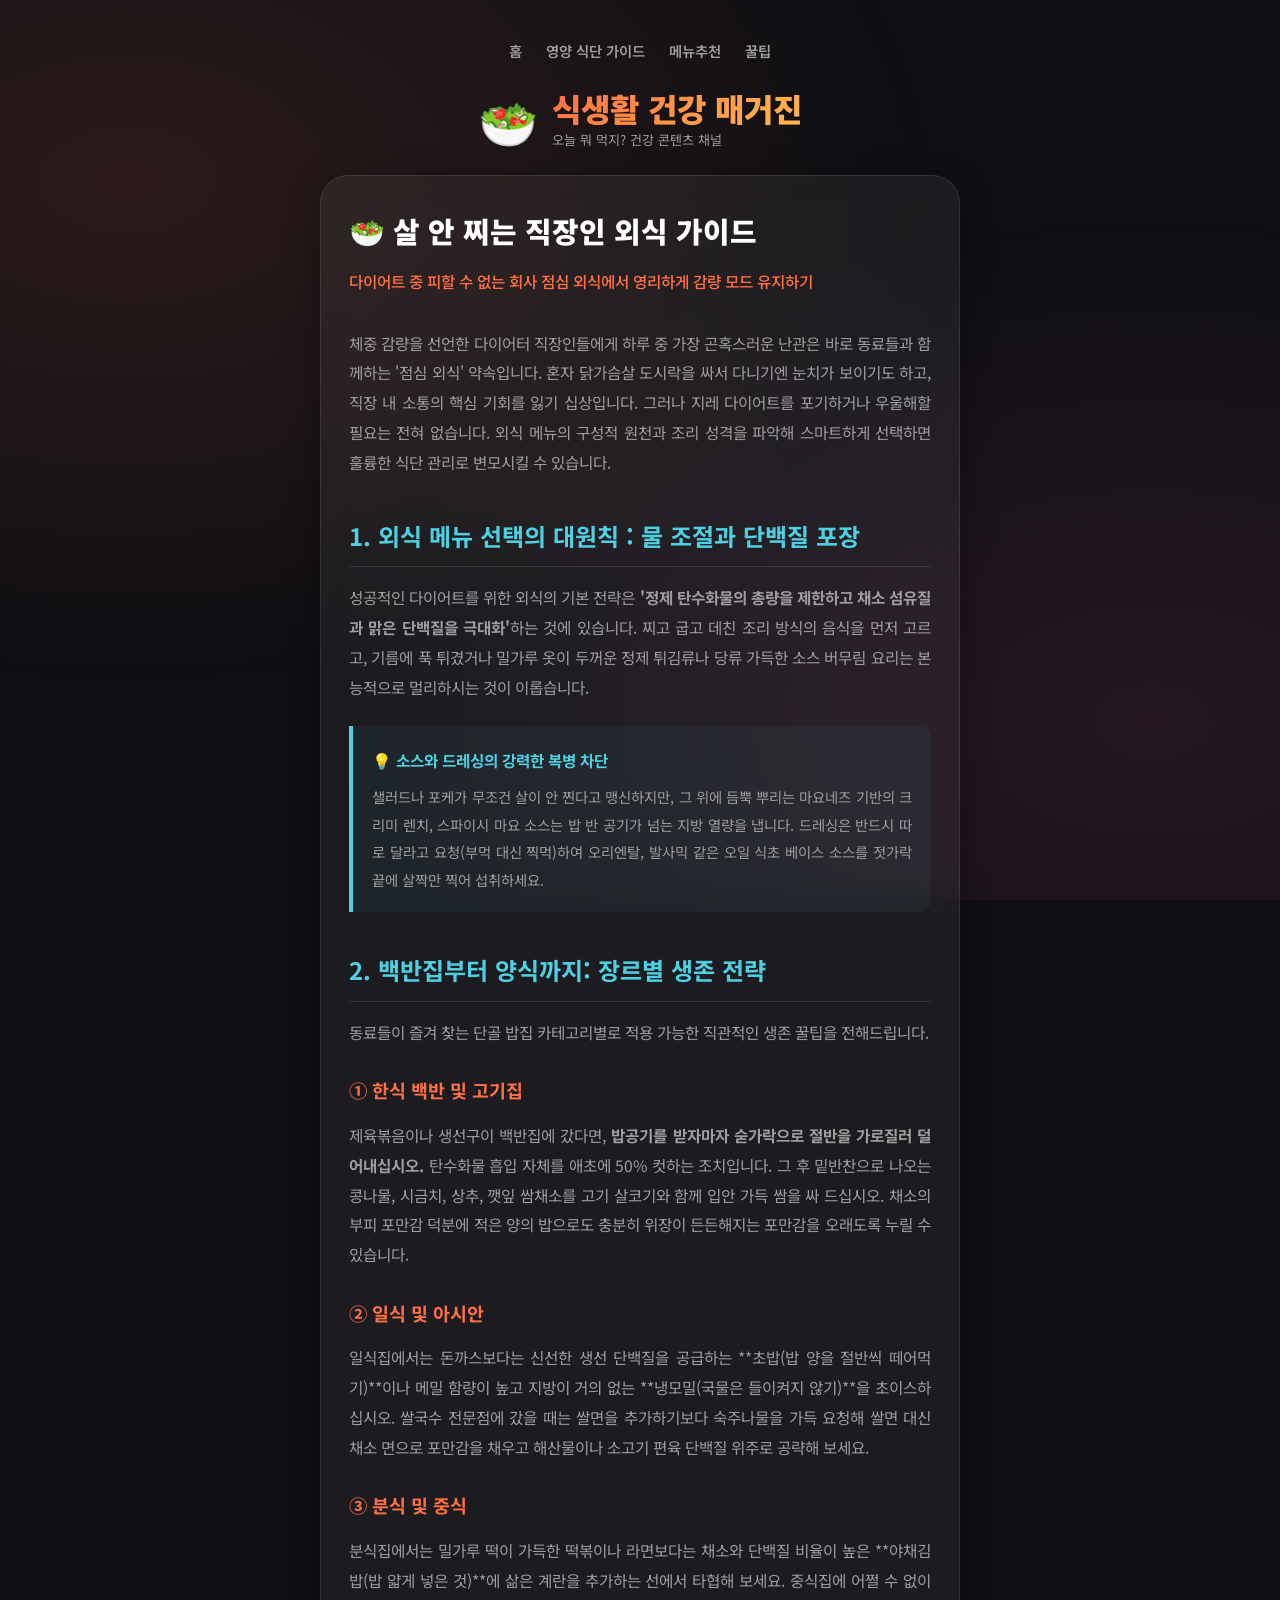
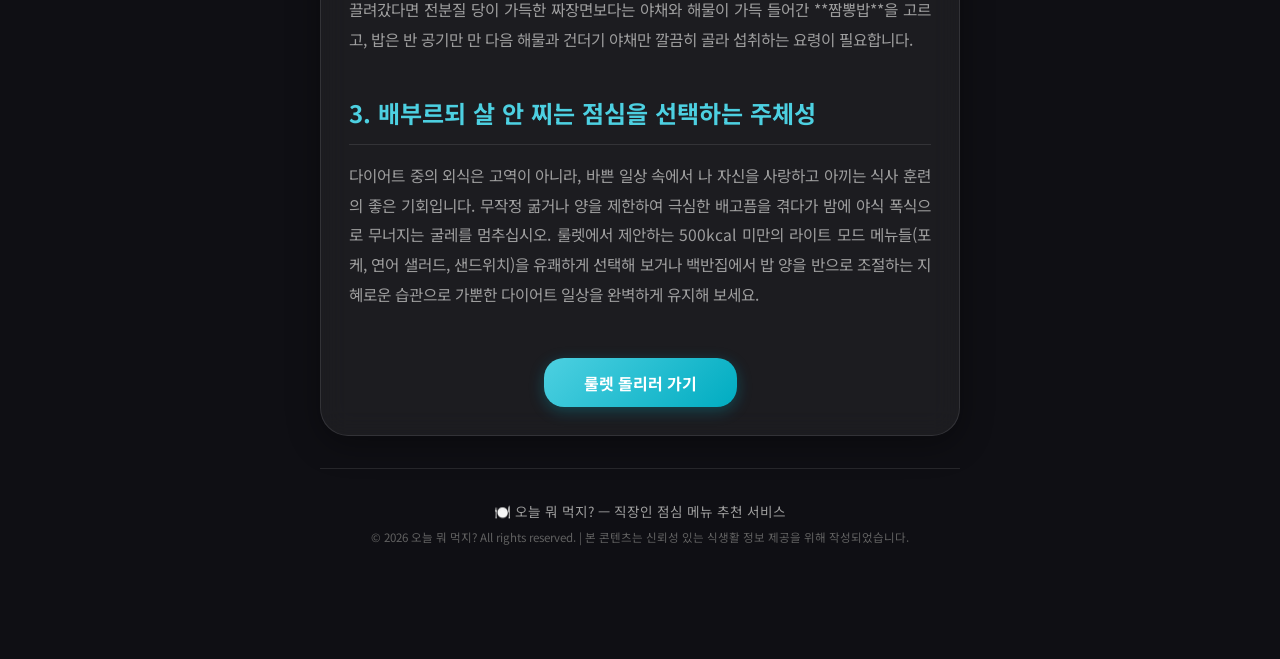
<file: diet-rest.html>
<!DOCTYPE html>
<html lang="ko">
<head>
    <meta charset="UTF-8">
    <meta name="viewport" content="width=device-width, initial-scale=1.0">
    <title>살 안 찌는 직장인 외식 가이드: 저칼로리 메뉴 선택법 | 오늘 뭐 먹지? 🍽️</title>
    <meta name="description" content="다이어트 중 어쩔 수 없는 점심 외식에서 살아남는 실전 식사 꿀팁! 칼로리 부담을 획기적으로 낮추는 메뉴 선택 원칙과 현명한 식단 관리법을 알려드립니다.">
    <link href="https://fonts.googleapis.com/css2?family=Noto+Sans+KR:wght@300;400;500;700;900&family=Outfit:wght@400;700;900&display=swap" rel="stylesheet">
    <link rel="stylesheet" href="style.css">
    <style>
        .guide-content {
            line-height: 1.9;
            color: var(--text-sub);
            font-size: 0.98rem;
        }
        .guide-content h2 {
            color: var(--teal);
            font-family: var(--font-heading);
            font-size: 1.5rem;
            margin-top: 2.2rem;
            margin-bottom: 1rem;
            font-weight: 700;
            border-bottom: 1px solid var(--border);
            padding-bottom: 0.5rem;
        }
        .guide-content h3 {
            color: var(--orange);
            font-size: 1.15rem;
            margin-top: 1.6rem;
            margin-bottom: 0.8rem;
            font-weight: 700;
        }
        .guide-content p {
            margin-bottom: 1.2rem;
            text-align: justify;
        }
        .guide-content ul, .guide-content ol {
            margin-left: 1.5rem;
            margin-bottom: 1.2rem;
        }
        .guide-content li {
            margin-bottom: 0.5rem;
            line-height: 1.7;
        }
        .highlight-box {
            background: rgba(77, 208, 225, 0.05);
            border-left: 4px solid var(--teal);
            padding: 1.2rem;
            border-radius: 0 12px 12px 0;
            margin: 1.5rem 0;
        }
        .highlight-box h4 {
            color: var(--teal);
            font-weight: 700;
            margin-bottom: 0.5rem;
        }
        .highlight-box p {
            margin-bottom: 0;
            font-size: 0.9rem;
        }
        .back-btn-wrap {
            margin-top: 3rem;
            text-align: center;
        }
        .back-btn {
            display: inline-block;
            padding: 0.8rem 2.5rem;
            background: linear-gradient(135deg, var(--teal), #00acc1);
            border: none;
            border-radius: var(--r-md);
            color: white;
            font-weight: 700;
            text-decoration: none;
            box-shadow: 0 4px 15px rgba(0, 172, 193, 0.3);
            transition: all 0.25s;
        }
        .back-btn:hover {
            transform: translateY(-2px);
            box-shadow: 0 6px 20px rgba(0, 172, 193, 0.5);
        }
    </style>
</head>
<body>
    <div class="app-wrapper">
        <!-- ===== HEADER ===== -->
        <header class="site-header" id="top">
            <nav class="top-nav">
                <a href="index.html">홈</a>
                <a href="diet-guide.html">영양 식단 가이드</a>
                <a href="index.html#main-content">메뉴추천</a>
                <a href="index.html#info-section">꿀팁</a>
            </nav>
            <div class="logo-block">
                <span class="logo-emoji">🥗</span>
                <div>
                    <h1 class="site-title">식생활 건강 매거진</h1>
                    <p class="site-tagline">오늘 뭐 먹지? 건강 콘텐츠 채널</p>
                </div>
            </div>
        </header>

        <!-- ===== CONTENT CARD ===== -->
        <main class="card">
            <article class="guide-content">
                <h1 style="color: white; font-size: 1.8rem; font-weight: 900; margin-bottom: 0.5rem;">🥗 살 안 찌는 직장인 외식 가이드</h1>
                <p style="color: var(--orange); font-weight: 500; margin-bottom: 2rem;">다이어트 중 피할 수 없는 회사 점심 외식에서 영리하게 감량 모드 유지하기</p>

                <p>
                    체중 감량을 선언한 다이어터 직장인들에게 하루 중 가장 곤혹스러운 난관은 바로 동료들과 함께하는 '점심 외식' 약속입니다. 혼자 닭가슴살 도시락을 싸서 다니기엔 눈치가 보이기도 하고, 직장 내 소통의 핵심 기회를 잃기 십상입니다. 그러나 지레 다이어트를 포기하거나 우울해할 필요는 전혀 없습니다. 외식 메뉴의 구성적 원천과 조리 성격을 파악해 스마트하게 선택하면 훌륭한 식단 관리로 변모시킬 수 있습니다.
                </p>

                <h2>1. 외식 메뉴 선택의 대원칙 : 물 조절과 단백질 포장</h2>
                <p>
                    성공적인 다이어트를 위한 외식의 기본 전략은 <strong>'정제 탄수화물의 총량을 제한하고 채소 섬유질과 맑은 단백질을 극대화'</strong>하는 것에 있습니다. 찌고 굽고 데친 조리 방식의 음식을 먼저 고르고, 기름에 푹 튀겼거나 밀가루 옷이 두꺼운 정제 튀김류나 당류 가득한 소스 버무림 요리는 본능적으로 멀리하시는 것이 이롭습니다.
                </p>

                <div class="highlight-box">
                    <h4>💡 소스와 드레싱의 강력한 복병 차단</h4>
                    <p>
                        샐러드나 포케가 무조건 살이 안 찐다고 맹신하지만, 그 위에 듬뿍 뿌리는 마요네즈 기반의 크리미 렌치, 스파이시 마요 소스는 밥 반 공기가 넘는 지방 열량을 냅니다. 드레싱은 반드시 따로 달라고 요청(부먹 대신 찍먹)하여 오리엔탈, 발사믹 같은 오일 식초 베이스 소스를 젓가락 끝에 살짝만 찍어 섭취하세요.
                    </p>
                </div>

                <h2>2. 백반집부터 양식까지: 장르별 생존 전략</h2>
                <p>
                    동료들이 즐겨 찾는 단골 밥집 카테고리별로 적용 가능한 직관적인 생존 꿀팁을 전해드립니다.
                </p>
                
                <h3>① 한식 백반 및 고기집</h3>
                <p>
                    제육볶음이나 생선구이 백반집에 갔다면, <strong>밥공기를 받자마자 숟가락으로 절반을 가로질러 덜어내십시오.</strong> 탄수화물 흡입 자체를 애초에 50% 컷하는 조치입니다. 그 후 밑반찬으로 나오는 콩나물, 시금치, 상추, 깻잎 쌈채소를 고기 살코기와 함께 입안 가득 쌈을 싸 드십시오. 채소의 부피 포만감 덕분에 적은 양의 밥으로도 충분히 위장이 든든해지는 포만감을 오래도록 누릴 수 있습니다.
                </p>

                <h3>② 일식 및 아시안</h3>
                <p>
                    일식집에서는 돈까스보다는 신선한 생선 단백질을 공급하는 **초밥(밥 양을 절반씩 떼어먹기)**이나 메밀 함량이 높고 지방이 거의 없는 **냉모밀(국물은 들이켜지 않기)**을 초이스하십시오. 쌀국수 전문점에 갔을 때는 쌀면을 추가하기보다 숙주나물을 가득 요청해 쌀면 대신 채소 면으로 포만감을 채우고 해산물이나 소고기 편육 단백질 위주로 공략해 보세요.
                </p>

                <h3>③ 분식 및 중식</h3>
                <p>
                    분식집에서는 밀가루 떡이 가득한 떡볶이나 라면보다는 채소와 단백질 비율이 높은 **야채김밥(밥 얇게 넣은 것)**에 삶은 계란을 추가하는 선에서 타협해 보세요. 중식집에 어쩔 수 없이 끌려갔다면 전분질 당이 가득한 짜장면보다는 야채와 해물이 가득 들어간 **짬뽕밥**을 고르고, 밥은 반 공기만 만 다음 해물과 건더기 야채만 깔끔히 골라 섭취하는 요령이 필요합니다.
                </p>

                <h2>3. 배부르되 살 안 찌는 점심을 선택하는 주체성</h2>
                <p>
                    다이어트 중의 외식은 고역이 아니라, 바쁜 일상 속에서 나 자신을 사랑하고 아끼는 식사 훈련의 좋은 기회입니다. 무작정 굶거나 양을 제한하여 극심한 배고픔을 겪다가 밤에 야식 폭식으로 무너지는 굴레를 멈추십시오. 룰렛에서 제안하는 500kcal 미만의 라이트 모드 메뉴들(포케, 연어 샐러드, 샌드위치)을 유쾌하게 선택해 보거나 백반집에서 밥 양을 반으로 조절하는 지혜로운 습관으로 가뿐한 다이어트 일상을 완벽하게 유지해 보세요.
                </p>
            </article>

            <div class="back-btn-wrap">
                <a href="index.html" class="back-btn">룰렛 돌리러 가기</a>
            </div>
        </main>

        <!-- FOOTER -->
        <footer class="site-footer">
            <div class="footer-inner">
                <p class="footer-main">🍽️ 오늘 뭐 먹지? — 직장인 점심 메뉴 추천 서비스</p>
                <p class="footer-sub">© 2026 오늘 뭐 먹지? All rights reserved. | 본 콘텐츠는 신뢰성 있는 식생활 정보 제공을 위해 작성되었습니다.</p>
            </div>
        </footer>
    </div>
</body>
</html>
</file>
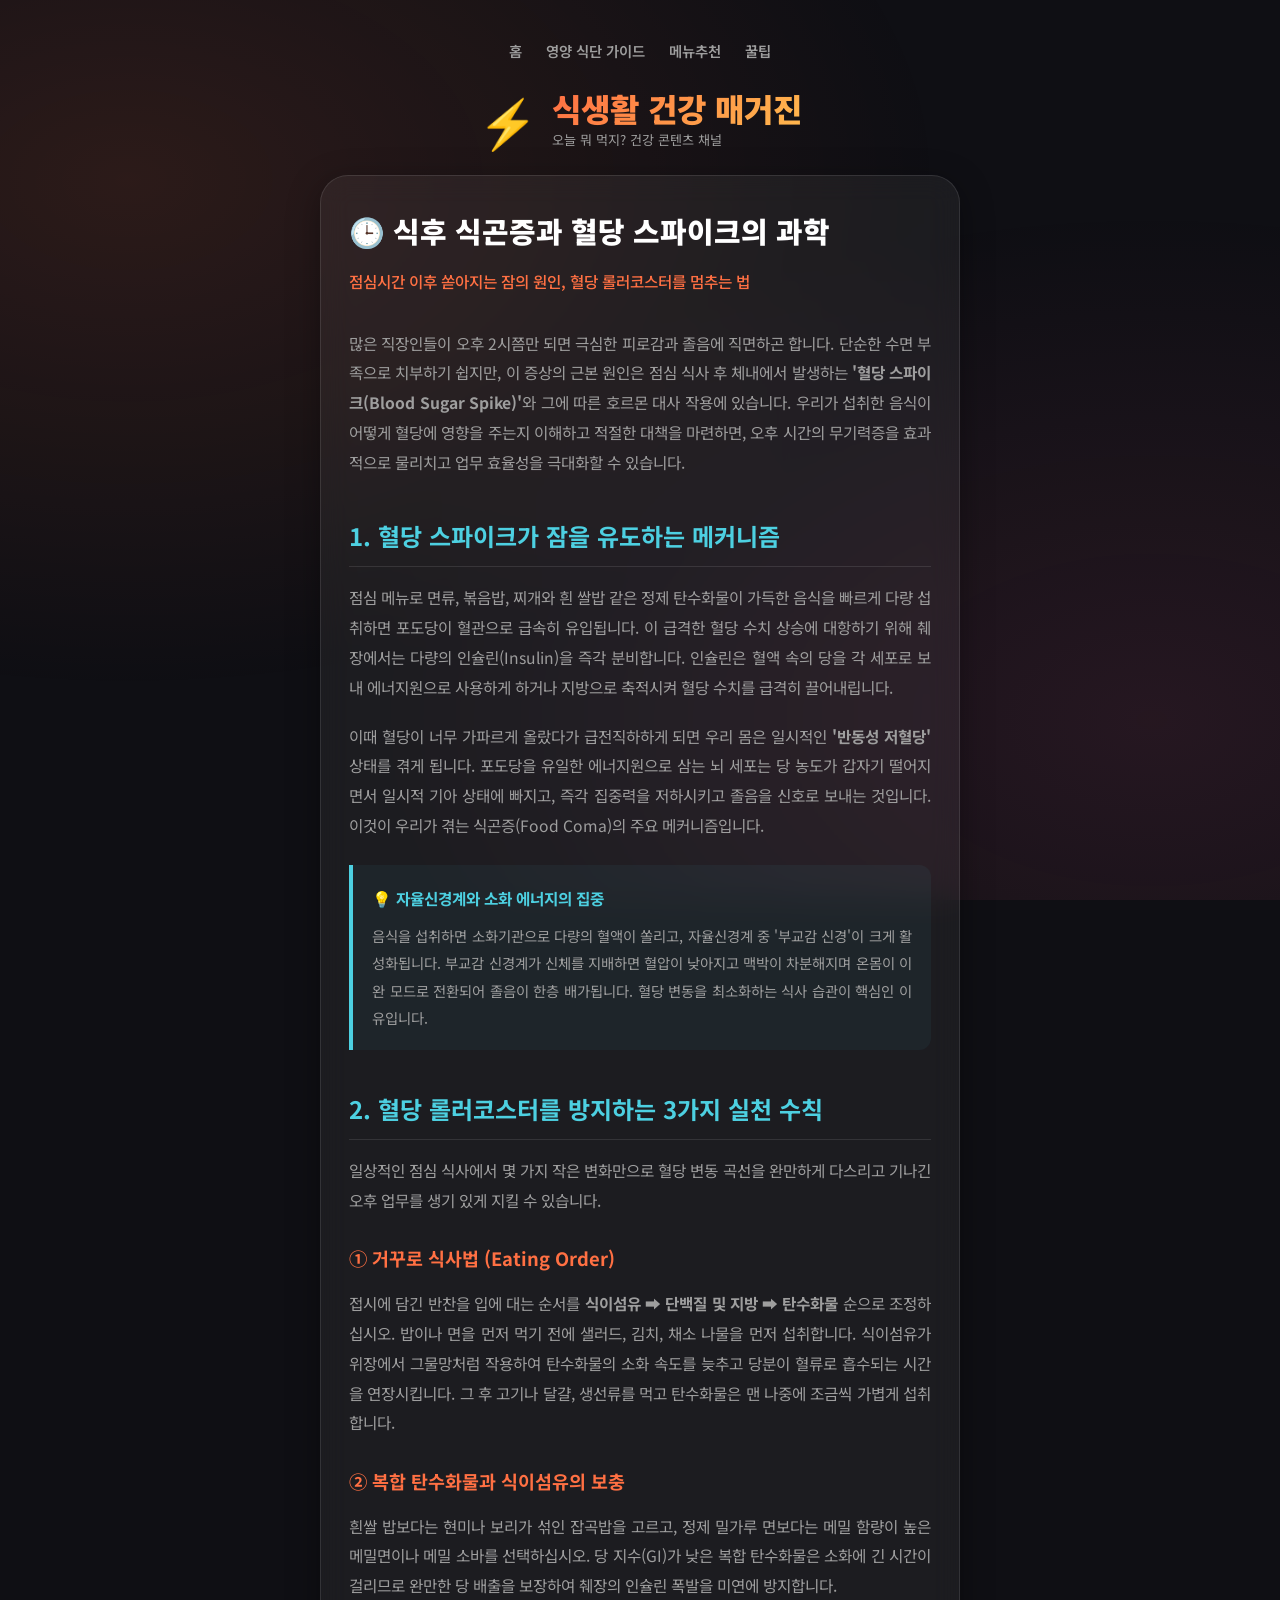
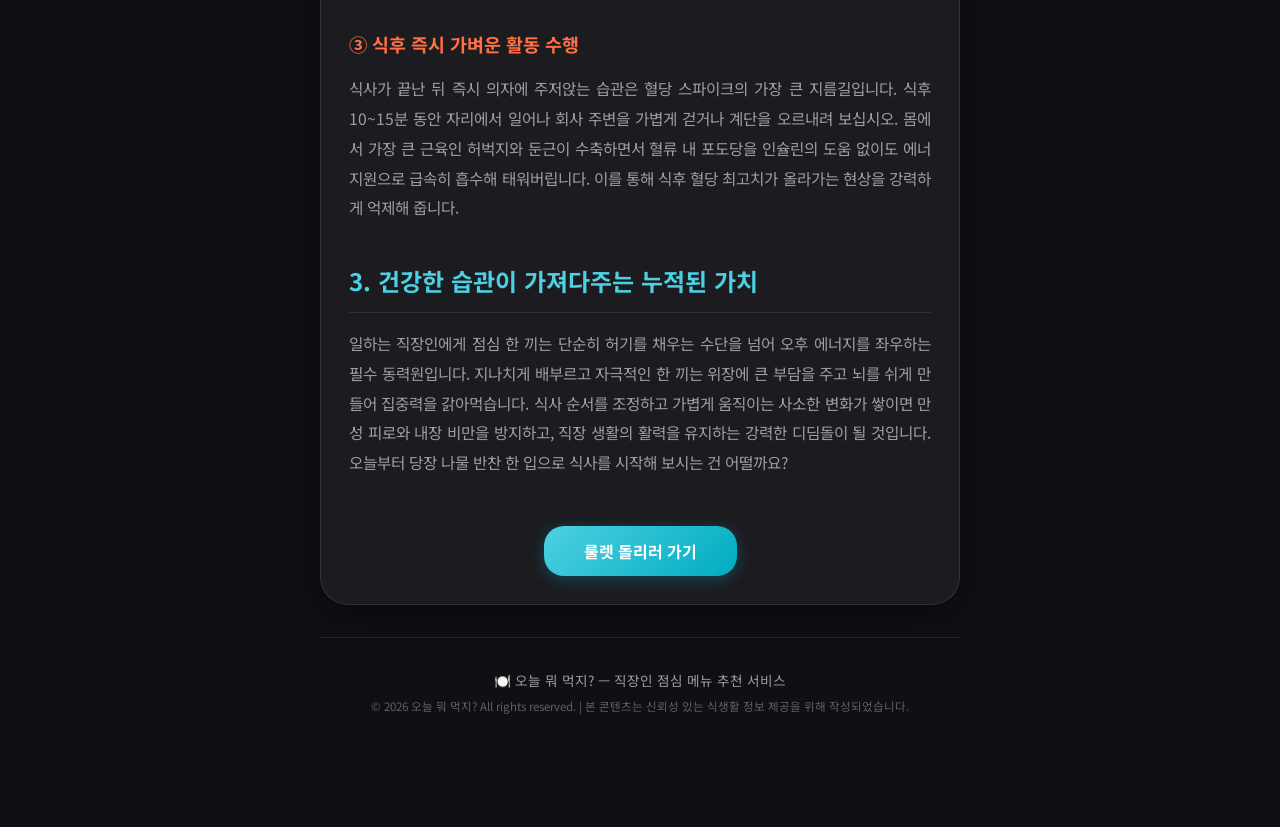
<file: glucose-spike.html>
<!DOCTYPE html>
<html lang="ko">
<head>
    <meta charset="UTF-8">
    <meta name="viewport" content="width=device-width, initial-scale=1.0">
    <title>식후 식곤증과 혈당 스파이크의 과학 | 오늘 뭐 먹지? 🍽️</title>
    <meta name="description" content="점심식사 후 쏟아지는 피로와 식곤증의 진짜 원인, 혈당 스파이크! 혈당 롤러코스터 현상의 과학적 메커니즘과 이를 예방하는 3대 식생활 수칙을 알려드립니다.">
    <link href="https://fonts.googleapis.com/css2?family=Noto+Sans+KR:wght@300;400;500;700;900&family=Outfit:wght@400;700;900&display=swap" rel="stylesheet">
    <link rel="stylesheet" href="style.css">
    <style>
        .guide-content {
            line-height: 1.9;
            color: var(--text-sub);
            font-size: 0.98rem;
        }
        .guide-content h2 {
            color: var(--teal);
            font-family: var(--font-heading);
            font-size: 1.5rem;
            margin-top: 2.2rem;
            margin-bottom: 1rem;
            font-weight: 700;
            border-bottom: 1px solid var(--border);
            padding-bottom: 0.5rem;
        }
        .guide-content h3 {
            color: var(--orange);
            font-size: 1.15rem;
            margin-top: 1.6rem;
            margin-bottom: 0.8rem;
            font-weight: 700;
        }
        .guide-content p {
            margin-bottom: 1.2rem;
            text-align: justify;
        }
        .guide-content ul, .guide-content ol {
            margin-left: 1.5rem;
            margin-bottom: 1.2rem;
        }
        .guide-content li {
            margin-bottom: 0.5rem;
            line-height: 1.7;
        }
        .highlight-box {
            background: rgba(77, 208, 225, 0.05);
            border-left: 4px solid var(--teal);
            padding: 1.2rem;
            border-radius: 0 12px 12px 0;
            margin: 1.5rem 0;
        }
        .highlight-box h4 {
            color: var(--teal);
            font-weight: 700;
            margin-bottom: 0.5rem;
        }
        .highlight-box p {
            margin-bottom: 0;
            font-size: 0.9rem;
        }
        .back-btn-wrap {
            margin-top: 3rem;
            text-align: center;
        }
        .back-btn {
            display: inline-block;
            padding: 0.8rem 2.5rem;
            background: linear-gradient(135deg, var(--teal), #00acc1);
            border: none;
            border-radius: var(--r-md);
            color: white;
            font-weight: 700;
            text-decoration: none;
            box-shadow: 0 4px 15px rgba(0, 172, 193, 0.3);
            transition: all 0.25s;
        }
        .back-btn:hover {
            transform: translateY(-2px);
            box-shadow: 0 6px 20px rgba(0, 172, 193, 0.5);
        }
    </style>
</head>
<body>
    <div class="app-wrapper">
        <!-- ===== HEADER ===== -->
        <header class="site-header" id="top">
            <nav class="top-nav">
                <a href="index.html">홈</a>
                <a href="diet-guide.html">영양 식단 가이드</a>
                <a href="index.html#main-content">메뉴추천</a>
                <a href="index.html#info-section">꿀팁</a>
            </nav>
            <div class="logo-block">
                <span class="logo-emoji">⚡</span>
                <div>
                    <h1 class="site-title">식생활 건강 매거진</h1>
                    <p class="site-tagline">오늘 뭐 먹지? 건강 콘텐츠 채널</p>
                </div>
            </div>
        </header>

        <!-- ===== CONTENT CARD ===== -->
        <main class="card">
            <article class="guide-content">
                <h1 style="color: white; font-size: 1.8rem; font-weight: 900; margin-bottom: 0.5rem;">🕒 식후 식곤증과 혈당 스파이크의 과학</h1>
                <p style="color: var(--orange); font-weight: 500; margin-bottom: 2rem;">점심시간 이후 쏟아지는 잠의 원인, 혈당 롤러코스터를 멈추는 법</p>

                <p>
                    많은 직장인들이 오후 2시쯤만 되면 극심한 피로감과 졸음에 직면하곤 합니다. 단순한 수면 부족으로 치부하기 쉽지만, 이 증상의 근본 원인은 점심 식사 후 체내에서 발생하는 <strong>'혈당 스파이크(Blood Sugar Spike)'</strong>와 그에 따른 호르몬 대사 작용에 있습니다. 우리가 섭취한 음식이 어떻게 혈당에 영향을 주는지 이해하고 적절한 대책을 마련하면, 오후 시간의 무기력증을 효과적으로 물리치고 업무 효율성을 극대화할 수 있습니다.
                </p>

                <h2>1. 혈당 스파이크가 잠을 유도하는 메커니즘</h2>
                <p>
                    점심 메뉴로 면류, 볶음밥, 찌개와 흰 쌀밥 같은 정제 탄수화물이 가득한 음식을 빠르게 다량 섭취하면 포도당이 혈관으로 급속히 유입됩니다. 이 급격한 혈당 수치 상승에 대항하기 위해 췌장에서는 다량의 인슐린(Insulin)을 즉각 분비합니다. 인슐린은 혈액 속의 당을 각 세포로 보내 에너지원으로 사용하게 하거나 지방으로 축적시켜 혈당 수치를 급격히 끌어내립니다.
                </p>
                <p>
                    이때 혈당이 너무 가파르게 올랐다가 급전직하하게 되면 우리 몸은 일시적인 <strong>'반동성 저혈당'</strong> 상태를 겪게 됩니다. 포도당을 유일한 에너지원으로 삼는 뇌 세포는 당 농도가 갑자기 떨어지면서 일시적 기아 상태에 빠지고, 즉각 집중력을 저하시키고 졸음을 신호로 보내는 것입니다. 이것이 우리가 겪는 식곤증(Food Coma)의 주요 메커니즘입니다.
                </p>

                <div class="highlight-box">
                    <h4>💡 자율신경계와 소화 에너지의 집중</h4>
                    <p>
                        음식을 섭취하면 소화기관으로 다량의 혈액이 쏠리고, 자율신경계 중 '부교감 신경'이 크게 활성화됩니다. 부교감 신경계가 신체를 지배하면 혈압이 낮아지고 맥박이 차분해지며 온몸이 이완 모드로 전환되어 졸음이 한층 배가됩니다. 혈당 변동을 최소화하는 식사 습관이 핵심인 이유입니다.
                    </p>
                </div>

                <h2>2. 혈당 롤러코스터를 방지하는 3가지 실천 수칙</h2>
                <p>
                    일상적인 점심 식사에서 몇 가지 작은 변화만으로 혈당 변동 곡선을 완만하게 다스리고 기나긴 오후 업무를 생기 있게 지킬 수 있습니다.
                </p>
                
                <h3>① 거꾸로 식사법 (Eating Order)</h3>
                <p>
                    접시에 담긴 반찬을 입에 대는 순서를 <strong>식이섬유 ➡️ 단백질 및 지방 ➡️ 탄수화물</strong> 순으로 조정하십시오. 밥이나 면을 먼저 먹기 전에 샐러드, 김치, 채소 나물을 먼저 섭취합니다. 식이섬유가 위장에서 그물망처럼 작용하여 탄수화물의 소화 속도를 늦추고 당분이 혈류로 흡수되는 시간을 연장시킵니다. 그 후 고기나 달걀, 생선류를 먹고 탄수화물은 맨 나중에 조금씩 가볍게 섭취합니다.
                </p>

                <h3>② 복합 탄수화물과 식이섬유의 보충</h3>
                <p>
                    흰쌀 밥보다는 현미나 보리가 섞인 잡곡밥을 고르고, 정제 밀가루 면보다는 메밀 함량이 높은 메밀면이나 메밀 소바를 선택하십시오. 당 지수(GI)가 낮은 복합 탄수화물은 소화에 긴 시간이 걸리므로 완만한 당 배출을 보장하여 췌장의 인슐린 폭발을 미연에 방지합니다.
                </p>

                <h3>③ 식후 즉시 가벼운 활동 수행</h3>
                <p>
                    식사가 끝난 뒤 즉시 의자에 주저앉는 습관은 혈당 스파이크의 가장 큰 지름길입니다. 식후 10~15분 동안 자리에서 일어나 회사 주변을 가볍게 걷거나 계단을 오르내려 보십시오. 몸에서 가장 큰 근육인 허벅지와 둔근이 수축하면서 혈류 내 포도당을 인슐린의 도움 없이도 에너지원으로 급속히 흡수해 태워버립니다. 이를 통해 식후 혈당 최고치가 올라가는 현상을 강력하게 억제해 줍니다.
                </p>

                <h2>3. 건강한 습관이 가져다주는 누적된 가치</h2>
                <p>
                    일하는 직장인에게 점심 한 끼는 단순히 허기를 채우는 수단을 넘어 오후 에너지를 좌우하는 필수 동력원입니다. 지나치게 배부르고 자극적인 한 끼는 위장에 큰 부담을 주고 뇌를 쉬게 만들어 집중력을 갉아먹습니다. 식사 순서를 조정하고 가볍게 움직이는 사소한 변화가 쌓이면 만성 피로와 내장 비만을 방지하고, 직장 생활의 활력을 유지하는 강력한 디딤돌이 될 것입니다. 오늘부터 당장 나물 반찬 한 입으로 식사를 시작해 보시는 건 어떨까요?
                </p>
            </article>

            <div class="back-btn-wrap">
                <a href="index.html" class="back-btn">룰렛 돌리러 가기</a>
            </div>
        </main>

        <!-- FOOTER -->
        <footer class="site-footer">
            <div class="footer-inner">
                <p class="footer-main">🍽️ 오늘 뭐 먹지? — 직장인 점심 메뉴 추천 서비스</p>
                <p class="footer-sub">© 2026 오늘 뭐 먹지? All rights reserved. | 본 콘텐츠는 신뢰성 있는 식생활 정보 제공을 위해 작성되었습니다.</p>
            </div>
        </footer>
    </div>
</body>
</html>
</file>
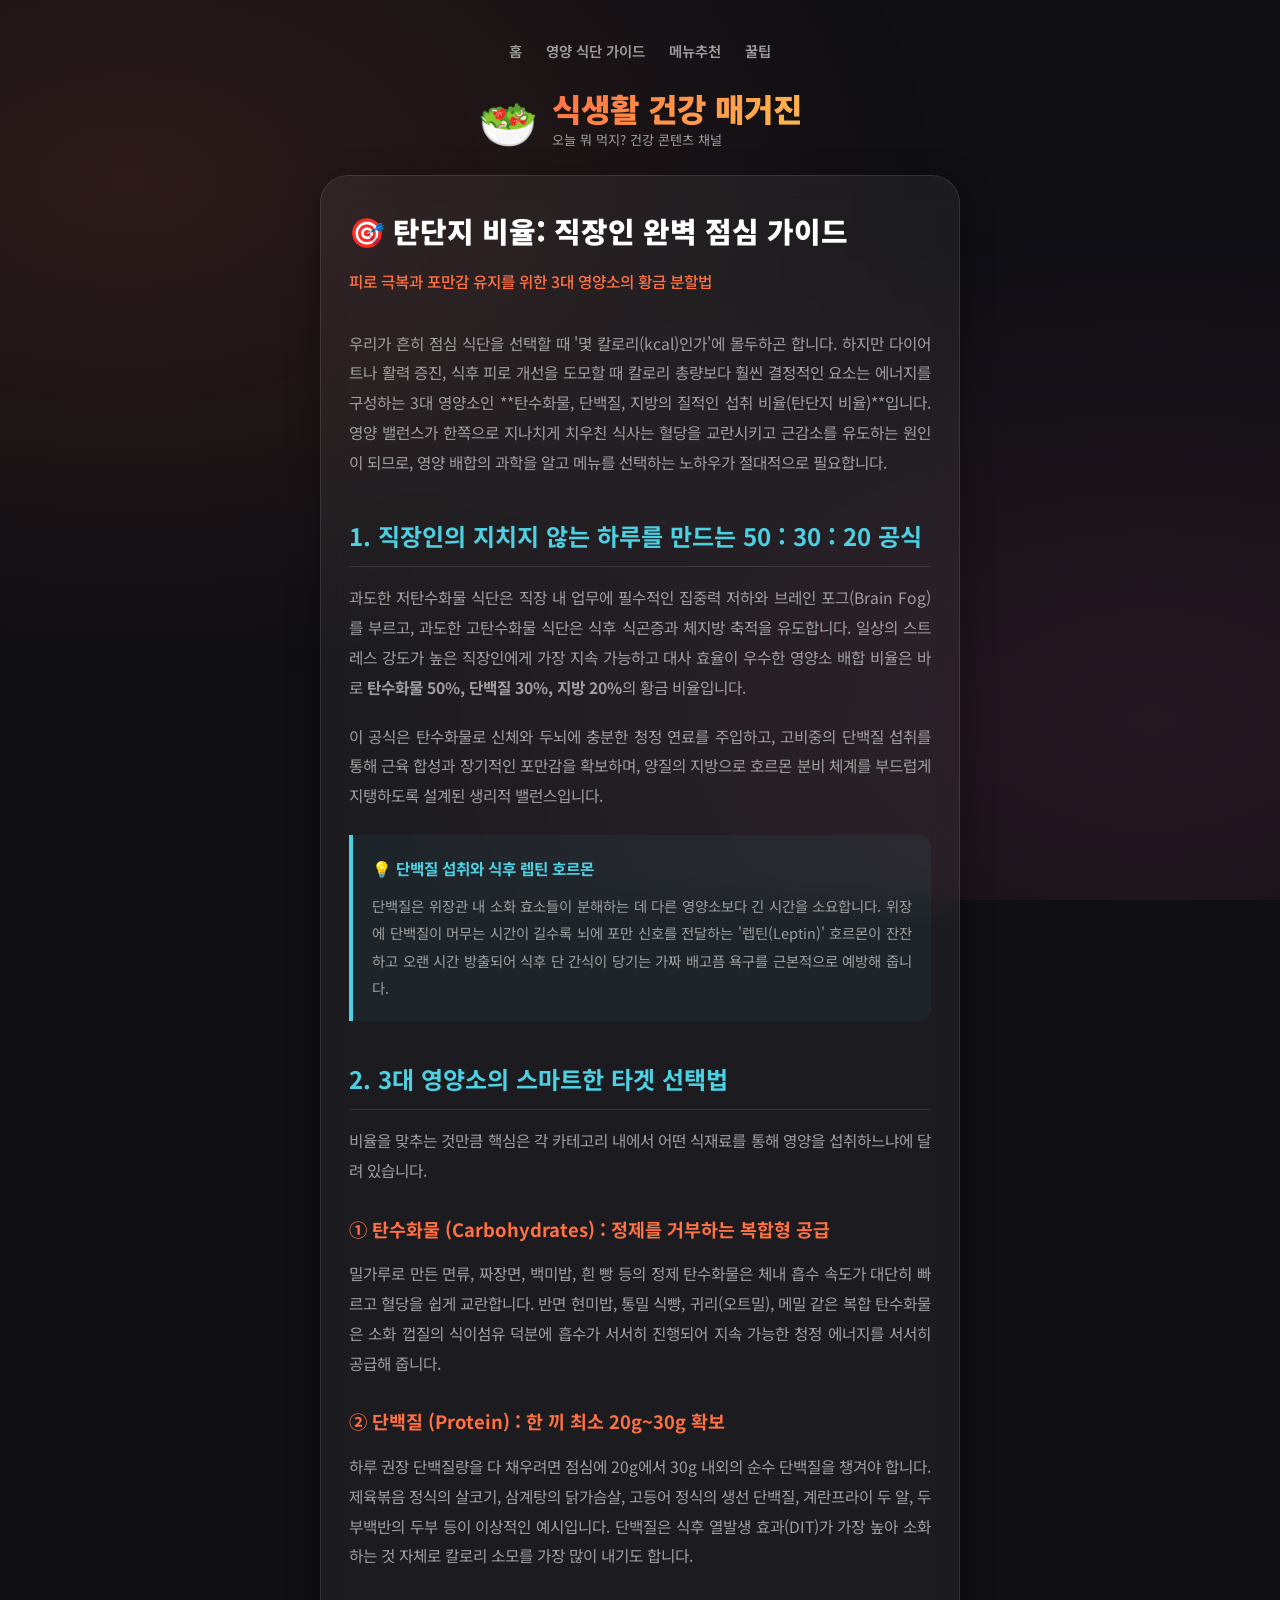
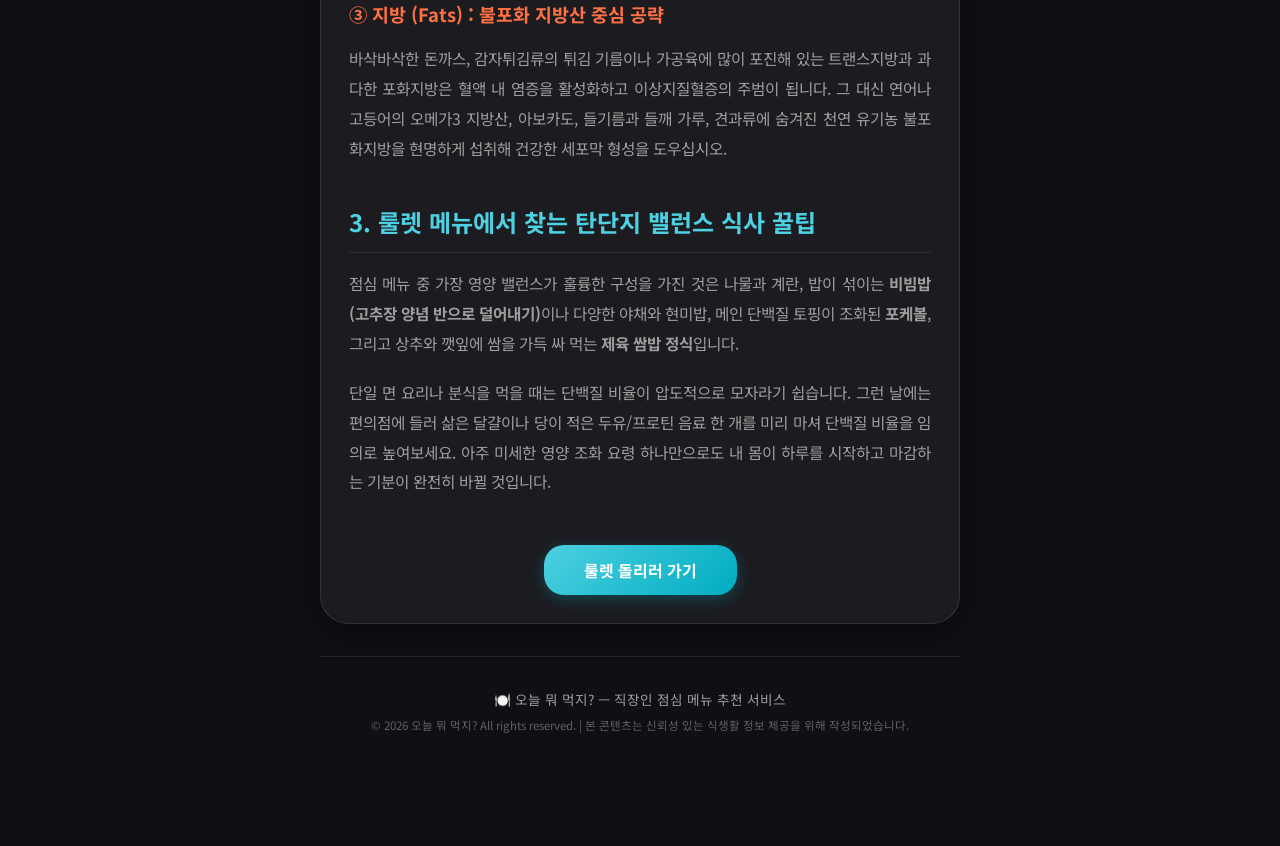
<file: macro-balance.html>
<!DOCTYPE html>
<html lang="ko">
<head>
    <meta charset="UTF-8">
    <meta name="viewport" content="width=device-width, initial-scale=1.0">
    <title>탄단지 비율: 직장인 완벽 점심 가이드 | 오늘 뭐 먹지? 🍽️</title>
    <meta name="description" content="단순 칼로리 제한을 넘어 에너지를 올리고 근육을 지키는 탄수화물, 단백질, 지방(탄단지)의 황금 비율 50:30:20과 스마트한 점심 영양 밸런스 식단법을 제안합니다.">
    <link href="https://fonts.googleapis.com/css2?family=Noto+Sans+KR:wght@300;400;500;700;900&family=Outfit:wght@400;700;900&display=swap" rel="stylesheet">
    <link rel="stylesheet" href="style.css">
    <style>
        .guide-content {
            line-height: 1.9;
            color: var(--text-sub);
            font-size: 0.98rem;
        }
        .guide-content h2 {
            color: var(--teal);
            font-family: var(--font-heading);
            font-size: 1.5rem;
            margin-top: 2.2rem;
            margin-bottom: 1rem;
            font-weight: 700;
            border-bottom: 1px solid var(--border);
            padding-bottom: 0.5rem;
        }
        .guide-content h3 {
            color: var(--orange);
            font-size: 1.15rem;
            margin-top: 1.6rem;
            margin-bottom: 0.8rem;
            font-weight: 700;
        }
        .guide-content p {
            margin-bottom: 1.2rem;
            text-align: justify;
        }
        .guide-content ul, .guide-content ol {
            margin-left: 1.5rem;
            margin-bottom: 1.2rem;
        }
        .guide-content li {
            margin-bottom: 0.5rem;
            line-height: 1.7;
        }
        .highlight-box {
            background: rgba(77, 208, 225, 0.05);
            border-left: 4px solid var(--teal);
            padding: 1.2rem;
            border-radius: 0 12px 12px 0;
            margin: 1.5rem 0;
        }
        .highlight-box h4 {
            color: var(--teal);
            font-weight: 700;
            margin-bottom: 0.5rem;
        }
        .highlight-box p {
            margin-bottom: 0;
            font-size: 0.9rem;
        }
        .back-btn-wrap {
            margin-top: 3rem;
            text-align: center;
        }
        .back-btn {
            display: inline-block;
            padding: 0.8rem 2.5rem;
            background: linear-gradient(135deg, var(--teal), #00acc1);
            border: none;
            border-radius: var(--r-md);
            color: white;
            font-weight: 700;
            text-decoration: none;
            box-shadow: 0 4px 15px rgba(0, 172, 193, 0.3);
            transition: all 0.25s;
        }
        .back-btn:hover {
            transform: translateY(-2px);
            box-shadow: 0 6px 20px rgba(0, 172, 193, 0.5);
        }
    </style>
</head>
<body>
    <div class="app-wrapper">
        <!-- ===== HEADER ===== -->
        <header class="site-header" id="top">
            <nav class="top-nav">
                <a href="index.html">홈</a>
                <a href="diet-guide.html">영양 식단 가이드</a>
                <a href="index.html#main-content">메뉴추천</a>
                <a href="index.html#info-section">꿀팁</a>
            </nav>
            <div class="logo-block">
                <span class="logo-emoji">🥗</span>
                <div>
                    <h1 class="site-title">식생활 건강 매거진</h1>
                    <p class="site-tagline">오늘 뭐 먹지? 건강 콘텐츠 채널</p>
                </div>
            </div>
        </header>

        <!-- ===== CONTENT CARD ===== -->
        <main class="card">
            <article class="guide-content">
                <h1 style="color: white; font-size: 1.8rem; font-weight: 900; margin-bottom: 0.5rem;">🎯 탄단지 비율: 직장인 완벽 점심 가이드</h1>
                <p style="color: var(--orange); font-weight: 500; margin-bottom: 2rem;">피로 극복과 포만감 유지를 위한 3대 영양소의 황금 분할법</p>

                <p>
                    우리가 흔히 점심 식단을 선택할 때 '몇 칼로리(kcal)인가'에 몰두하곤 합니다. 하지만 다이어트나 활력 증진, 식후 피로 개선을 도모할 때 칼로리 총량보다 훨씬 결정적인 요소는 에너지를 구성하는 3대 영양소인 **탄수화물, 단백질, 지방의 질적인 섭취 비율(탄단지 비율)**입니다. 영양 밸런스가 한쪽으로 지나치게 치우친 식사는 혈당을 교란시키고 근감소를 유도하는 원인이 되므로, 영양 배합의 과학을 알고 메뉴를 선택하는 노하우가 절대적으로 필요합니다.
                </p>

                <h2>1. 직장인의 지치지 않는 하루를 만드는 50 : 30 : 20 공식</h2>
                <p>
                    과도한 저탄수화물 식단은 직장 내 업무에 필수적인 집중력 저하와 브레인 포그(Brain Fog)를 부르고, 과도한 고탄수화물 식단은 식후 식곤증과 체지방 축적을 유도합니다. 일상의 스트레스 강도가 높은 직장인에게 가장 지속 가능하고 대사 효율이 우수한 영양소 배합 비율은 바로 <strong>탄수화물 50%, 단백질 30%, 지방 20%</strong>의 황금 비율입니다.
                </p>
                <p>
                    이 공식은 탄수화물로 신체와 두뇌에 충분한 청정 연료를 주입하고, 고비중의 단백질 섭취를 통해 근육 합성과 장기적인 포만감을 확보하며, 양질의 지방으로 호르몬 분비 체계를 부드럽게 지탱하도록 설계된 생리적 밸런스입니다.
                </p>

                <div class="highlight-box">
                    <h4>💡 단백질 섭취와 식후 렙틴 호르몬</h4>
                    <p>
                        단백질은 위장관 내 소화 효소들이 분해하는 데 다른 영양소보다 긴 시간을 소요합니다. 위장에 단백질이 머무는 시간이 길수록 뇌에 포만 신호를 전달하는 '렙틴(Leptin)' 호르몬이 잔잔하고 오랜 시간 방출되어 식후 단 간식이 당기는 가짜 배고픔 욕구를 근본적으로 예방해 줍니다.
                    </p>
                </div>

                <h2>2. 3대 영양소의 스마트한 타겟 선택법</h2>
                <p>
                    비율을 맞추는 것만큼 핵심은 각 카테고리 내에서 어떤 식재료를 통해 영양을 섭취하느냐에 달려 있습니다.
                </p>
                
                <h3>① 탄수화물 (Carbohydrates) : 정제를 거부하는 복합형 공급</h3>
                <p>
                    밀가루로 만든 면류, 짜장면, 백미밥, 흰 빵 등의 정제 탄수화물은 체내 흡수 속도가 대단히 빠르고 혈당을 쉽게 교란합니다. 반면 현미밥, 통밀 식빵, 귀리(오트밀), 메밀 같은 복합 탄수화물은 소화 껍질의 식이섬유 덕분에 흡수가 서서히 진행되어 지속 가능한 청정 에너지를 서서히 공급해 줍니다.
                </p>

                <h3>② 단백질 (Protein) : 한 끼 최소 20g~30g 확보</h3>
                <p>
                    하루 권장 단백질량을 다 채우려면 점심에 20g에서 30g 내외의 순수 단백질을 챙겨야 합니다. 제육볶음 정식의 살코기, 삼계탕의 닭가슴살, 고등어 정식의 생선 단백질, 계란프라이 두 알, 두부백반의 두부 등이 이상적인 예시입니다. 단백질은 식후 열발생 효과(DIT)가 가장 높아 소화하는 것 자체로 칼로리 소모를 가장 많이 내기도 합니다.
                </p>

                <h3>③ 지방 (Fats) : 불포화 지방산 중심 공략</h3>
                <p>
                    바삭바삭한 돈까스, 감자튀김류의 튀김 기름이나 가공육에 많이 포진해 있는 트랜스지방과 과다한 포화지방은 혈액 내 염증을 활성화하고 이상지질혈증의 주범이 됩니다. 그 대신 연어나 고등어의 오메가3 지방산, 아보카도, 들기름과 들깨 가루, 견과류에 숨겨진 천연 유기농 불포화지방을 현명하게 섭취해 건강한 세포막 형성을 도우십시오.
                </p>

                <h2>3. 룰렛 메뉴에서 찾는 탄단지 밸런스 식사 꿀팁</h2>
                <p>
                    점심 메뉴 중 가장 영양 밸런스가 훌륭한 구성을 가진 것은 나물과 계란, 밥이 섞이는 <strong>비빔밥(고추장 양념 반으로 덜어내기)</strong>이나 다양한 야채와 현미밥, 메인 단백질 토핑이 조화된 <strong>포케볼</strong>, 그리고 상추와 깻잎에 쌈을 가득 싸 먹는 <strong>제육 쌈밥 정식</strong>입니다.
                </p>
                <p>
                    단일 면 요리나 분식을 먹을 때는 단백질 비율이 압도적으로 모자라기 쉽습니다. 그런 날에는 편의점에 들러 삶은 달걀이나 당이 적은 두유/프로틴 음료 한 개를 미리 마셔 단백질 비율을 임의로 높여보세요. 아주 미세한 영양 조화 요령 하나만으로도 내 몸이 하루를 시작하고 마감하는 기분이 완전히 바뀔 것입니다.
                </p>
            </article>

            <div class="back-btn-wrap">
                <a href="index.html" class="back-btn">룰렛 돌리러 가기</a>
            </div>
        </main>

        <!-- FOOTER -->
        <footer class="site-footer">
            <div class="footer-inner">
                <p class="footer-main">🍽️ 오늘 뭐 먹지? — 직장인 점심 메뉴 추천 서비스</p>
                <p class="footer-sub">© 2026 오늘 뭐 먹지? All rights reserved. | 본 콘텐츠는 신뢰성 있는 식생활 정보 제공을 위해 작성되었습니다.</p>
            </div>
        </footer>
    </div>
</body>
</html>
</file>
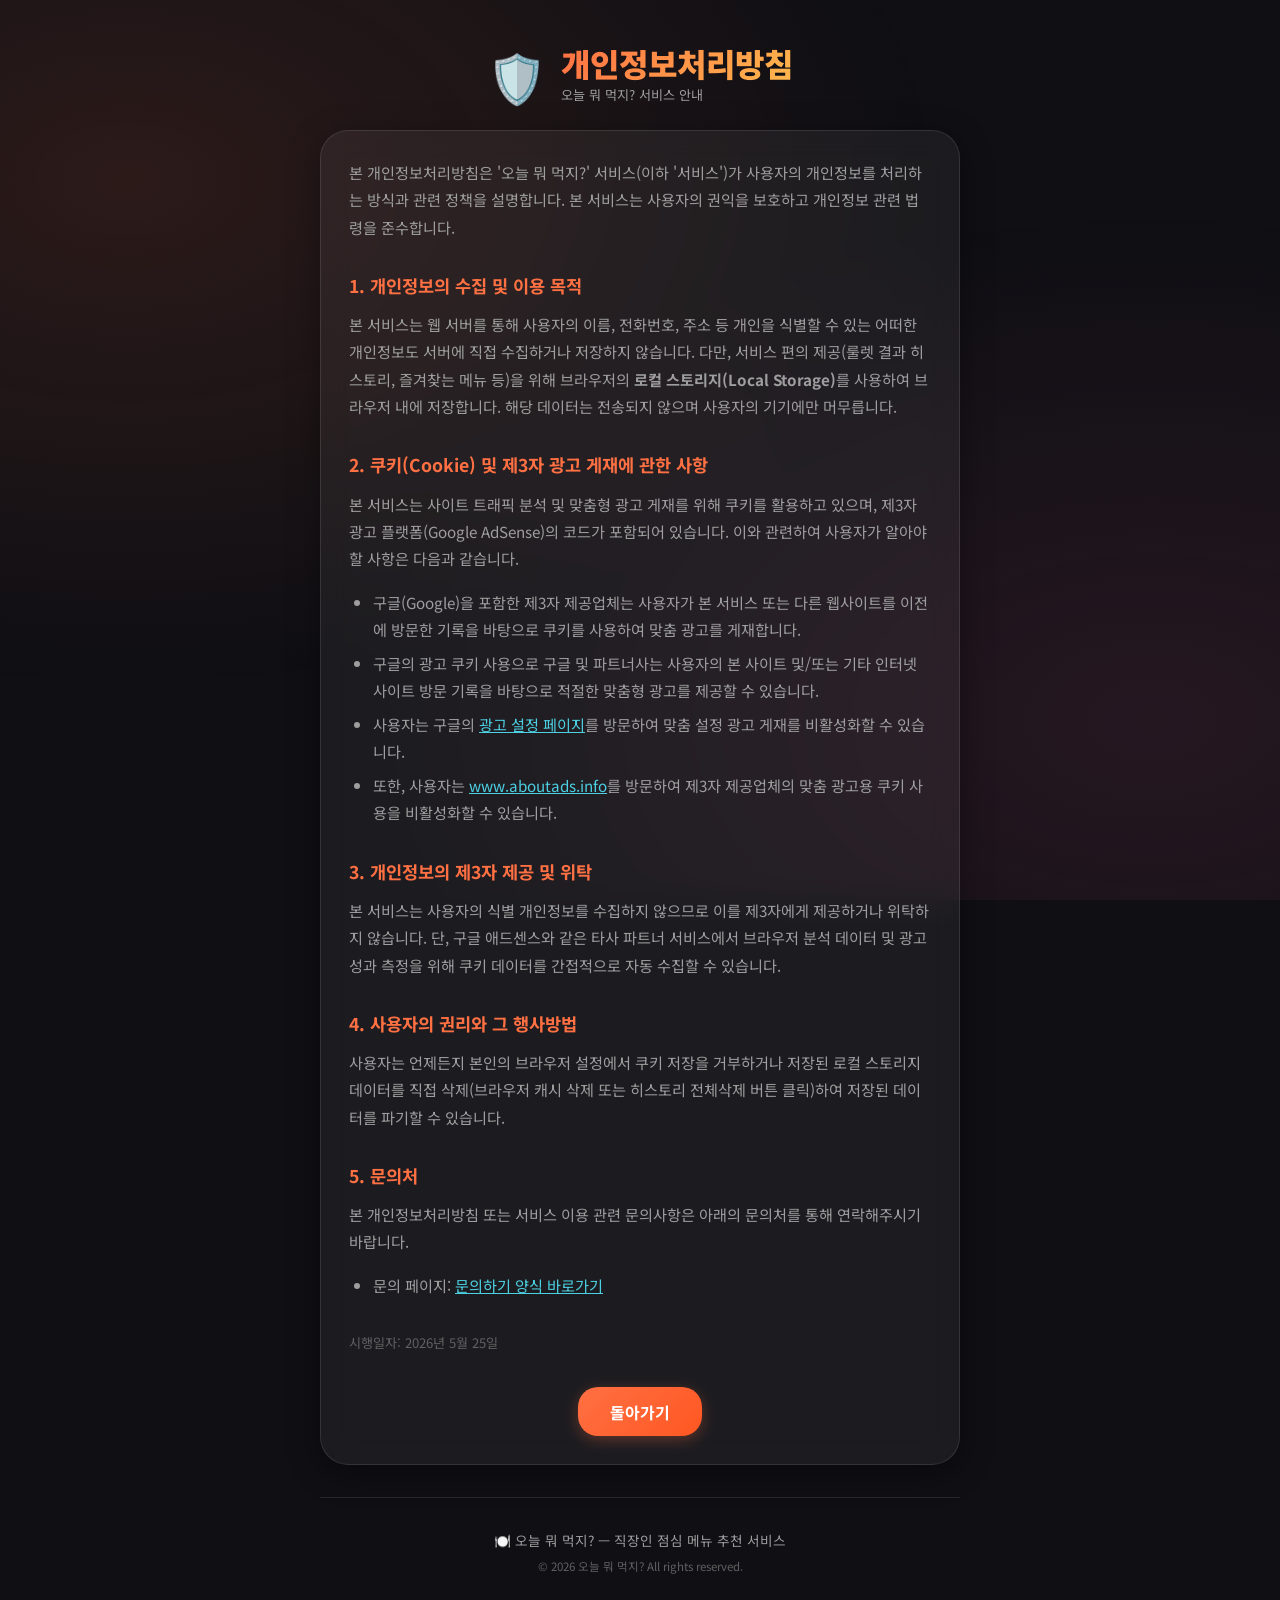
<file: privacy.html>
<!DOCTYPE html>
<html lang="ko">
<head>
    <meta charset="UTF-8">
    <meta name="viewport" content="width=device-width, initial-scale=1.0">
    <title>개인정보처리방침 | 오늘 뭐 먹지? 🍽️</title>
    <meta name="description" content="오늘 뭐 먹지? 서비스의 개인정보처리방침을 설명합니다.">
    <link href="https://fonts.googleapis.com/css2?family=Noto+Sans+KR:wght@300;400;500;700;900&family=Outfit:wght@400;700;900&display=swap" rel="stylesheet">
    <link rel="stylesheet" href="style.css">
    <style>
        .policy-content {
            line-height: 1.8;
            color: var(--text-sub);
            font-size: 0.95rem;
        }
        .policy-content h3 {
            color: var(--orange);
            font-size: 1.1rem;
            margin-top: 1.8rem;
            margin-bottom: 0.6rem;
            font-weight: 700;
        }
        .policy-content p {
            margin-bottom: 1rem;
        }
        .policy-content ul {
            margin-left: 1.5rem;
            margin-bottom: 1rem;
            list-style-type: disc;
        }
        .policy-content li {
            margin-bottom: 0.4rem;
        }
        .back-btn-wrap {
            margin-top: 2rem;
            text-align: center;
        }
        .back-btn {
            display: inline-block;
            padding: 0.8rem 2rem;
            background: linear-gradient(135deg, var(--orange), #ff5722);
            border: none;
            border-radius: var(--r-md);
            color: white;
            font-weight: 700;
            text-decoration: none;
            box-shadow: 0 4px 15px rgba(255,112,67,0.3);
            transition: all 0.25s;
        }
        .back-btn:hover {
            transform: translateY(-2px);
            box-shadow: 0 6px 20px rgba(255,112,67,0.5);
        }
    </style>
</head>
<body>

    <div class="app-wrapper">

        <!-- ===== HEADER ===== -->
        <header class="site-header">
            <div class="logo-block">
                <span class="logo-emoji">🛡️</span>
                <div>
                    <h1 class="site-title">개인정보처리방침</h1>
                    <p class="site-tagline">오늘 뭐 먹지? 서비스 안내</p>
                </div>
            </div>
        </header>

        <!-- ===== CONTENT CARD ===== -->
        <main class="card">
            <div class="policy-content">
                <p>본 개인정보처리방침은 '오늘 뭐 먹지?' 서비스(이하 '서비스')가 사용자의 개인정보를 처리하는 방식과 관련 정책을 설명합니다. 본 서비스는 사용자의 권익을 보호하고 개인정보 관련 법령을 준수합니다.</p>

                <h3>1. 개인정보의 수집 및 이용 목적</h3>
                <p>본 서비스는 웹 서버를 통해 사용자의 이름, 전화번호, 주소 등 개인을 식별할 수 있는 어떠한 개인정보도 서버에 직접 수집하거나 저장하지 않습니다. 다만, 서비스 편의 제공(룰렛 결과 히스토리, 즐겨찾는 메뉴 등)을 위해 브라우저의 <strong>로컬 스토리지(Local Storage)</strong>를 사용하여 브라우저 내에 저장합니다. 해당 데이터는 전송되지 않으며 사용자의 기기에만 머무릅니다.</p>

                <h3>2. 쿠키(Cookie) 및 제3자 광고 게재에 관한 사항</h3>
                <p>본 서비스는 사이트 트래픽 분석 및 맞춤형 광고 게재를 위해 쿠키를 활용하고 있으며, 제3자 광고 플랫폼(Google AdSense)의 코드가 포함되어 있습니다. 이와 관련하여 사용자가 알아야 할 사항은 다음과 같습니다.</p>
                <ul>
                    <li>구글(Google)을 포함한 제3자 제공업체는 사용자가 본 서비스 또는 다른 웹사이트를 이전에 방문한 기록을 바탕으로 쿠키를 사용하여 맞춤 광고를 게재합니다.</li>
                    <li>구글의 광고 쿠키 사용으로 구글 및 파트너사는 사용자의 본 사이트 및/또는 기타 인터넷 사이트 방문 기록을 바탕으로 적절한 맞춤형 광고를 제공할 수 있습니다.</li>
                    <li>사용자는 구글의 <a href="https://www.google.com/settings/ads" target="_blank" style="color: var(--teal);">광고 설정 페이지</a>를 방문하여 맞춤 설정 광고 게재를 비활성화할 수 있습니다.</li>
                    <li>또한, 사용자는 <a href="http://www.aboutads.info/choices" target="_blank" style="color: var(--teal);">www.aboutads.info</a>를 방문하여 제3자 제공업체의 맞춤 광고용 쿠키 사용을 비활성화할 수 있습니다.</li>
                </ul>

                <h3>3. 개인정보의 제3자 제공 및 위탁</h3>
                <p>본 서비스는 사용자의 식별 개인정보를 수집하지 않으므로 이를 제3자에게 제공하거나 위탁하지 않습니다. 단, 구글 애드센스와 같은 타사 파트너 서비스에서 브라우저 분석 데이터 및 광고 성과 측정을 위해 쿠키 데이터를 간접적으로 자동 수집할 수 있습니다.</p>

                <h3>4. 사용자의 권리와 그 행사방법</h3>
                <p>사용자는 언제든지 본인의 브라우저 설정에서 쿠키 저장을 거부하거나 저장된 로컬 스토리지 데이터를 직접 삭제(브라우저 캐시 삭제 또는 히스토리 전체삭제 버튼 클릭)하여 저장된 데이터를 파기할 수 있습니다.</p>

                <h3>5. 문의처</h3>
                <p>본 개인정보처리방침 또는 서비스 이용 관련 문의사항은 아래의 문의처를 통해 연락해주시기 바랍니다.</p>
                <ul>
                    <li>문의 페이지: <a href="index.html#contact" style="color: var(--teal);">문의하기 양식 바로가기</a></li>
                </ul>

                <p style="margin-top: 2rem; font-size: 0.82rem; color: var(--text-dim);">시행일자: 2026년 5월 25일</p>
            </div>

            <div class="back-btn-wrap">
                <a href="index.html" class="back-btn">돌아가기</a>
            </div>
        </main>

        <!-- FOOTER -->
        <footer class="site-footer">
            <div class="footer-inner">
                <p class="footer-main">🍽️ 오늘 뭐 먹지? — 직장인 점심 메뉴 추천 서비스</p>
                <p class="footer-sub">© 2026 오늘 뭐 먹지? All rights reserved.</p>
            </div>
        </footer>

    </div>

</body>
</html>
</file>
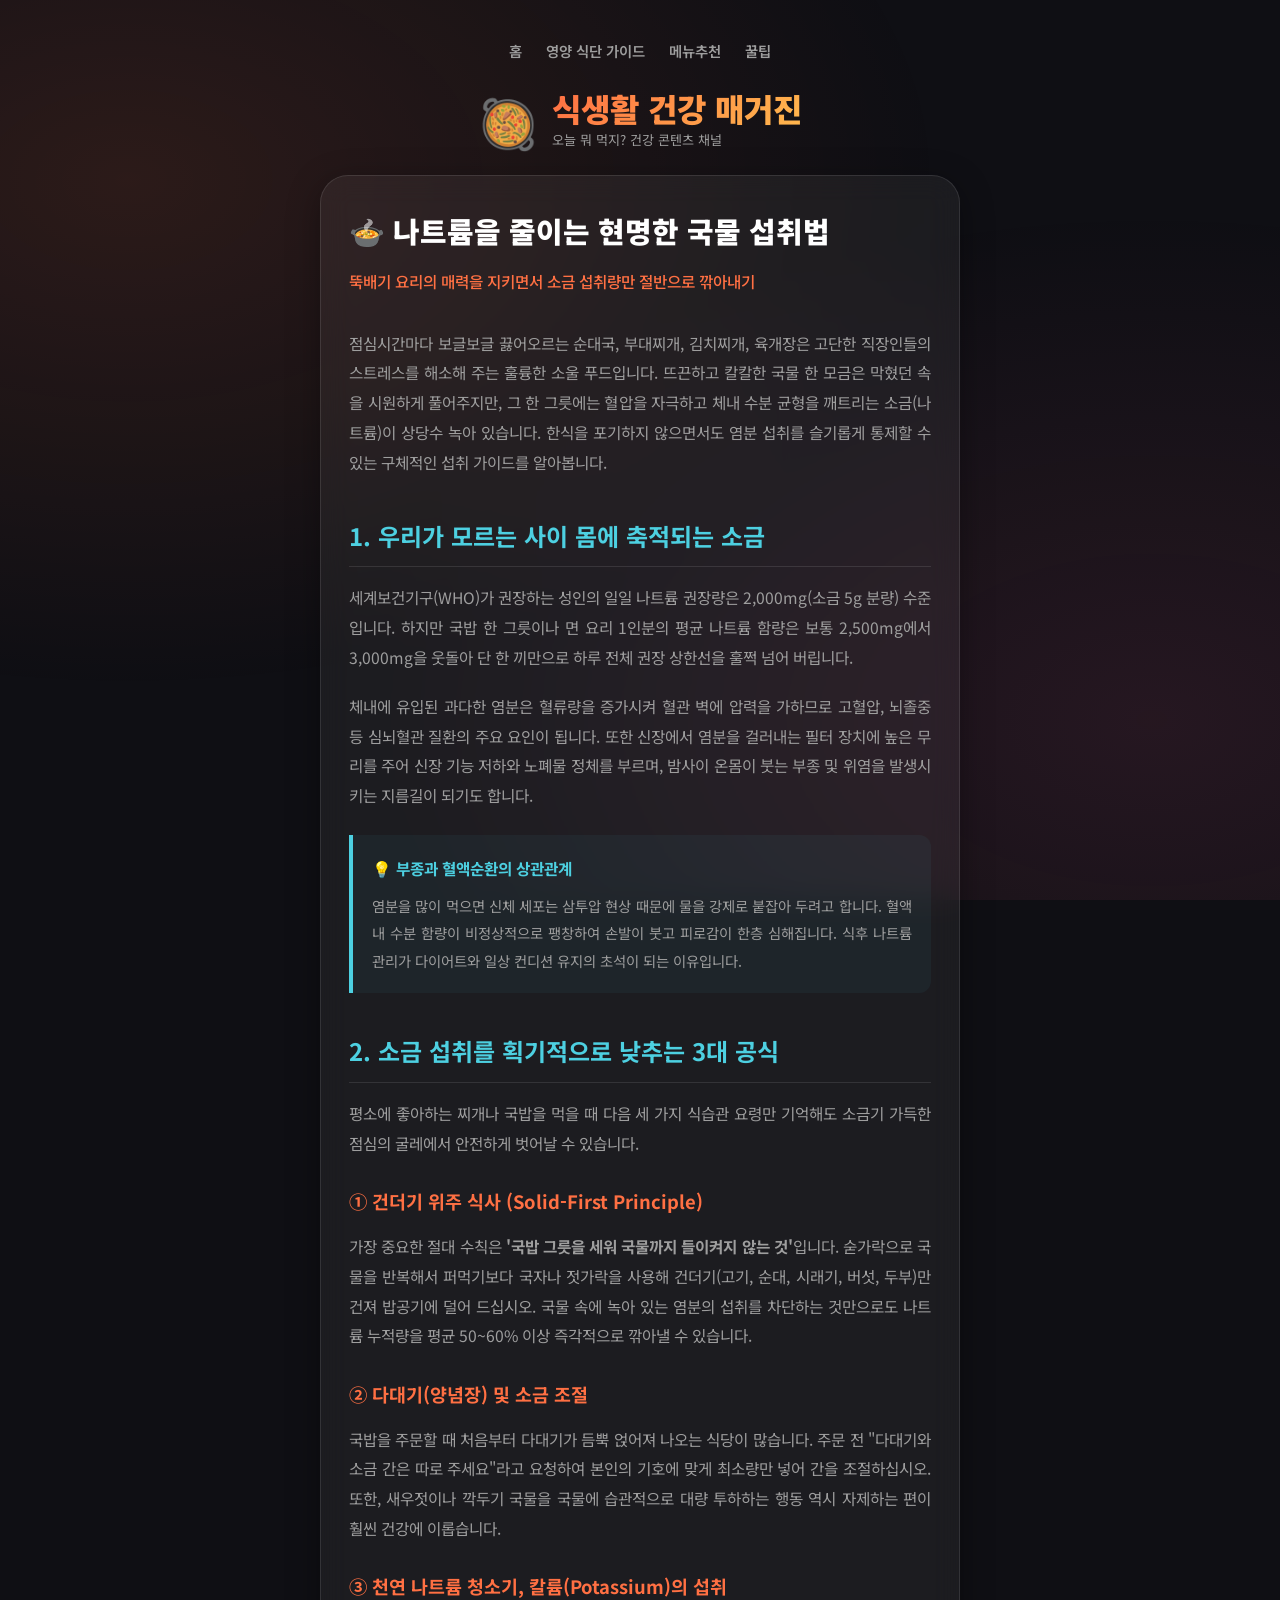
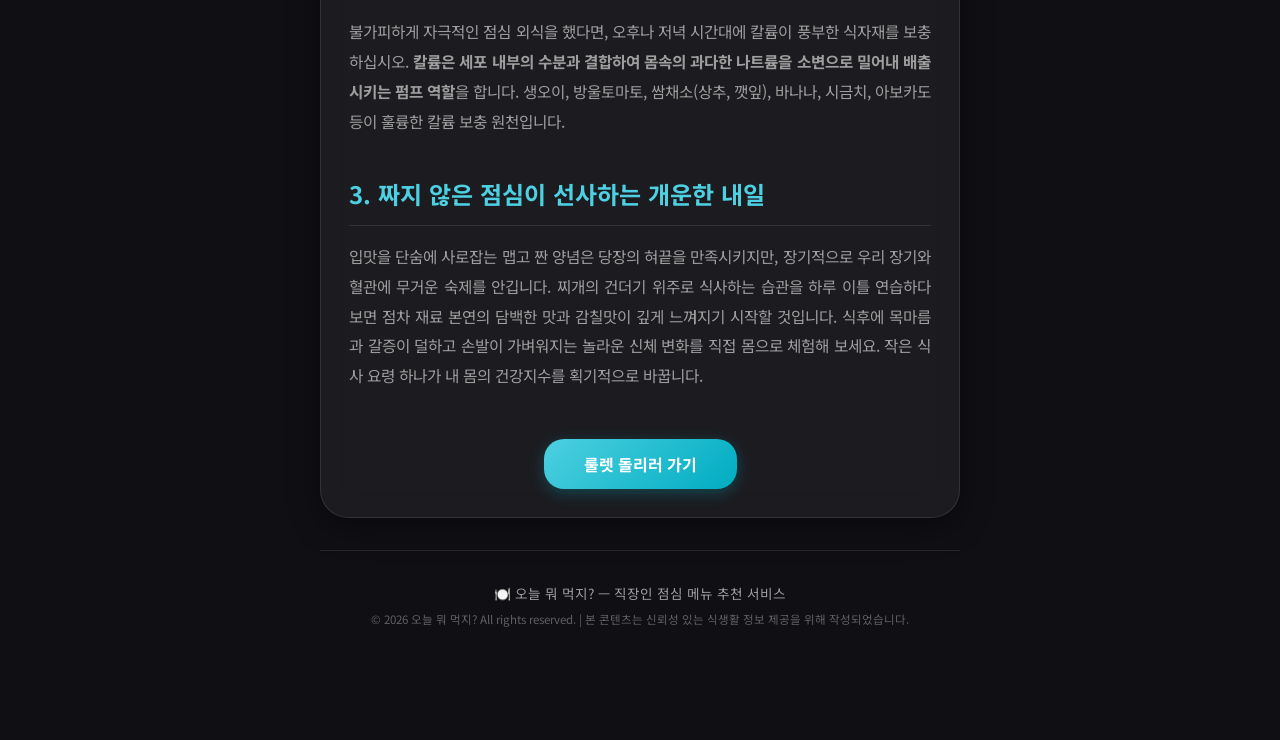
<file: sodium-cut.html>
<!DOCTYPE html>
<html lang="ko">
<head>
    <meta charset="UTF-8">
    <meta name="viewport" content="width=device-width, initial-scale=1.0">
    <title>나트륨을 줄이는 현명한 국물 섭취법 | 오늘 뭐 먹지? 🍽️</title>
    <meta name="description" content="뜨끈한 국밥과 찌개 외식에서 소금과 나트륨 과다 섭취를 슬기롭게 피하는 비결! 건더기 위주 식사 원칙과 염분을 배출하는 칼륨 섭취 꿀팁을 전해드립니다.">
    <link href="https://fonts.googleapis.com/css2?family=Noto+Sans+KR:wght@300;400;500;700;900&family=Outfit:wght@400;700;900&display=swap" rel="stylesheet">
    <link rel="stylesheet" href="style.css">
    <style>
        .guide-content {
            line-height: 1.9;
            color: var(--text-sub);
            font-size: 0.98rem;
        }
        .guide-content h2 {
            color: var(--teal);
            font-family: var(--font-heading);
            font-size: 1.5rem;
            margin-top: 2.2rem;
            margin-bottom: 1rem;
            font-weight: 700;
            border-bottom: 1px solid var(--border);
            padding-bottom: 0.5rem;
        }
        .guide-content h3 {
            color: var(--orange);
            font-size: 1.15rem;
            margin-top: 1.6rem;
            margin-bottom: 0.8rem;
            font-weight: 700;
        }
        .guide-content p {
            margin-bottom: 1.2rem;
            text-align: justify;
        }
        .guide-content ul, .guide-content ol {
            margin-left: 1.5rem;
            margin-bottom: 1.2rem;
        }
        .guide-content li {
            margin-bottom: 0.5rem;
            line-height: 1.7;
        }
        .highlight-box {
            background: rgba(77, 208, 225, 0.05);
            border-left: 4px solid var(--teal);
            padding: 1.2rem;
            border-radius: 0 12px 12px 0;
            margin: 1.5rem 0;
        }
        .highlight-box h4 {
            color: var(--teal);
            font-weight: 700;
            margin-bottom: 0.5rem;
        }
        .highlight-box p {
            margin-bottom: 0;
            font-size: 0.9rem;
        }
        .back-btn-wrap {
            margin-top: 3rem;
            text-align: center;
        }
        .back-btn {
            display: inline-block;
            padding: 0.8rem 2.5rem;
            background: linear-gradient(135deg, var(--teal), #00acc1);
            border: none;
            border-radius: var(--r-md);
            color: white;
            font-weight: 700;
            text-decoration: none;
            box-shadow: 0 4px 15px rgba(0, 172, 193, 0.3);
            transition: all 0.25s;
        }
        .back-btn:hover {
            transform: translateY(-2px);
            box-shadow: 0 6px 20px rgba(0, 172, 193, 0.5);
        }
    </style>
</head>
<body>
    <div class="app-wrapper">
        <!-- ===== HEADER ===== -->
        <header class="site-header" id="top">
            <nav class="top-nav">
                <a href="index.html">홈</a>
                <a href="diet-guide.html">영양 식단 가이드</a>
                <a href="index.html#main-content">메뉴추천</a>
                <a href="index.html#info-section">꿀팁</a>
            </nav>
            <div class="logo-block">
                <span class="logo-emoji">🥘</span>
                <div>
                    <h1 class="site-title">식생활 건강 매거진</h1>
                    <p class="site-tagline">오늘 뭐 먹지? 건강 콘텐츠 채널</p>
                </div>
            </div>
        </header>

        <!-- ===== CONTENT CARD ===== -->
        <main class="card">
            <article class="guide-content">
                <h1 style="color: white; font-size: 1.8rem; font-weight: 900; margin-bottom: 0.5rem;">🍲 나트륨을 줄이는 현명한 국물 섭취법</h1>
                <p style="color: var(--orange); font-weight: 500; margin-bottom: 2rem;">뚝배기 요리의 매력을 지키면서 소금 섭취량만 절반으로 깎아내기</p>

                <p>
                    점심시간마다 보글보글 끓어오르는 순대국, 부대찌개, 김치찌개, 육개장은 고단한 직장인들의 스트레스를 해소해 주는 훌륭한 소울 푸드입니다. 뜨끈하고 칼칼한 국물 한 모금은 막혔던 속을 시원하게 풀어주지만, 그 한 그릇에는 혈압을 자극하고 체내 수분 균형을 깨트리는 소금(나트륨)이 상당수 녹아 있습니다. 한식을 포기하지 않으면서도 염분 섭취를 슬기롭게 통제할 수 있는 구체적인 섭취 가이드를 알아봅니다.
                </p>

                <h2>1. 우리가 모르는 사이 몸에 축적되는 소금</h2>
                <p>
                    세계보건기구(WHO)가 권장하는 성인의 일일 나트륨 권장량은 2,000mg(소금 5g 분량) 수준입니다. 하지만 국밥 한 그릇이나 면 요리 1인분의 평균 나트륨 함량은 보통 2,500mg에서 3,000mg을 웃돌아 단 한 끼만으로 하루 전체 권장 상한선을 훌쩍 넘어 버립니다.
                </p>
                <p>
                    체내에 유입된 과다한 염분은 혈류량을 증가시켜 혈관 벽에 압력을 가하므로 고혈압, 뇌졸중 등 심뇌혈관 질환의 주요 요인이 됩니다. 또한 신장에서 염분을 걸러내는 필터 장치에 높은 무리를 주어 신장 기능 저하와 노폐물 정체를 부르며, 밤사이 온몸이 붓는 부종 및 위염을 발생시키는 지름길이 되기도 합니다.
                </p>

                <div class="highlight-box">
                    <h4>💡 부종과 혈액순환의 상관관계</h4>
                    <p>
                        염분을 많이 먹으면 신체 세포는 삼투압 현상 때문에 물을 강제로 붙잡아 두려고 합니다. 혈액 내 수분 함량이 비정상적으로 팽창하여 손발이 붓고 피로감이 한층 심해집니다. 식후 나트륨 관리가 다이어트와 일상 컨디션 유지의 초석이 되는 이유입니다.
                    </p>
                </div>

                <h2>2. 소금 섭취를 획기적으로 낮추는 3대 공식</h2>
                <p>
                    평소에 좋아하는 찌개나 국밥을 먹을 때 다음 세 가지 식습관 요령만 기억해도 소금기 가득한 점심의 굴레에서 안전하게 벗어날 수 있습니다.
                </p>
                
                <h3>① 건더기 위주 식사 (Solid-First Principle)</h3>
                <p>
                    가장 중요한 절대 수칙은 <strong>'국밥 그릇을 세워 국물까지 들이켜지 않는 것'</strong>입니다. 숟가락으로 국물을 반복해서 퍼먹기보다 국자나 젓가락을 사용해 건더기(고기, 순대, 시래기, 버섯, 두부)만 건져 밥공기에 덜어 드십시오. 국물 속에 녹아 있는 염분의 섭취를 차단하는 것만으로도 나트륨 누적량을 평균 50~60% 이상 즉각적으로 깎아낼 수 있습니다.
                </p>

                <h3>② 다대기(양념장) 및 소금 조절</h3>
                <p>
                    국밥을 주문할 때 처음부터 다대기가 듬뿍 얹어져 나오는 식당이 많습니다. 주문 전 "다대기와 소금 간은 따로 주세요"라고 요청하여 본인의 기호에 맞게 최소량만 넣어 간을 조절하십시오. 또한, 새우젓이나 깍두기 국물을 국물에 습관적으로 대량 투하하는 행동 역시 자제하는 편이 훨씬 건강에 이롭습니다.
                </p>

                <h3>③ 천연 나트륨 청소기, 칼륨(Potassium)의 섭취</h3>
                <p>
                    불가피하게 자극적인 점심 외식을 했다면, 오후나 저녁 시간대에 칼륨이 풍부한 식자재를 보충하십시오. <strong>칼륨은 세포 내부의 수분과 결합하여 몸속의 과다한 나트륨을 소변으로 밀어내 배출시키는 펌프 역할</strong>을 합니다. 생오이, 방울토마토, 쌈채소(상추, 깻잎), 바나나, 시금치, 아보카도 등이 훌륭한 칼륨 보충 원천입니다.
                </p>

                <h2>3. 짜지 않은 점심이 선사하는 개운한 내일</h2>
                <p>
                    입맛을 단숨에 사로잡는 맵고 짠 양념은 당장의 혀끝을 만족시키지만, 장기적으로 우리 장기와 혈관에 무거운 숙제를 안깁니다. 찌개의 건더기 위주로 식사하는 습관을 하루 이틀 연습하다 보면 점차 재료 본연의 담백한 맛과 감칠맛이 깊게 느껴지기 시작할 것입니다. 식후에 목마름과 갈증이 덜하고 손발이 가벼워지는 놀라운 신체 변화를 직접 몸으로 체험해 보세요. 작은 식사 요령 하나가 내 몸의 건강지수를 획기적으로 바꿉니다.
                </p>
            </article>

            <div class="back-btn-wrap">
                <a href="index.html" class="back-btn">룰렛 돌리러 가기</a>
            </div>
        </main>

        <!-- FOOTER -->
        <footer class="site-footer">
            <div class="footer-inner">
                <p class="footer-main">🍽️ 오늘 뭐 먹지? — 직장인 점심 메뉴 추천 서비스</p>
                <p class="footer-sub">© 2026 오늘 뭐 먹지? All rights reserved. | 본 콘텐츠는 신뢰성 있는 식생활 정보 제공을 위해 작성되었습니다.</p>
            </div>
        </footer>
    </div>
</body>
</html>
</file>
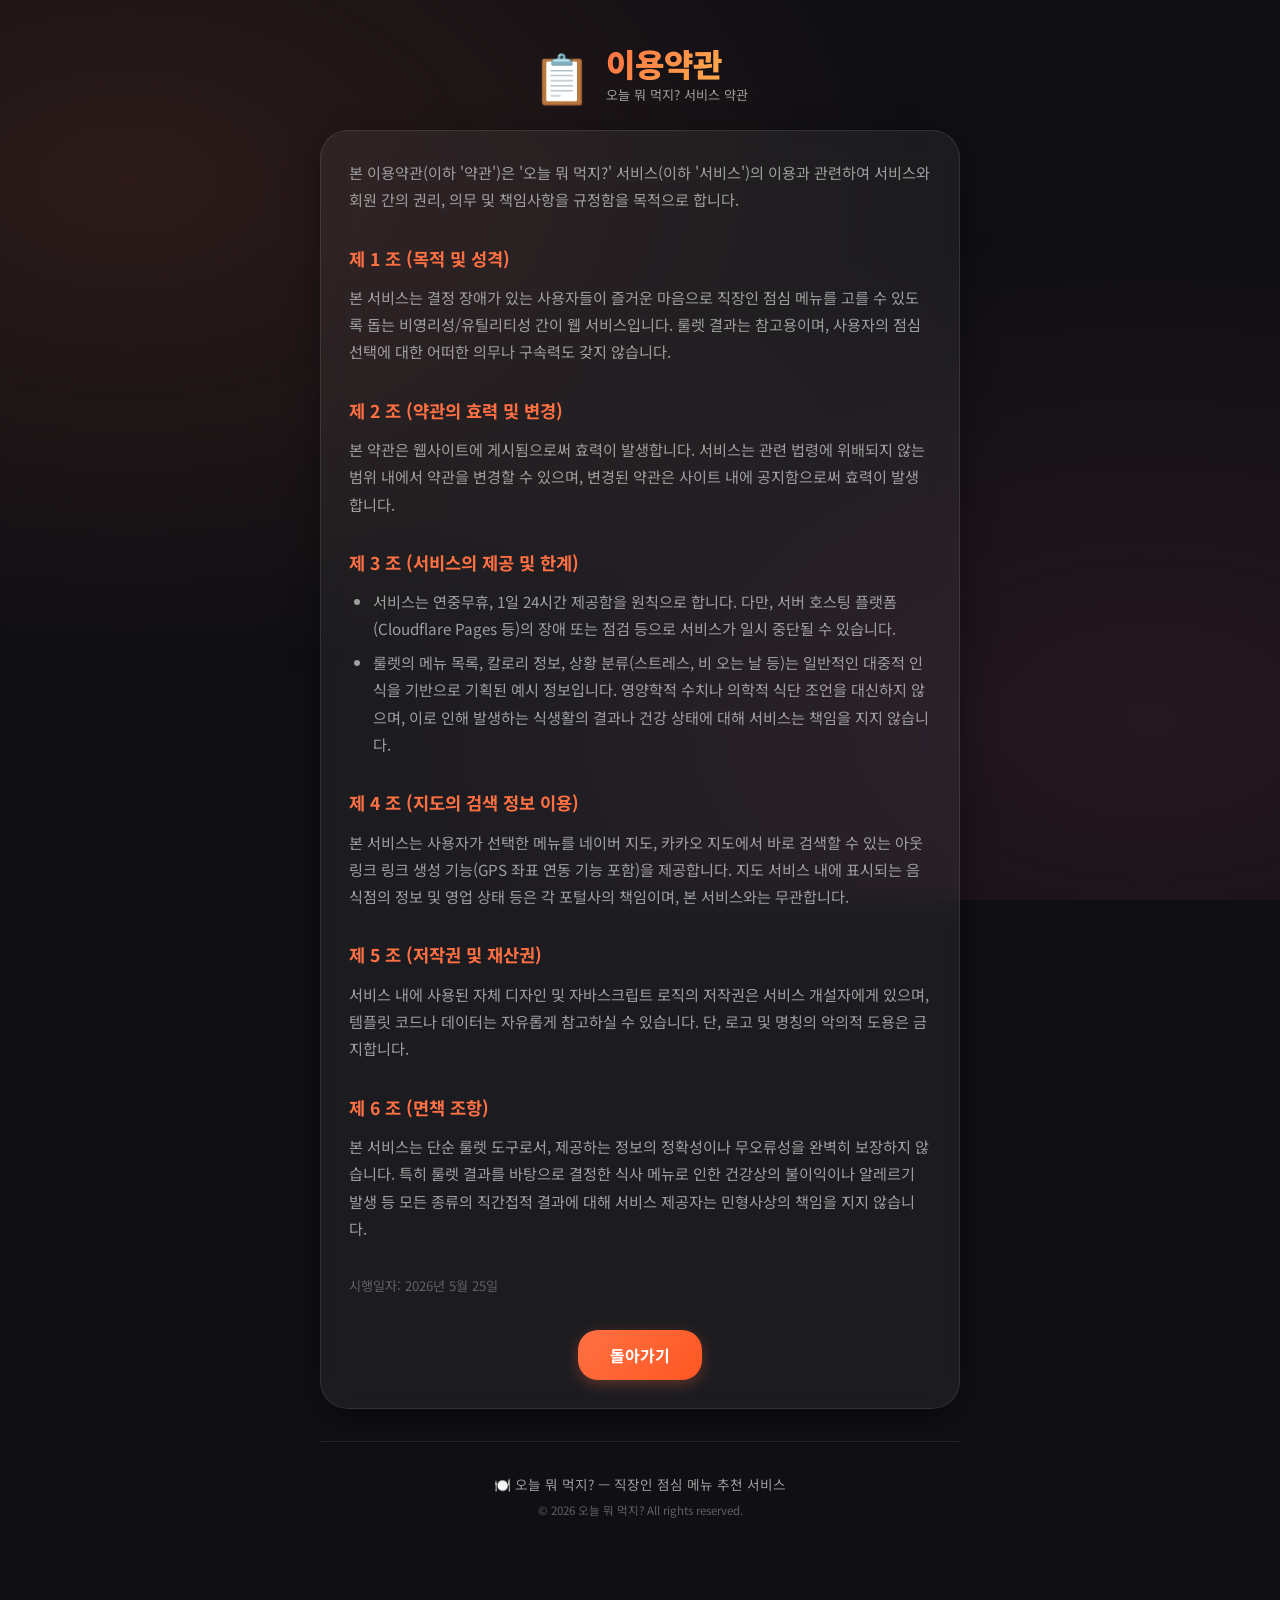
<file: terms.html>
<!DOCTYPE html>
<html lang="ko">
<head>
    <meta charset="UTF-8">
    <meta name="viewport" content="width=device-width, initial-scale=1.0">
    <title>이용약관 | 오늘 뭐 먹지? 🍽️</title>
    <meta name="description" content="오늘 뭐 먹지? 서비스의 이용약관을 설명합니다.">
    <link href="https://fonts.googleapis.com/css2?family=Noto+Sans+KR:wght@300;400;500;700;900&family=Outfit:wght@400;700;900&display=swap" rel="stylesheet">
    <link rel="stylesheet" href="style.css">
    <style>
        .policy-content {
            line-height: 1.8;
            color: var(--text-sub);
            font-size: 0.95rem;
        }
        .policy-content h3 {
            color: var(--orange);
            font-size: 1.1rem;
            margin-top: 1.8rem;
            margin-bottom: 0.6rem;
            font-weight: 700;
        }
        .policy-content p {
            margin-bottom: 1rem;
        }
        .policy-content ul {
            margin-left: 1.5rem;
            margin-bottom: 1rem;
            list-style-type: disc;
        }
        .policy-content li {
            margin-bottom: 0.4rem;
        }
        .back-btn-wrap {
            margin-top: 2rem;
            text-align: center;
        }
        .back-btn {
            display: inline-block;
            padding: 0.8rem 2rem;
            background: linear-gradient(135deg, var(--orange), #ff5722);
            border: none;
            border-radius: var(--r-md);
            color: white;
            font-weight: 700;
            text-decoration: none;
            box-shadow: 0 4px 15px rgba(255,112,67,0.3);
            transition: all 0.25s;
        }
        .back-btn:hover {
            transform: translateY(-2px);
            box-shadow: 0 6px 20px rgba(255,112,67,0.5);
        }
    </style>
</head>
<body>

    <div class="app-wrapper">

        <!-- ===== HEADER ===== -->
        <header class="site-header">
            <div class="logo-block">
                <span class="logo-emoji">📋</span>
                <div>
                    <h1 class="site-title">이용약관</h1>
                    <p class="site-tagline">오늘 뭐 먹지? 서비스 약관</p>
                </div>
            </div>
        </header>

        <!-- ===== CONTENT CARD ===== -->
        <main class="card">
            <div class="policy-content">
                <p>본 이용약관(이하 '약관')은 '오늘 뭐 먹지?' 서비스(이하 '서비스')의 이용과 관련하여 서비스와 회원 간의 권리, 의무 및 책임사항을 규정함을 목적으로 합니다.</p>

                <h3>제 1 조 (목적 및 성격)</h3>
                <p>본 서비스는 결정 장애가 있는 사용자들이 즐거운 마음으로 직장인 점심 메뉴를 고를 수 있도록 돕는 비영리성/유틸리티성 간이 웹 서비스입니다. 룰렛 결과는 참고용이며, 사용자의 점심 선택에 대한 어떠한 의무나 구속력도 갖지 않습니다.</p>

                <h3>제 2 조 (약관의 효력 및 변경)</h3>
                <p>본 약관은 웹사이트에 게시됨으로써 효력이 발생합니다. 서비스는 관련 법령에 위배되지 않는 범위 내에서 약관을 변경할 수 있으며, 변경된 약관은 사이트 내에 공지함으로써 효력이 발생합니다.</p>

                <h3>제 3 조 (서비스의 제공 및 한계)</h3>
                <ul>
                    <li>서비스는 연중무휴, 1일 24시간 제공함을 원칙으로 합니다. 다만, 서버 호스팅 플랫폼(Cloudflare Pages 등)의 장애 또는 점검 등으로 서비스가 일시 중단될 수 있습니다.</li>
                    <li>룰렛의 메뉴 목록, 칼로리 정보, 상황 분류(스트레스, 비 오는 날 등)는 일반적인 대중적 인식을 기반으로 기획된 예시 정보입니다. 영양학적 수치나 의학적 식단 조언을 대신하지 않으며, 이로 인해 발생하는 식생활의 결과나 건강 상태에 대해 서비스는 책임을 지지 않습니다.</li>
                </ul>

                <h3>제 4 조 (지도의 검색 정보 이용)</h3>
                <p>본 서비스는 사용자가 선택한 메뉴를 네이버 지도, 카카오 지도에서 바로 검색할 수 있는 아웃링크 링크 생성 기능(GPS 좌표 연동 기능 포함)을 제공합니다. 지도 서비스 내에 표시되는 음식점의 정보 및 영업 상태 등은 각 포털사의 책임이며, 본 서비스와는 무관합니다.</p>

                <h3>제 5 조 (저작권 및 재산권)</h3>
                <p>서비스 내에 사용된 자체 디자인 및 자바스크립트 로직의 저작권은 서비스 개설자에게 있으며, 템플릿 코드나 데이터는 자유롭게 참고하실 수 있습니다. 단, 로고 및 명칭의 악의적 도용은 금지합니다.</p>

                <h3>제 6 조 (면책 조항)</h3>
                <p>본 서비스는 단순 룰렛 도구로서, 제공하는 정보의 정확성이나 무오류성을 완벽히 보장하지 않습니다. 특히 룰렛 결과를 바탕으로 결정한 식사 메뉴로 인한 건강상의 불이익이나 알레르기 발생 등 모든 종류의 직간접적 결과에 대해 서비스 제공자는 민형사상의 책임을 지지 않습니다.</p>

                <p style="margin-top: 2rem; font-size: 0.82rem; color: var(--text-dim);">시행일자: 2026년 5월 25일</p>
            </div>

            <div class="back-btn-wrap">
                <a href="index.html" class="back-btn">돌아가기</a>
            </div>
        </main>

        <!-- FOOTER -->
        <footer class="site-footer">
            <div class="footer-inner">
                <p class="footer-main">🍽️ 오늘 뭐 먹지? — 직장인 점심 메뉴 추천 서비스</p>
                <p class="footer-sub">© 2026 오늘 뭐 먹지? All rights reserved.</p>
            </div>
        </footer>

    </div>

</body>
</html>
</file>
<file: style.css>
/* =============================
   오늘 뭐 먹지? - style.css
   v2.0 Full Featured Redesign
   ============================= */

@import url('https://fonts.googleapis.com/css2?family=Noto+Sans+KR:wght@300;400;500;700;900&display=swap');

:root {
    --bg: #0F0F14;
    --bg2: #16161E;
    --card-bg: rgba(255, 255, 255, 0.055);
    --border: rgba(255, 255, 255, 0.1);
    --border-hover: rgba(255, 112, 67, 0.4);
    --orange: #FF7043;
    --amber: #FFB74D;
    --rose: #F06292;
    --teal: #4DD0E1;
    --green: #66BB6A;
    --text: #F5F5F5;
    --text-sub: #9E9E9E;
    --text-dim: #616161;
    --font-ko: 'Noto Sans KR', sans-serif;
    --font-en: 'Outfit', sans-serif;
    --r-sm: 14px;
    --r-md: 20px;
    --r-lg: 28px;
    --shadow: 0 8px 32px rgba(0,0,0,0.35);
}

*, *::before, *::after { margin: 0; padding: 0; box-sizing: border-box; }
html { scroll-behavior: smooth; }

body {
    background: var(--bg);
    color: var(--text);
    font-family: var(--font-ko);
    min-height: 100vh;
    overflow-x: hidden;
}

body::before {
    content: '';
    position: fixed;
    inset: 0;
    background:
        radial-gradient(ellipse at 10% 20%, rgba(255,112,67,.12) 0%, transparent 50%),
        radial-gradient(ellipse at 90% 80%, rgba(240,98,146,.10) 0%, transparent 50%);
    z-index: 0;
    pointer-events: none;
}

.app-wrapper {
    position: relative;
    z-index: 1;
    max-width: 680px;
    margin: 0 auto;
    padding: 0 1.25rem 6rem; /* 하단 앵커 광고(Anchor Ads) 확보 공간 */
}

/* ===== Card ===== */
.card {
    background: var(--card-bg);
    backdrop-filter: blur(14px);
    -webkit-backdrop-filter: blur(14px);
    border: 1px solid var(--border);
    border-radius: var(--r-lg);
    box-shadow: var(--shadow);
    padding: 1.75rem;
    margin-bottom: 1.25rem;
    transition: border-color .3s;
}
.card:hover { border-color: var(--border-hover); }
.card-title {
    font-size: .88rem;
    font-weight: 700;
    color: var(--text-sub);
    text-transform: uppercase;
    letter-spacing: 1px;
    margin-bottom: 1.25rem;
}

/* ===== Header ===== */
.site-header {
    padding: 2.5rem 0 1.25rem;
    display: flex;
    flex-direction: column;
    align-items: center;
    justify-content: center;
    animation: fadein .7s ease-out;
}
.logo-block { display: flex; align-items: center; gap: 14px; }
.logo-emoji {
    font-size: 3rem;
    animation: logo-pulse 3s ease-in-out infinite;
}
@keyframes logo-pulse {
    0%, 100% { filter: drop-shadow(0 0 12px rgba(255,112,67,.5)); }
    50% { filter: drop-shadow(0 0 28px rgba(255,183,77,.9)); }
}
.site-title {
    font-size: 2rem; font-weight: 900;
    background: linear-gradient(135deg, var(--orange), var(--amber));
    -webkit-background-clip: text; -webkit-text-fill-color: transparent;
    background-clip: text; line-height: 1.1;
}
.site-tagline { font-size: .82rem; color: var(--text-sub); margin-top: 3px; }

/* ===== Ads ===== */
.ad-wrap {
    position: relative;
    border: 1px solid rgba(255,255,255,.07);
    border-radius: var(--r-md);
    background: rgba(255,255,255,.03);
    padding: 1.5rem;
    text-align: center;
    display: flex;
    flex-direction: column;
    align-items: center;
    justify-content: center;
    margin-bottom: 1.25rem;
}
.ad-label {
    position: absolute; top: 8px; left: 14px;
    font-size: .62rem; text-transform: uppercase;
    letter-spacing: 1.5px; color: var(--text-dim); font-weight: 500;
}
.top-ad { min-height: 110px; }
.mid-ad { min-height: 260px; }

/* ===== Setup Card ===== */
.setup-card { animation: fadein .8s ease-out .1s both; }

/* Location row */
.location-row {
    display: flex;
    gap: .75rem;
    align-items: flex-end;
    margin-bottom: 1.25rem;
}
.location-row .form-group { flex: 1; margin-bottom: 0; }

.gps-btn {
    padding: .85rem 1rem;
    background: rgba(77,208,225,.1);
    border: 1px solid rgba(77,208,225,.35);
    border-radius: var(--r-sm);
    color: var(--teal);
    font-family: var(--font-ko);
    font-size: .8rem;
    font-weight: 600;
    cursor: pointer;
    white-space: nowrap;
    transition: all .25s;
    flex-shrink: 0;
}
.gps-btn:hover:not(:disabled) {
    background: rgba(77,208,225,.2);
    transform: translateY(-2px);
}
.gps-btn:disabled { opacity: .7; cursor: not-allowed; }

.gps-status {
    font-size: .78rem;
    margin-bottom: .75rem;
    padding: .4rem .75rem;
    border-radius: var(--r-sm);
    min-height: 1.5rem;
}
.gps-status.success { color: var(--green); background: rgba(102,187,106,.1); }
.gps-status.error { color: var(--rose); background: rgba(240,98,146,.1); }

.form-group { margin-bottom: 1.25rem; }
.form-group label {
    display: block; font-size: .78rem; font-weight: 600;
    color: var(--text-sub); text-transform: uppercase;
    letter-spacing: 1px; margin-bottom: .5rem;
}
.select-wrap { position: relative; }
.select-wrap select {
    width: 100%; padding: .85rem 1.2rem;
    background: rgba(255,255,255,.05);
    border: 1px solid var(--border);
    border-radius: var(--r-sm); color: var(--text);
    font-family: var(--font-ko); font-size: .95rem;
    appearance: none; cursor: pointer; outline: none;
    transition: border-color .25s, background .25s;
    color-scheme: dark;
}
.select-wrap select option {
    background: var(--bg2);
    color: var(--text);
}
.select-wrap select:focus {
    border-color: var(--orange);
    background: rgba(255,112,67,.08);
}
.select-arrow {
    position: absolute; right: 14px; top: 50%;
    transform: translateY(-50%); color: var(--text-sub); pointer-events: none;
}

/* ===== Calorie Mode ===== */
.calorie-group { margin-bottom: 1.25rem; }
.calorie-mode-grid { display: flex; flex-wrap: wrap; gap: .6rem; }
.calorie-btn {
    padding: .55rem 1rem;
    background: rgba(255,255,255,.04);
    border: 1px solid var(--border);
    border-radius: 100px;
    color: var(--text-sub); font-family: var(--font-ko);
    font-size: .82rem; cursor: pointer; transition: all .2s; white-space: nowrap;
}
.calorie-btn:hover { border-color: var(--amber); color: var(--text); }
.calorie-btn.active {
    background: linear-gradient(135deg, rgba(255,183,77,.25), rgba(255,112,67,.2));
    border-color: var(--amber); color: var(--text); font-weight: 700;
    box-shadow: 0 0 14px rgba(255,183,77,.3);
}

/* ===== Mood ===== */
.mood-grid { display: flex; flex-wrap: wrap; gap: .6rem; }
.mood-btn {
    padding: .55rem 1rem;
    background: rgba(255,255,255,.04);
    border: 1px solid var(--border);
    border-radius: 100px;
    color: var(--text-sub); font-family: var(--font-ko);
    font-size: .85rem; cursor: pointer; transition: all .2s; white-space: nowrap;
}
.mood-btn:hover { border-color: var(--orange); color: var(--text); }
.mood-btn.active {
    background: linear-gradient(135deg, rgba(255,112,67,.25), rgba(255,183,77,.2));
    border-color: var(--orange); color: var(--text); font-weight: 700;
    box-shadow: 0 0 16px rgba(255,112,67,.3);
}

/* ===== Roulette ===== */
.roulette-section {
    text-align: center; padding: 2.5rem 1.75rem;
    animation: fadein .8s ease-out .2s both;
}
.roulette-display-wrap {
    position: relative; display: flex;
    justify-content: center; margin-bottom: 2rem;
}
.roulette-glow {
    position: absolute; inset: -20px;
    background: radial-gradient(circle, rgba(255,112,67,.2) 0%, transparent 70%);
    border-radius: 50%;
    animation: glow-pulse 3s ease-in-out infinite; pointer-events: none;
}
@keyframes glow-pulse {
    0%,100% { opacity: .5; transform: scale(1); }
    50% { opacity: 1; transform: scale(1.05); }
}
.roulette-board {
    width: 220px; height: 220px; border-radius: 50%;
    background: conic-gradient(
        rgba(255,112,67,.15) 0deg 60deg,
        rgba(255,183,77,.15) 60deg 120deg,
        rgba(240,98,146,.15) 120deg 180deg,
        rgba(77,208,225,.15) 180deg 240deg,
        rgba(102,187,106,.15) 240deg 300deg,
        rgba(255,112,67,.15) 300deg 360deg
    );
    border: 2px solid rgba(255,112,67,.4);
    display: flex; align-items: center; justify-content: center;
    box-shadow: 0 0 40px rgba(255,112,67,.25), inset 0 0 40px rgba(0,0,0,.3);
}
.roulette-board.spinning { animation: spin-fast .15s linear infinite; }
@keyframes spin-fast { from { transform:rotate(0); } to { transform:rotate(360deg); } }
.roulette-inner {
    width: 170px; height: 170px; border-radius: 50%;
    background: var(--bg2);
    display: flex; align-items: center; justify-content: center; padding: 1rem;
}
.roulette-text { font-size: 1.05rem; font-weight: 700; color: var(--text-sub); text-align: center; line-height: 1.4; }
.roulette-text.spinning { animation: text-blur .15s linear infinite; }
@keyframes text-blur { 0%,100% {opacity:1;} 50% {opacity:.3;} }

.spin-btn {
    position: relative; width: 100%; max-width: 360px; padding: 1.15rem;
    background: linear-gradient(135deg, var(--orange), #ff5722);
    border: none; border-radius: var(--r-md); color: white;
    font-family: var(--font-ko); font-size: 1.1rem; font-weight: 700;
    cursor: pointer; overflow: hidden; letter-spacing: .5px;
    transition: transform .2s, box-shadow .2s;
    box-shadow: 0 6px 24px rgba(255,112,67,.5);
}
.spin-btn:hover { transform: translateY(-3px); box-shadow: 0 10px 32px rgba(255,112,67,.65); }
.spin-btn:active { transform: translateY(0); }
.spin-btn::after {
    content: ''; position: absolute; top:0; left:-100%; width:50%; height:100%;
    background: linear-gradient(90deg,transparent,rgba(255,255,255,.2),transparent);
    animation: btn-shimmer 3s infinite;
}
@keyframes btn-shimmer { 0%{left:-100%;} 60%,100%{left:150%;} }
.spin-btn:disabled { opacity:.7; cursor:not-allowed; transform:none; }

/* ===== Result Card ===== */
.result-card {
    text-align: center;
    border-color: rgba(255,183,77,.3);
    box-shadow: 0 0 30px rgba(255,183,77,.12);
    animation: pop-in .5s cubic-bezier(.175,.885,.32,1.275);
}
@keyframes pop-in { from{opacity:0;transform:scale(.9) translateY(10px);} to{opacity:1;transform:scale(1) translateY(0);} }
.hidden { display: none !important; }

.result-header {
    display: flex; align-items: center; justify-content: center; gap: 10px; margin-bottom: 1.25rem;
}
.result-crown { font-size: 1.8rem; animation: bounce 1s ease-in-out infinite; }
@keyframes bounce { 0%,100%{transform:translateY(0);} 50%{transform:translateY(-6px);} }
.result-title { font-size: 1.1rem; font-weight: 700; color: var(--amber); }

.result-menu-box {
    background: linear-gradient(135deg,rgba(255,112,67,.15),rgba(255,183,77,.12));
    border: 1px solid rgba(255,183,77,.3);
    border-radius: var(--r-md); padding: 1.25rem; margin-bottom: .75rem;
    display: flex; flex-direction: column; align-items: center; gap: .5rem;
}
.result-menu-text {
    font-size: 2rem; font-weight: 900;
    background: linear-gradient(135deg,var(--orange),var(--amber));
    -webkit-background-clip: text; -webkit-text-fill-color: transparent; background-clip: text;
}
.result-cal-badge {
    font-size: .78rem; font-weight: 700; padding: .3rem .8rem;
    border-radius: 100px; border: 1px solid;
}
.result-cal-badge.low { background: rgba(102,187,106,.15); border-color: rgba(102,187,106,.4); color: var(--green); }
.result-cal-badge.mid { background: rgba(255,183,77,.15); border-color: rgba(255,183,77,.4); color: var(--amber); }
.result-cal-badge.high { background: rgba(240,98,146,.15); border-color: rgba(240,98,146,.4); color: var(--rose); }

.result-desc { font-size: .9rem; color: var(--text-sub); margin-bottom: .4rem; }
.result-meta { font-size: .8rem; color: var(--text-dim); margin-bottom: 1rem; }

/* Like Button */
.like-row { display:flex; justify-content:center; margin-bottom:1.1rem; }
.like-btn {
    display: flex; align-items: center; gap: .5rem;
    padding: .65rem 1.4rem;
    background: rgba(240,98,146,.1);
    border: 1px solid rgba(240,98,146,.3);
    border-radius: 100px;
    color: var(--rose); font-family: var(--font-ko); font-size: .9rem;
    font-weight: 600; cursor: pointer; transition: all .25s;
}
.like-btn:hover { background: rgba(240,98,146,.22); transform: scale(1.03); }
.like-btn.liked { animation: like-pop .4s cubic-bezier(.175,.885,.32,1.275); }
@keyframes like-pop { 0%,100%{transform:scale(1);} 50%{transform:scale(1.2);} }
.like-icon { font-size: 1.1rem; }
.like-count { font-size: .75rem; opacity: .8; }

.search-tip { font-size: .82rem; color: var(--text-sub); margin-bottom: .75rem; }
.map-btns { display:flex; gap:.75rem; justify-content:center; margin-bottom:1rem; }
.map-btn {
    display: flex; align-items: center; gap: 6px;
    padding: .6rem 1.2rem; border-radius: 100px;
    font-size: .85rem; font-weight: 600; text-decoration: none;
    transition: all .25s; font-family: var(--font-ko);
}
.map-btn span {
    font-family: var(--font-en); font-weight: 900; font-size: 1rem;
    width: 22px; height: 22px; border-radius: 50%;
    display: flex; align-items: center; justify-content: center;
}
.map-btn.naver { background:rgba(3,199,90,.15); border:1px solid rgba(3,199,90,.4); color:#4ade80; }
.map-btn.naver:hover { background:rgba(3,199,90,.28); transform:translateY(-2px); }
.map-btn.naver span { background:#03c75a; color:white; }
.map-btn.kakao { background:rgba(255,220,0,.12); border:1px solid rgba(255,220,0,.4); color:#facc15; }
.map-btn.kakao:hover { background:rgba(255,220,0,.22); transform:translateY(-2px); }
.map-btn.kakao span { background:#ffdc00; color:#3a1d00; }

.retry-btn {
    width: 100%; padding: .8rem; background: transparent;
    border: 1px solid var(--border); border-radius: var(--r-sm);
    color: var(--text-sub); font-family: var(--font-ko); font-size: .9rem;
    cursor: pointer; transition: all .25s;
}
.retry-btn:hover { border-color: var(--orange); color: var(--orange); }

/* ===== Hall of Fame ===== */
.hall-card { animation: fadein .5s ease-out; }
.hall-list { list-style:none; display:flex; flex-direction:column; gap:.6rem; }
.hall-item {
    display: flex; align-items: center; gap: .9rem;
    padding: .75rem 1rem;
    background: rgba(255,255,255,.03);
    border: 1px solid var(--border); border-radius: var(--r-sm);
    animation: fadein .3s ease-out;
    transition: border-color .25s;
}
.hall-item:hover { border-color: rgba(240,98,146,.4); }
.hall-medal { font-size: 1.3rem; flex-shrink:0; }
.hall-menu { flex: 1; font-weight: 700; font-size: .95rem; }
.hall-count { font-size: .82rem; color: var(--rose); font-weight: 600; }

/* ===== Weekly History ===== */
.history-header-row {
    display: flex; justify-content: space-between; align-items: center; margin-bottom: .5rem;
}
.history-sub { font-size:.76rem; color:var(--text-dim); margin-bottom:1rem; }
.clear-btn {
    font-size: .72rem; padding: .3rem .7rem;
    background: rgba(255,255,255,.04); border: 1px solid var(--border);
    border-radius: var(--r-sm); color: var(--text-dim);
    cursor: pointer; font-family: var(--font-ko); transition: all .2s;
}
.clear-btn:hover { border-color: var(--rose); color: var(--rose); }
.history-list { list-style:none; display:flex; flex-direction:column; gap:.55rem; }
.history-item {
    display: flex; align-items: center; gap: .75rem;
    padding: .65rem .9rem;
    background: rgba(255,255,255,.03);
    border: 1px solid var(--border); border-radius: var(--r-sm);
    animation: fadein .3s ease-out; transition: border-color .25s;
}
.history-item:hover { border-color: rgba(255,112,67,.35); }
.history-emoji { font-size: 1.4rem; flex-shrink:0; }
.history-detail { flex:1; display:flex; flex-direction:column; gap:2px; }
.history-menu { font-weight: 700; font-size: .9rem; color: var(--orange); }
.history-kcal { font-size: .72rem; color: var(--text-dim); }
.history-time { font-size: .7rem; color: var(--text-dim); white-space: nowrap; flex-shrink:0; }

/* ===== Info Section ===== */
.info-section { padding: 2rem 0 1rem; }
.info-section-title { font-size:1.15rem; font-weight:700; margin-bottom:1.25rem; text-align:center; }
.tips-grid { display:grid; grid-template-columns:1fr 1fr; gap:1rem; }
.tip-card {
    background: var(--card-bg); border: 1px solid var(--border);
    border-radius: var(--r-md); padding: 1.25rem; transition: border-color .3s;
}
.tip-card:hover { border-color: var(--border-hover); }
.tip-icon { font-size:1.6rem; display:block; margin-bottom:.6rem; }
.tip-card h3 { font-size:.9rem; font-weight:700; margin-bottom:.4rem; }
.tip-card p { font-size:.78rem; color:var(--text-sub); line-height:1.6; }

/* ===== Navigation & Footer Links ===== */
.top-nav {
    display: flex; justify-content: center; gap: 1.5rem; margin-bottom: 1.5rem; width: 100%;
}
.top-nav a {
    color: var(--text-sub); text-decoration: none; font-size: 0.9rem; font-weight: 600; transition: color 0.3s;
}
.top-nav a:hover { color: var(--orange); }

.footer-nav {
    display: flex; justify-content: center; gap: 1rem; margin-bottom: 1.2rem; align-items: center;
}
.footer-nav a {
    color: var(--text-dim); text-decoration: none; font-size: 0.8rem; transition: color 0.3s;
}
.footer-nav a:hover { color: var(--orange); }
.footer-nav .divider { color: var(--border); font-size: 0.8rem; }

/* ===== Footer ===== */
.site-footer {
    padding: 2rem 0 1rem; border-top: 1px solid var(--border); margin-top: 2rem;
}
.footer-inner { text-align:center; }
.footer-main { font-size:.85rem; color:var(--text-sub); margin-bottom:.5rem; }
.footer-sub { font-size:.72rem; color:var(--text-dim); line-height:1.5; }

/* ===== Animations ===== */
@keyframes fadein { from{opacity:0;transform:translateY(16px);} to{opacity:1;transform:translateY(0);} }

/* ===== Responsive ===== */
@media (max-width: 560px) {
    .site-title { font-size:1.6rem; }
    .logo-emoji { font-size:2.4rem; }
    .roulette-board { width:180px; height:180px; }
    .roulette-inner { width:138px; height:138px; }
    .roulette-text { font-size:.88rem; }
    .result-menu-text { font-size:1.7rem; }
    .tips-grid { grid-template-columns:1fr; }
    .mood-btn, .calorie-btn { font-size:.78rem; padding:.45rem .75rem; }
    .location-row { flex-direction:column; align-items:stretch; }
    .gps-btn { width:100%; }
    .map-btns { flex-direction:column; align-items:center; }
}

/* ===== Action & Drink Section ===== */
.action-box {
    background: rgba(102, 187, 106, 0.1);
    border: 1px dashed rgba(102, 187, 106, 0.4);
    border-radius: var(--r-sm);
    padding: 1rem;
    margin-bottom: 1.5rem;
    color: var(--green);
    font-weight: 500;
    font-size: 0.9rem;
}
.drink-section {
    margin-top: 2rem;
    border-color: rgba(77, 208, 225, 0.3);
    box-shadow: 0 0 30px rgba(77, 208, 225, 0.12);
    text-align: center;
}
.drink-header {
    display: flex; justify-content: center; align-items: center; gap: 8px; margin-bottom: 1.5rem;
}
.drink-title { font-size: 1.1rem; font-weight: 700; color: var(--teal); }
.drink-spin-btn {
    padding: 0.8rem 1.5rem; background: rgba(77, 208, 225, 0.15); border: 1px solid rgba(77, 208, 225, 0.4);
    border-radius: var(--r-sm); color: var(--teal); font-weight: 700; cursor: pointer;
    transition: all 0.25s; margin-bottom: 1rem; width: 100%;
}
.drink-spin-btn:hover { background: rgba(77, 208, 225, 0.25); transform: translateY(-2px); }
.drink-result {
    font-size: 1.6rem; font-weight: 900; color: var(--teal); margin: 1rem 0; display: none;
}
.drink-desc { font-size: 0.85rem; color: var(--text-sub); margin-bottom: 1rem; display: none; }

/* ===== Share Section ===== */
.share-wrap {
    margin-top: 1.5rem; text-align: center; border-top: 1px solid var(--border); padding-top: 1.5rem;
}
.share-title { font-size: 0.9rem; margin-bottom: 1rem; color: var(--text-sub); }
.share-btns { display: flex; justify-content: center; gap: 0.8rem; flex-wrap: wrap; }
.share-btn {
    padding: 0.6rem 1rem; border-radius: 100px; border: none; color: #fff; font-weight: 600; font-size: 0.85rem; cursor: pointer; transition: transform 0.2s;
}
.share-btn:hover { transform: translateY(-2px); filter: brightness(1.1); }
.share-kakao { background-color: #FEE500; color: #000; }
.share-tg { background-color: #0088cc; }
.share-link { background-color: #333; border: 1px solid var(--border); }

/* ===== Dictionary Section ===== */
.dictionary-section {
    margin-top: 2rem;
    border-color: rgba(255, 112, 67, 0.2);
    box-shadow: 0 0 30px rgba(255, 112, 67, 0.08);
}
.dict-grid {
    display: grid;
    grid-template-columns: 1fr 1fr;
    gap: 1.25rem;
}
.dict-card {
    background: rgba(255, 255, 255, 0.03);
    border: 1px solid var(--border);
    border-radius: var(--r-md);
    padding: 1.2rem;
    transition: all 0.25s;
}
.dict-card:hover {
    border-color: var(--border-hover);
    transform: translateY(-2px);
}
.dict-header {
    display: flex;
    align-items: center;
    gap: 10px;
    margin-bottom: 0.75rem;
}
.dict-emoji {
    font-size: 1.6rem;
}
.dict-name {
    font-size: 0.95rem;
    font-weight: 700;
    color: var(--orange);
}
.dict-kcal {
    font-size: 0.75rem;
    color: var(--amber);
    font-weight: 600;
    display: block;
    margin-top: 1px;
}
.dict-desc {
    font-size: 0.8rem;
    color: var(--text-sub);
    line-height: 1.6;
}

@media (max-width: 560px) {
    .dict-grid {
        grid-template-columns: 1fr;
    }
}

/* Dict Search & Tabs */
.dict-filter-wrap {
    display: flex;
    flex-direction: column;
    align-items: center;
    gap: 1rem;
    margin-bottom: 2rem;
}
.dict-tabs {
    display: flex;
    gap: 0.5rem;
    flex-wrap: wrap;
    justify-content: center;
}
.dict-tab-btn {
    padding: 0.5rem 1.2rem;
    background: rgba(255, 255, 255, 0.04);
    border: 1px solid var(--border);
    border-radius: 100px;
    color: var(--text-sub);
    font-size: 0.82rem;
    font-weight: 500;
    cursor: pointer;
    transition: all 0.25s;
}
.dict-tab-btn:hover {
    border-color: var(--orange);
    color: var(--text);
}
.dict-tab-btn.active {
    background: linear-gradient(135deg, rgba(255, 112, 67, 0.2), rgba(255, 183, 77, 0.2));
    border-color: var(--orange);
    color: var(--text);
    font-weight: 700;
    box-shadow: 0 0 12px rgba(255, 112, 67, 0.25);
}
.dict-search-input {
    width: 100%;
    max-width: 320px;
    padding: 0.75rem 1.2rem;
    background: rgba(255, 255, 255, 0.05);
    border: 1px solid var(--border);
    border-radius: var(--r-sm);
    color: var(--text);
    font-size: 0.88rem;
    outline: none;
    transition: border-color 0.25s;
    text-align: center;
}
.dict-search-input:focus {
    border-color: var(--orange);
    background: rgba(255, 112, 67, 0.08);
}
.dict-macros {
    display: flex;
    gap: 0.5rem;
    font-size: 0.7rem;
    color: var(--teal);
    margin-bottom: 0.5rem;
    font-weight: 600;
}
.dict-macro-item {
    background: rgba(77, 208, 225, 0.08);
    padding: 0.2rem 0.5rem;
    border-radius: 4px;
    border: 1px solid rgba(77, 208, 225, 0.2);
}
.dict-card.hidden-item {
    display: none !important;
}

/* Contact Form Styles */
.contact-form {
    display: flex;
    flex-direction: column;
    gap: 1.25rem;
}

.contact-form input,
.contact-form textarea,
.contact-form select {
    width: 100%;
    padding: .85rem 1.2rem;
    background: rgba(255, 255, 255, 0.04);
    border: 1px solid var(--border);
    border-radius: var(--r-sm);
    color: var(--text);
    font-family: var(--font-ko);
    font-size: .95rem;
    outline: none;
    transition: border-color .25s, background .25s, box-shadow .25s;
}

.contact-form input:focus,
.contact-form textarea:focus,
.contact-form select:focus {
    border-color: var(--orange);
    background: rgba(255, 112, 67, 0.05);
    box-shadow: 0 0 10px rgba(255, 112, 67, 0.2);
}

.contact-form textarea {
    min-height: 140px;
    resize: vertical;
}

.contact-form .submit-btn {
    width: 100%;
    padding: 1rem;
    background: linear-gradient(135deg, var(--orange), var(--amber));
    border: none;
    border-radius: var(--r-sm);
    color: #fff;
    font-family: var(--font-ko);
    font-weight: 700;
    font-size: 1rem;
    cursor: pointer;
    transition: all 0.25s;
    box-shadow: 0 4px 15px rgba(255, 112, 67, 0.3);
    display: flex;
    align-items: center;
    justify-content: center;
}

.contact-form .submit-btn:hover:not(:disabled) {
    transform: translateY(-2px);
    box-shadow: 0 6px 20px rgba(255, 112, 67, 0.4);
    filter: brightness(1.1);
}

.contact-form .submit-btn:active {
    transform: translateY(0);
}

.contact-form .submit-btn:disabled {
    background: var(--text-dim);
    cursor: not-allowed;
    box-shadow: none;
    opacity: 0.6;
}

.error-message {
    color: var(--rose);
    font-size: 0.78rem;
    display: block;
    margin-top: 4px;
    min-height: 16px;
}

.form-success-container,
.form-error-container {
    display: none; /* Managed by Formspree SDK */
    padding: 1rem;
    border-radius: var(--r-sm);
    font-size: 0.85rem;
    margin-bottom: 0.5rem;
    animation: fadein 0.3s ease-out;
}

.form-success-container {
    background: rgba(102, 187, 106, 0.1);
    border: 1px solid var(--green);
    color: var(--green);
}

.form-error-container {
    background: rgba(240, 98, 146, 0.1);
    border: 1px solid var(--rose);
    color: var(--rose);
}

/* Disqus Thread Container */
.disqus-container {
    margin-top: 1rem;
    padding: 1.5rem;
    background: rgba(255, 255, 255, 0.02);
    border: 1px solid var(--border);
    border-radius: var(--r-md);
    width: 100%;
}

/* Contact Sidebar / Drawer */
.sidebar-overlay {
    position: fixed;
    inset: 0;
    background: rgba(0, 0, 0, 0.6);
    backdrop-filter: blur(4px);
    -webkit-backdrop-filter: blur(4px);
    z-index: 1000;
    opacity: 0;
    pointer-events: none;
    transition: opacity 0.3s ease;
}

.sidebar-overlay.active {
    opacity: 1;
    pointer-events: auto;
}

.contact-sidebar {
    position: fixed;
    top: 0;
    right: 0;
    bottom: 0;
    width: 100%;
    max-width: 460px;
    background: var(--bg2);
    border-left: 1px solid var(--border);
    padding: 2.5rem 2rem;
    z-index: 1001;
    transform: translateX(100%);
    transition: transform 0.3s cubic-bezier(0.4, 0, 0.2, 1);
    box-shadow: -10px 0 30px rgba(0, 0, 0, 0.5);
    overflow-y: auto;
}

.contact-sidebar.active {
    transform: translateX(0);
}

.sidebar-header {
    display: flex;
    justify-content: space-between;
    align-items: center;
    margin-bottom: 2rem;
    border-bottom: 1px solid var(--border);
    padding-bottom: 1rem;
}

.sidebar-header h2 {
    font-size: 1.25rem;
    font-weight: 700;
    color: var(--orange);
}

.sidebar-close-btn {
    background: none;
    border: none;
    color: var(--text-sub);
    font-size: 1.75rem;
    cursor: pointer;
    line-height: 1;
    transition: color 0.25s;
}

.sidebar-close-btn:hover {
    color: var(--rose);
}

/* Cookie Consent Banner */
.cookie-banner {
    position: fixed;
    bottom: 1.5rem;
    left: 50%;
    transform: translateX(-50%);
    width: calc(100% - 2rem);
    max-width: 600px;
    background: rgba(26, 18, 10, 0.85); /* Warm amber tint dark */
    backdrop-filter: blur(12px);
    -webkit-backdrop-filter: blur(12px);
    border: 1px solid rgba(249, 115, 22, 0.2); /* Orange border */
    border-radius: 1rem;
    padding: 1rem 1.5rem;
    display: flex;
    justify-content: space-between;
    align-items: center;
    gap: 1.5rem;
    box-shadow: 0 10px 25px -5px rgba(0, 0, 0, 0.5), 0 8px 10px -6px rgba(0, 0, 0, 0.5);
    z-index: 2000;
    transition: opacity 0.3s ease, transform 0.3s ease;
}

.cookie-banner p {
    color: var(--text-sub);
    font-size: 0.85rem;
    line-height: 1.5;
    margin: 0;
}

.cookie-banner p a {
    color: var(--orange);
    text-decoration: underline;
    transition: color 0.2s;
}

.cookie-banner p a:hover {
    color: #f97316;
}

#cookie-accept-btn {
    background: linear-gradient(135deg, var(--orange), #ea580c);
    color: #fff;
    border: none;
    padding: 0.5rem 1.25rem;
    font-family: inherit;
    font-size: 0.85rem;
    font-weight: 600;
    border-radius: 0.5rem;
    cursor: pointer;
    transition: all 0.2s ease;
    white-space: nowrap;
}

#cookie-accept-btn:hover {
    transform: translateY(-1px);
    box-shadow: 0 0 15px rgba(249, 115, 22, 0.4);
}

@media (max-width: 640px) {
    .cookie-banner {
        flex-direction: column;
        align-items: stretch;
        text-align: center;
        bottom: 1rem;
        width: calc(100% - 1.5rem);
        padding: 1rem;
        gap: 1rem;
    }
    #cookie-accept-btn {
        width: 100%;
    }
}

/* ===== Monetization Additions ===== */
.delivery-btn {
    display: flex;
    align-items: center;
    gap: 6px;
    padding: .65rem 1.4rem;
    border-radius: 100px;
    font-size: .85rem;
    font-weight: 700;
    text-decoration: none;
    transition: all .25s;
    font-family: var(--font-ko);
    cursor: pointer;
}
.delivery-btn.baemin {
    background: rgba(42, 193, 188, 0.15);
    border: 1px solid rgba(42, 193, 188, 0.4);
    color: #2ac1bc;
}
.delivery-btn.baemin:hover {
    background: rgba(42, 193, 188, 0.28);
    transform: translateY(-2px);
    box-shadow: 0 4px 15px rgba(42, 193, 188, 0.3);
}
.delivery-btn.eats {
    background: rgba(0, 178, 238, 0.12);
    border: 1px solid rgba(0, 178, 238, 0.4);
    color: #00b2ee;
}
.delivery-btn.eats:hover {
    background: rgba(0, 178, 238, 0.22);
    transform: translateY(-2px);
    box-shadow: 0 4px 15px rgba(0, 178, 238, 0.3);
}

.shopping-recommend-card {
    background: rgba(255, 255, 255, 0.02);
    border: 1px solid rgba(255, 112, 67, 0.25);
    box-shadow: 0 0 25px rgba(255, 112, 67, 0.08);
    border-radius: var(--r-md);
    padding: 1.25rem;
    margin-top: 1.5rem;
    margin-bottom: 1.5rem;
    text-align: left;
    animation: fadein 0.5s ease-out;
}
.shop-card-badge {
    font-size: 0.7rem;
    font-weight: 700;
    color: var(--orange);
    text-transform: uppercase;
    letter-spacing: 1px;
    margin-bottom: 0.75rem;
}
.shop-card-content {
    display: flex;
    gap: 1rem;
    align-items: center;
    margin-bottom: 1rem;
}
.shop-card-img-wrap {
    width: 60px;
    height: 60px;
    border-radius: var(--r-sm);
    background: rgba(255, 255, 255, 0.04);
    border: 1px solid var(--border);
    display: flex;
    align-items: center;
    justify-content: center;
    flex-shrink: 0;
}
.shop-item-emoji {
    font-size: 1.75rem;
}
.shop-card-detail {
    flex: 1;
}
.shop-item-name {
    font-size: 0.92rem;
    font-weight: 700;
    color: var(--text);
    margin-bottom: 2px;
}
.shop-item-price {
    font-size: 0.85rem;
    font-weight: 700;
    color: var(--amber);
    margin-bottom: 4px;
}
.shop-item-desc {
    font-size: 0.75rem;
    color: var(--text-sub);
    line-height: 1.5;
}
.shop-buy-btn {
    display: block;
    width: 100%;
    text-align: center;
    padding: 0.8rem;
    background: linear-gradient(135deg, var(--orange), #ea580c);
    color: #fff;
    font-size: 0.9rem;
    font-weight: 700;
    text-decoration: none;
    border-radius: var(--r-sm);
    box-shadow: 0 4px 15px rgba(234, 88, 12, 0.3);
    transition: all 0.2s ease;
}
.shop-buy-btn:hover {
    transform: translateY(-2px);
    box-shadow: 0 6px 20px rgba(234, 88, 12, 0.5);
}

@media (max-width: 560px) {
    .delivery-btns {
        flex-direction: column;
        align-items: stretch;
    }
    .delivery-btn {
        width: 100%;
        justify-content: center;
    }
}

/* ===== In-app Local Map Styling ===== */
.in-app-map {
    width: 100%;
    height: 260px;
    border-radius: var(--r-md);
    margin-bottom: 1.25rem;
    border: 1px solid rgba(255, 255, 255, 0.08);
    box-shadow: 0 4px 25px rgba(0, 0, 0, 0.35);
    background-color: rgba(255, 255, 255, 0.02);
    overflow: hidden;
    animation: fadein 0.6s ease-out;
}

/* Kakao InfoWindow custom override (Dark UI matching) */
.map-popup-window {
    background: #1e293b !important;
    border: 1px solid rgba(255, 255, 255, 0.1) !important;
    box-shadow: 0 10px 25px rgba(0,0,0,0.5) !important;
}

/* Kakao map popups default overrides */
.in-app-map [style*="border-radius"] {
    background: #1e293b !important;
    border: none !important;
}
.in-app-map [style*="background-color: white"],
.in-app-map [style*="background-color: rgb(255, 255, 255)"] {
    background-color: #1e293b !important;
    color: #f8fafc !important;
}
.in-app-map div {
    font-family: var(--font-ko) !important;
}
</file>
<file: lunch-roulette/style.css>
/* =============================
   오늘 뭐 먹지? - style.css
   v2.0 Full Featured Redesign
   ============================= */

@import url('https://fonts.googleapis.com/css2?family=Noto+Sans+KR:wght@300;400;500;700;900&display=swap');

:root {
    --bg: #0F0F14;
    --bg2: #16161E;
    --card-bg: rgba(255, 255, 255, 0.055);
    --border: rgba(255, 255, 255, 0.1);
    --border-hover: rgba(255, 112, 67, 0.4);
    --orange: #FF7043;
    --amber: #FFB74D;
    --rose: #F06292;
    --teal: #4DD0E1;
    --green: #66BB6A;
    --text: #F5F5F5;
    --text-sub: #9E9E9E;
    --text-dim: #616161;
    --font-ko: 'Noto Sans KR', sans-serif;
    --font-en: 'Outfit', sans-serif;
    --r-sm: 14px;
    --r-md: 20px;
    --r-lg: 28px;
    --shadow: 0 8px 32px rgba(0,0,0,0.35);
}

*, *::before, *::after { margin: 0; padding: 0; box-sizing: border-box; }
html { scroll-behavior: smooth; }

body {
    background: var(--bg);
    color: var(--text);
    font-family: var(--font-ko);
    min-height: 100vh;
    overflow-x: hidden;
}

body::before {
    content: '';
    position: fixed;
    inset: 0;
    background:
        radial-gradient(ellipse at 10% 20%, rgba(255,112,67,.12) 0%, transparent 50%),
        radial-gradient(ellipse at 90% 80%, rgba(240,98,146,.10) 0%, transparent 50%);
    z-index: 0;
    pointer-events: none;
}

.app-wrapper {
    position: relative;
    z-index: 1;
    max-width: 680px;
    margin: 0 auto;
    padding: 0 1.25rem 6rem; /* 하단 앵커 광고(Anchor Ads) 확보 공간 */
}

/* ===== Card ===== */
.card {
    background: var(--card-bg);
    backdrop-filter: blur(14px);
    -webkit-backdrop-filter: blur(14px);
    border: 1px solid var(--border);
    border-radius: var(--r-lg);
    box-shadow: var(--shadow);
    padding: 1.75rem;
    margin-bottom: 1.25rem;
    transition: border-color .3s;
}
.card:hover { border-color: var(--border-hover); }
.card-title {
    font-size: .88rem;
    font-weight: 700;
    color: var(--text-sub);
    text-transform: uppercase;
    letter-spacing: 1px;
    margin-bottom: 1.25rem;
}

/* ===== Header ===== */
.site-header {
    padding: 2.5rem 0 1.25rem;
    display: flex;
    flex-direction: column;
    align-items: center;
    justify-content: center;
    animation: fadein .7s ease-out;
}
.logo-block { display: flex; align-items: center; gap: 14px; }
.logo-emoji {
    font-size: 3rem;
    animation: logo-pulse 3s ease-in-out infinite;
}
@keyframes logo-pulse {
    0%, 100% { filter: drop-shadow(0 0 12px rgba(255,112,67,.5)); }
    50% { filter: drop-shadow(0 0 28px rgba(255,183,77,.9)); }
}
.site-title {
    font-size: 2rem; font-weight: 900;
    background: linear-gradient(135deg, var(--orange), var(--amber));
    -webkit-background-clip: text; -webkit-text-fill-color: transparent;
    background-clip: text; line-height: 1.1;
}
.site-tagline { font-size: .82rem; color: var(--text-sub); margin-top: 3px; }

/* ===== Ads ===== */
.ad-wrap {
    position: relative;
    border: 1px solid rgba(255,255,255,.07);
    border-radius: var(--r-md);
    background: rgba(255,255,255,.03);
    padding: 1.5rem;
    text-align: center;
    display: flex;
    flex-direction: column;
    align-items: center;
    justify-content: center;
    margin-bottom: 1.25rem;
}
.ad-label {
    position: absolute; top: 8px; left: 14px;
    font-size: .62rem; text-transform: uppercase;
    letter-spacing: 1.5px; color: var(--text-dim); font-weight: 500;
}
.top-ad { min-height: 110px; }
.mid-ad { min-height: 260px; }

/* ===== Setup Card ===== */
.setup-card { animation: fadein .8s ease-out .1s both; }

/* Location row */
.location-row {
    display: flex;
    gap: .75rem;
    align-items: flex-end;
    margin-bottom: 1.25rem;
}
.location-row .form-group { flex: 1; margin-bottom: 0; }

.gps-btn {
    padding: .85rem 1rem;
    background: rgba(77,208,225,.1);
    border: 1px solid rgba(77,208,225,.35);
    border-radius: var(--r-sm);
    color: var(--teal);
    font-family: var(--font-ko);
    font-size: .8rem;
    font-weight: 600;
    cursor: pointer;
    white-space: nowrap;
    transition: all .25s;
    flex-shrink: 0;
}
.gps-btn:hover:not(:disabled) {
    background: rgba(77,208,225,.2);
    transform: translateY(-2px);
}
.gps-btn:disabled { opacity: .7; cursor: not-allowed; }

.gps-status {
    font-size: .78rem;
    margin-bottom: .75rem;
    padding: .4rem .75rem;
    border-radius: var(--r-sm);
    min-height: 1.5rem;
}
.gps-status.success { color: var(--green); background: rgba(102,187,106,.1); }
.gps-status.error { color: var(--rose); background: rgba(240,98,146,.1); }

.form-group { margin-bottom: 1.25rem; }
.form-group label {
    display: block; font-size: .78rem; font-weight: 600;
    color: var(--text-sub); text-transform: uppercase;
    letter-spacing: 1px; margin-bottom: .5rem;
}
.select-wrap { position: relative; }
.select-wrap select {
    width: 100%; padding: .85rem 1.2rem;
    background: rgba(255,255,255,.05);
    border: 1px solid var(--border);
    border-radius: var(--r-sm); color: var(--text);
    font-family: var(--font-ko); font-size: .95rem;
    appearance: none; cursor: pointer; outline: none;
    transition: border-color .25s, background .25s;
    color-scheme: dark;
}
.select-wrap select option {
    background: var(--bg2);
    color: var(--text);
}
.select-wrap select:focus {
    border-color: var(--orange);
    background: rgba(255,112,67,.08);
}
.select-arrow {
    position: absolute; right: 14px; top: 50%;
    transform: translateY(-50%); color: var(--text-sub); pointer-events: none;
}

/* ===== Calorie Mode ===== */
.calorie-group { margin-bottom: 1.25rem; }
.calorie-mode-grid { display: flex; flex-wrap: wrap; gap: .6rem; }
.calorie-btn {
    padding: .55rem 1rem;
    background: rgba(255,255,255,.04);
    border: 1px solid var(--border);
    border-radius: 100px;
    color: var(--text-sub); font-family: var(--font-ko);
    font-size: .82rem; cursor: pointer; transition: all .2s; white-space: nowrap;
}
.calorie-btn:hover { border-color: var(--amber); color: var(--text); }
.calorie-btn.active {
    background: linear-gradient(135deg, rgba(255,183,77,.25), rgba(255,112,67,.2));
    border-color: var(--amber); color: var(--text); font-weight: 700;
    box-shadow: 0 0 14px rgba(255,183,77,.3);
}

/* ===== Mood ===== */
.mood-grid { display: flex; flex-wrap: wrap; gap: .6rem; }
.mood-btn {
    padding: .55rem 1rem;
    background: rgba(255,255,255,.04);
    border: 1px solid var(--border);
    border-radius: 100px;
    color: var(--text-sub); font-family: var(--font-ko);
    font-size: .85rem; cursor: pointer; transition: all .2s; white-space: nowrap;
}
.mood-btn:hover { border-color: var(--orange); color: var(--text); }
.mood-btn.active {
    background: linear-gradient(135deg, rgba(255,112,67,.25), rgba(255,183,77,.2));
    border-color: var(--orange); color: var(--text); font-weight: 700;
    box-shadow: 0 0 16px rgba(255,112,67,.3);
}

/* ===== Roulette ===== */
.roulette-section {
    text-align: center; padding: 2.5rem 1.75rem;
    animation: fadein .8s ease-out .2s both;
}
.roulette-display-wrap {
    position: relative; display: flex;
    justify-content: center; margin-bottom: 2rem;
}
.roulette-glow {
    position: absolute; inset: -20px;
    background: radial-gradient(circle, rgba(255,112,67,.2) 0%, transparent 70%);
    border-radius: 50%;
    animation: glow-pulse 3s ease-in-out infinite; pointer-events: none;
}
@keyframes glow-pulse {
    0%,100% { opacity: .5; transform: scale(1); }
    50% { opacity: 1; transform: scale(1.05); }
}
.roulette-board {
    width: 220px; height: 220px; border-radius: 50%;
    background: conic-gradient(
        rgba(255,112,67,.15) 0deg 60deg,
        rgba(255,183,77,.15) 60deg 120deg,
        rgba(240,98,146,.15) 120deg 180deg,
        rgba(77,208,225,.15) 180deg 240deg,
        rgba(102,187,106,.15) 240deg 300deg,
        rgba(255,112,67,.15) 300deg 360deg
    );
    border: 2px solid rgba(255,112,67,.4);
    display: flex; align-items: center; justify-content: center;
    box-shadow: 0 0 40px rgba(255,112,67,.25), inset 0 0 40px rgba(0,0,0,.3);
}
.roulette-board.spinning { animation: spin-fast .15s linear infinite; }
@keyframes spin-fast { from { transform:rotate(0); } to { transform:rotate(360deg); } }
.roulette-inner {
    width: 170px; height: 170px; border-radius: 50%;
    background: var(--bg2);
    display: flex; align-items: center; justify-content: center; padding: 1rem;
}
.roulette-text { font-size: 1.05rem; font-weight: 700; color: var(--text-sub); text-align: center; line-height: 1.4; }
.roulette-text.spinning { animation: text-blur .15s linear infinite; }
@keyframes text-blur { 0%,100% {opacity:1;} 50% {opacity:.3;} }

.spin-btn {
    position: relative; width: 100%; max-width: 360px; padding: 1.15rem;
    background: linear-gradient(135deg, var(--orange), #ff5722);
    border: none; border-radius: var(--r-md); color: white;
    font-family: var(--font-ko); font-size: 1.1rem; font-weight: 700;
    cursor: pointer; overflow: hidden; letter-spacing: .5px;
    transition: transform .2s, box-shadow .2s;
    box-shadow: 0 6px 24px rgba(255,112,67,.5);
}
.spin-btn:hover { transform: translateY(-3px); box-shadow: 0 10px 32px rgba(255,112,67,.65); }
.spin-btn:active { transform: translateY(0); }
.spin-btn::after {
    content: ''; position: absolute; top:0; left:-100%; width:50%; height:100%;
    background: linear-gradient(90deg,transparent,rgba(255,255,255,.2),transparent);
    animation: btn-shimmer 3s infinite;
}
@keyframes btn-shimmer { 0%{left:-100%;} 60%,100%{left:150%;} }
.spin-btn:disabled { opacity:.7; cursor:not-allowed; transform:none; }

/* ===== Result Card ===== */
.result-card {
    text-align: center;
    border-color: rgba(255,183,77,.3);
    box-shadow: 0 0 30px rgba(255,183,77,.12);
    animation: pop-in .5s cubic-bezier(.175,.885,.32,1.275);
}
@keyframes pop-in { from{opacity:0;transform:scale(.9) translateY(10px);} to{opacity:1;transform:scale(1) translateY(0);} }
.hidden { display: none !important; }

.result-header {
    display: flex; align-items: center; justify-content: center; gap: 10px; margin-bottom: 1.25rem;
}
.result-crown { font-size: 1.8rem; animation: bounce 1s ease-in-out infinite; }
@keyframes bounce { 0%,100%{transform:translateY(0);} 50%{transform:translateY(-6px);} }
.result-title { font-size: 1.1rem; font-weight: 700; color: var(--amber); }

.result-menu-box {
    background: linear-gradient(135deg,rgba(255,112,67,.15),rgba(255,183,77,.12));
    border: 1px solid rgba(255,183,77,.3);
    border-radius: var(--r-md); padding: 1.25rem; margin-bottom: .75rem;
    display: flex; flex-direction: column; align-items: center; gap: .5rem;
}
.result-menu-text {
    font-size: 2rem; font-weight: 900;
    background: linear-gradient(135deg,var(--orange),var(--amber));
    -webkit-background-clip: text; -webkit-text-fill-color: transparent; background-clip: text;
}
.result-cal-badge {
    font-size: .78rem; font-weight: 700; padding: .3rem .8rem;
    border-radius: 100px; border: 1px solid;
}
.result-cal-badge.low { background: rgba(102,187,106,.15); border-color: rgba(102,187,106,.4); color: var(--green); }
.result-cal-badge.mid { background: rgba(255,183,77,.15); border-color: rgba(255,183,77,.4); color: var(--amber); }
.result-cal-badge.high { background: rgba(240,98,146,.15); border-color: rgba(240,98,146,.4); color: var(--rose); }

.result-desc { font-size: .9rem; color: var(--text-sub); margin-bottom: .4rem; }
.result-meta { font-size: .8rem; color: var(--text-dim); margin-bottom: 1rem; }

/* Like Button */
.like-row { display:flex; justify-content:center; margin-bottom:1.1rem; }
.like-btn {
    display: flex; align-items: center; gap: .5rem;
    padding: .65rem 1.4rem;
    background: rgba(240,98,146,.1);
    border: 1px solid rgba(240,98,146,.3);
    border-radius: 100px;
    color: var(--rose); font-family: var(--font-ko); font-size: .9rem;
    font-weight: 600; cursor: pointer; transition: all .25s;
}
.like-btn:hover { background: rgba(240,98,146,.22); transform: scale(1.03); }
.like-btn.liked { animation: like-pop .4s cubic-bezier(.175,.885,.32,1.275); }
@keyframes like-pop { 0%,100%{transform:scale(1);} 50%{transform:scale(1.2);} }
.like-icon { font-size: 1.1rem; }
.like-count { font-size: .75rem; opacity: .8; }

.search-tip { font-size: .82rem; color: var(--text-sub); margin-bottom: .75rem; }
.map-btns { display:flex; gap:.75rem; justify-content:center; margin-bottom:1rem; }
.map-btn {
    display: flex; align-items: center; gap: 6px;
    padding: .6rem 1.2rem; border-radius: 100px;
    font-size: .85rem; font-weight: 600; text-decoration: none;
    transition: all .25s; font-family: var(--font-ko);
}
.map-btn span {
    font-family: var(--font-en); font-weight: 900; font-size: 1rem;
    width: 22px; height: 22px; border-radius: 50%;
    display: flex; align-items: center; justify-content: center;
}
.map-btn.naver { background:rgba(3,199,90,.15); border:1px solid rgba(3,199,90,.4); color:#4ade80; }
.map-btn.naver:hover { background:rgba(3,199,90,.28); transform:translateY(-2px); }
.map-btn.naver span { background:#03c75a; color:white; }
.map-btn.kakao { background:rgba(255,220,0,.12); border:1px solid rgba(255,220,0,.4); color:#facc15; }
.map-btn.kakao:hover { background:rgba(255,220,0,.22); transform:translateY(-2px); }
.map-btn.kakao span { background:#ffdc00; color:#3a1d00; }

.retry-btn {
    width: 100%; padding: .8rem; background: transparent;
    border: 1px solid var(--border); border-radius: var(--r-sm);
    color: var(--text-sub); font-family: var(--font-ko); font-size: .9rem;
    cursor: pointer; transition: all .25s;
}
.retry-btn:hover { border-color: var(--orange); color: var(--orange); }

/* ===== Hall of Fame ===== */
.hall-card { animation: fadein .5s ease-out; }
.hall-list { list-style:none; display:flex; flex-direction:column; gap:.6rem; }
.hall-item {
    display: flex; align-items: center; gap: .9rem;
    padding: .75rem 1rem;
    background: rgba(255,255,255,.03);
    border: 1px solid var(--border); border-radius: var(--r-sm);
    animation: fadein .3s ease-out;
    transition: border-color .25s;
}
.hall-item:hover { border-color: rgba(240,98,146,.4); }
.hall-medal { font-size: 1.3rem; flex-shrink:0; }
.hall-menu { flex: 1; font-weight: 700; font-size: .95rem; }
.hall-count { font-size: .82rem; color: var(--rose); font-weight: 600; }

/* ===== Weekly History ===== */
.history-header-row {
    display: flex; justify-content: space-between; align-items: center; margin-bottom: .5rem;
}
.history-sub { font-size:.76rem; color:var(--text-dim); margin-bottom:1rem; }
.clear-btn {
    font-size: .72rem; padding: .3rem .7rem;
    background: rgba(255,255,255,.04); border: 1px solid var(--border);
    border-radius: var(--r-sm); color: var(--text-dim);
    cursor: pointer; font-family: var(--font-ko); transition: all .2s;
}
.clear-btn:hover { border-color: var(--rose); color: var(--rose); }
.history-list { list-style:none; display:flex; flex-direction:column; gap:.55rem; }
.history-item {
    display: flex; align-items: center; gap: .75rem;
    padding: .65rem .9rem;
    background: rgba(255,255,255,.03);
    border: 1px solid var(--border); border-radius: var(--r-sm);
    animation: fadein .3s ease-out; transition: border-color .25s;
}
.history-item:hover { border-color: rgba(255,112,67,.35); }
.history-emoji { font-size: 1.4rem; flex-shrink:0; }
.history-detail { flex:1; display:flex; flex-direction:column; gap:2px; }
.history-menu { font-weight: 700; font-size: .9rem; color: var(--orange); }
.history-kcal { font-size: .72rem; color: var(--text-dim); }
.history-time { font-size: .7rem; color: var(--text-dim); white-space: nowrap; flex-shrink:0; }

/* ===== Info Section ===== */
.info-section { padding: 2rem 0 1rem; }
.info-section-title { font-size:1.15rem; font-weight:700; margin-bottom:1.25rem; text-align:center; }
.tips-grid { display:grid; grid-template-columns:1fr 1fr; gap:1rem; }
.tip-card {
    background: var(--card-bg); border: 1px solid var(--border);
    border-radius: var(--r-md); padding: 1.25rem; transition: border-color .3s;
}
.tip-card:hover { border-color: var(--border-hover); }
.tip-icon { font-size:1.6rem; display:block; margin-bottom:.6rem; }
.tip-card h3 { font-size:.9rem; font-weight:700; margin-bottom:.4rem; }
.tip-card p { font-size:.78rem; color:var(--text-sub); line-height:1.6; }

/* ===== Navigation & Footer Links ===== */
.top-nav {
    display: flex; justify-content: center; gap: 1.5rem; margin-bottom: 1.5rem; width: 100%;
}
.top-nav a {
    color: var(--text-sub); text-decoration: none; font-size: 0.9rem; font-weight: 600; transition: color 0.3s;
}
.top-nav a:hover { color: var(--orange); }

.footer-nav {
    display: flex; justify-content: center; gap: 1rem; margin-bottom: 1.2rem; align-items: center;
}
.footer-nav a {
    color: var(--text-dim); text-decoration: none; font-size: 0.8rem; transition: color 0.3s;
}
.footer-nav a:hover { color: var(--orange); }
.footer-nav .divider { color: var(--border); font-size: 0.8rem; }

/* ===== Footer ===== */
.site-footer {
    padding: 2rem 0 1rem; border-top: 1px solid var(--border); margin-top: 2rem;
}
.footer-inner { text-align:center; }
.footer-main { font-size:.85rem; color:var(--text-sub); margin-bottom:.5rem; }
.footer-sub { font-size:.72rem; color:var(--text-dim); line-height:1.5; }

/* ===== Animations ===== */
@keyframes fadein { from{opacity:0;transform:translateY(16px);} to{opacity:1;transform:translateY(0);} }

/* ===== Responsive ===== */
@media (max-width: 560px) {
    .site-title { font-size:1.6rem; }
    .logo-emoji { font-size:2.4rem; }
    .roulette-board { width:180px; height:180px; }
    .roulette-inner { width:138px; height:138px; }
    .roulette-text { font-size:.88rem; }
    .result-menu-text { font-size:1.7rem; }
    .tips-grid { grid-template-columns:1fr; }
    .mood-btn, .calorie-btn { font-size:.78rem; padding:.45rem .75rem; }
    .location-row { flex-direction:column; align-items:stretch; }
    .gps-btn { width:100%; }
    .map-btns { flex-direction:column; align-items:center; }
}

/* ===== Action & Drink Section ===== */
.action-box {
    background: rgba(102, 187, 106, 0.1);
    border: 1px dashed rgba(102, 187, 106, 0.4);
    border-radius: var(--r-sm);
    padding: 1rem;
    margin-bottom: 1.5rem;
    color: var(--green);
    font-weight: 500;
    font-size: 0.9rem;
}
.drink-section {
    margin-top: 2rem;
    border-color: rgba(77, 208, 225, 0.3);
    box-shadow: 0 0 30px rgba(77, 208, 225, 0.12);
    text-align: center;
}
.drink-header {
    display: flex; justify-content: center; align-items: center; gap: 8px; margin-bottom: 1.5rem;
}
.drink-title { font-size: 1.1rem; font-weight: 700; color: var(--teal); }
.drink-spin-btn {
    padding: 0.8rem 1.5rem; background: rgba(77, 208, 225, 0.15); border: 1px solid rgba(77, 208, 225, 0.4);
    border-radius: var(--r-sm); color: var(--teal); font-weight: 700; cursor: pointer;
    transition: all 0.25s; margin-bottom: 1rem; width: 100%;
}
.drink-spin-btn:hover { background: rgba(77, 208, 225, 0.25); transform: translateY(-2px); }
.drink-result {
    font-size: 1.6rem; font-weight: 900; color: var(--teal); margin: 1rem 0; display: none;
}
.drink-desc { font-size: 0.85rem; color: var(--text-sub); margin-bottom: 1rem; display: none; }

/* ===== Share Section ===== */
.share-wrap {
    margin-top: 1.5rem; text-align: center; border-top: 1px solid var(--border); padding-top: 1.5rem;
}
.share-title { font-size: 0.9rem; margin-bottom: 1rem; color: var(--text-sub); }
.share-btns { display: flex; justify-content: center; gap: 0.8rem; flex-wrap: wrap; }
.share-btn {
    padding: 0.6rem 1rem; border-radius: 100px; border: none; color: #fff; font-weight: 600; font-size: 0.85rem; cursor: pointer; transition: transform 0.2s;
}
.share-btn:hover { transform: translateY(-2px); filter: brightness(1.1); }
.share-kakao { background-color: #FEE500; color: #000; }
.share-tg { background-color: #0088cc; }
.share-link { background-color: #333; border: 1px solid var(--border); }

/* ===== Dictionary Section ===== */
.dictionary-section {
    margin-top: 2rem;
    border-color: rgba(255, 112, 67, 0.2);
    box-shadow: 0 0 30px rgba(255, 112, 67, 0.08);
}
.dict-grid {
    display: grid;
    grid-template-columns: 1fr 1fr;
    gap: 1.25rem;
}
.dict-card {
    background: rgba(255, 255, 255, 0.03);
    border: 1px solid var(--border);
    border-radius: var(--r-md);
    padding: 1.2rem;
    transition: all 0.25s;
}
.dict-card:hover {
    border-color: var(--border-hover);
    transform: translateY(-2px);
}
.dict-header {
    display: flex;
    align-items: center;
    gap: 10px;
    margin-bottom: 0.75rem;
}
.dict-emoji {
    font-size: 1.6rem;
}
.dict-name {
    font-size: 0.95rem;
    font-weight: 700;
    color: var(--orange);
}
.dict-kcal {
    font-size: 0.75rem;
    color: var(--amber);
    font-weight: 600;
    display: block;
    margin-top: 1px;
}
.dict-desc {
    font-size: 0.8rem;
    color: var(--text-sub);
    line-height: 1.6;
}

@media (max-width: 560px) {
    .dict-grid {
        grid-template-columns: 1fr;
    }
}

/* Dict Search & Tabs */
.dict-filter-wrap {
    display: flex;
    flex-direction: column;
    align-items: center;
    gap: 1rem;
    margin-bottom: 2rem;
}
.dict-tabs {
    display: flex;
    gap: 0.5rem;
    flex-wrap: wrap;
    justify-content: center;
}
.dict-tab-btn {
    padding: 0.5rem 1.2rem;
    background: rgba(255, 255, 255, 0.04);
    border: 1px solid var(--border);
    border-radius: 100px;
    color: var(--text-sub);
    font-size: 0.82rem;
    font-weight: 500;
    cursor: pointer;
    transition: all 0.25s;
}
.dict-tab-btn:hover {
    border-color: var(--orange);
    color: var(--text);
}
.dict-tab-btn.active {
    background: linear-gradient(135deg, rgba(255, 112, 67, 0.2), rgba(255, 183, 77, 0.2));
    border-color: var(--orange);
    color: var(--text);
    font-weight: 700;
    box-shadow: 0 0 12px rgba(255, 112, 67, 0.25);
}
.dict-search-input {
    width: 100%;
    max-width: 320px;
    padding: 0.75rem 1.2rem;
    background: rgba(255, 255, 255, 0.05);
    border: 1px solid var(--border);
    border-radius: var(--r-sm);
    color: var(--text);
    font-size: 0.88rem;
    outline: none;
    transition: border-color 0.25s;
    text-align: center;
}
.dict-search-input:focus {
    border-color: var(--orange);
    background: rgba(255, 112, 67, 0.08);
}
.dict-macros {
    display: flex;
    gap: 0.5rem;
    font-size: 0.7rem;
    color: var(--teal);
    margin-bottom: 0.5rem;
    font-weight: 600;
}
.dict-macro-item {
    background: rgba(77, 208, 225, 0.08);
    padding: 0.2rem 0.5rem;
    border-radius: 4px;
    border: 1px solid rgba(77, 208, 225, 0.2);
}
.dict-card.hidden-item {
    display: none !important;
}

/* Contact Form Styles */
.contact-form {
    display: flex;
    flex-direction: column;
    gap: 1.25rem;
}

.contact-form input,
.contact-form textarea,
.contact-form select {
    width: 100%;
    padding: .85rem 1.2rem;
    background: rgba(255, 255, 255, 0.04);
    border: 1px solid var(--border);
    border-radius: var(--r-sm);
    color: var(--text);
    font-family: var(--font-ko);
    font-size: .95rem;
    outline: none;
    transition: border-color .25s, background .25s, box-shadow .25s;
}

.contact-form input:focus,
.contact-form textarea:focus,
.contact-form select:focus {
    border-color: var(--orange);
    background: rgba(255, 112, 67, 0.05);
    box-shadow: 0 0 10px rgba(255, 112, 67, 0.2);
}

.contact-form textarea {
    min-height: 140px;
    resize: vertical;
}

.contact-form .submit-btn {
    width: 100%;
    padding: 1rem;
    background: linear-gradient(135deg, var(--orange), var(--amber));
    border: none;
    border-radius: var(--r-sm);
    color: #fff;
    font-family: var(--font-ko);
    font-weight: 700;
    font-size: 1rem;
    cursor: pointer;
    transition: all 0.25s;
    box-shadow: 0 4px 15px rgba(255, 112, 67, 0.3);
    display: flex;
    align-items: center;
    justify-content: center;
}

.contact-form .submit-btn:hover:not(:disabled) {
    transform: translateY(-2px);
    box-shadow: 0 6px 20px rgba(255, 112, 67, 0.4);
    filter: brightness(1.1);
}

.contact-form .submit-btn:active {
    transform: translateY(0);
}

.contact-form .submit-btn:disabled {
    background: var(--text-dim);
    cursor: not-allowed;
    box-shadow: none;
    opacity: 0.6;
}

.error-message {
    color: var(--rose);
    font-size: 0.78rem;
    display: block;
    margin-top: 4px;
    min-height: 16px;
}

.form-success-container,
.form-error-container {
    display: none; /* Managed by Formspree SDK */
    padding: 1rem;
    border-radius: var(--r-sm);
    font-size: 0.85rem;
    margin-bottom: 0.5rem;
    animation: fadein 0.3s ease-out;
}

.form-success-container {
    background: rgba(102, 187, 106, 0.1);
    border: 1px solid var(--green);
    color: var(--green);
}

.form-error-container {
    background: rgba(240, 98, 146, 0.1);
    border: 1px solid var(--rose);
    color: var(--rose);
}

/* Disqus Thread Container */
.disqus-container {
    margin-top: 1rem;
    padding: 1.5rem;
    background: rgba(255, 255, 255, 0.02);
    border: 1px solid var(--border);
    border-radius: var(--r-md);
    width: 100%;
}

/* Contact Sidebar / Drawer */
.sidebar-overlay {
    position: fixed;
    inset: 0;
    background: rgba(0, 0, 0, 0.6);
    backdrop-filter: blur(4px);
    -webkit-backdrop-filter: blur(4px);
    z-index: 1000;
    opacity: 0;
    pointer-events: none;
    transition: opacity 0.3s ease;
}

.sidebar-overlay.active {
    opacity: 1;
    pointer-events: auto;
}

.contact-sidebar {
    position: fixed;
    top: 0;
    right: 0;
    bottom: 0;
    width: 100%;
    max-width: 460px;
    background: var(--bg2);
    border-left: 1px solid var(--border);
    padding: 2.5rem 2rem;
    z-index: 1001;
    transform: translateX(100%);
    transition: transform 0.3s cubic-bezier(0.4, 0, 0.2, 1);
    box-shadow: -10px 0 30px rgba(0, 0, 0, 0.5);
    overflow-y: auto;
}

.contact-sidebar.active {
    transform: translateX(0);
}

.sidebar-header {
    display: flex;
    justify-content: space-between;
    align-items: center;
    margin-bottom: 2rem;
    border-bottom: 1px solid var(--border);
    padding-bottom: 1rem;
}

.sidebar-header h2 {
    font-size: 1.25rem;
    font-weight: 700;
    color: var(--orange);
}

.sidebar-close-btn {
    background: none;
    border: none;
    color: var(--text-sub);
    font-size: 1.75rem;
    cursor: pointer;
    line-height: 1;
    transition: color 0.25s;
}

.sidebar-close-btn:hover {
    color: var(--rose);
}

/* Cookie Consent Banner */
.cookie-banner {
    position: fixed;
    bottom: 1.5rem;
    left: 50%;
    transform: translateX(-50%);
    width: calc(100% - 2rem);
    max-width: 600px;
    background: rgba(26, 18, 10, 0.85); /* Warm amber tint dark */
    backdrop-filter: blur(12px);
    -webkit-backdrop-filter: blur(12px);
    border: 1px solid rgba(249, 115, 22, 0.2); /* Orange border */
    border-radius: 1rem;
    padding: 1rem 1.5rem;
    display: flex;
    justify-content: space-between;
    align-items: center;
    gap: 1.5rem;
    box-shadow: 0 10px 25px -5px rgba(0, 0, 0, 0.5), 0 8px 10px -6px rgba(0, 0, 0, 0.5);
    z-index: 2000;
    transition: opacity 0.3s ease, transform 0.3s ease;
}

.cookie-banner p {
    color: var(--text-sub);
    font-size: 0.85rem;
    line-height: 1.5;
    margin: 0;
}

.cookie-banner p a {
    color: var(--orange);
    text-decoration: underline;
    transition: color 0.2s;
}

.cookie-banner p a:hover {
    color: #f97316;
}

#cookie-accept-btn {
    background: linear-gradient(135deg, var(--orange), #ea580c);
    color: #fff;
    border: none;
    padding: 0.5rem 1.25rem;
    font-family: inherit;
    font-size: 0.85rem;
    font-weight: 600;
    border-radius: 0.5rem;
    cursor: pointer;
    transition: all 0.2s ease;
    white-space: nowrap;
}

#cookie-accept-btn:hover {
    transform: translateY(-1px);
    box-shadow: 0 0 15px rgba(249, 115, 22, 0.4);
}

@media (max-width: 640px) {
    .cookie-banner {
        flex-direction: column;
        align-items: stretch;
        text-align: center;
        bottom: 1rem;
        width: calc(100% - 1.5rem);
        padding: 1rem;
        gap: 1rem;
    }
    #cookie-accept-btn {
        width: 100%;
    }
}
</file>
